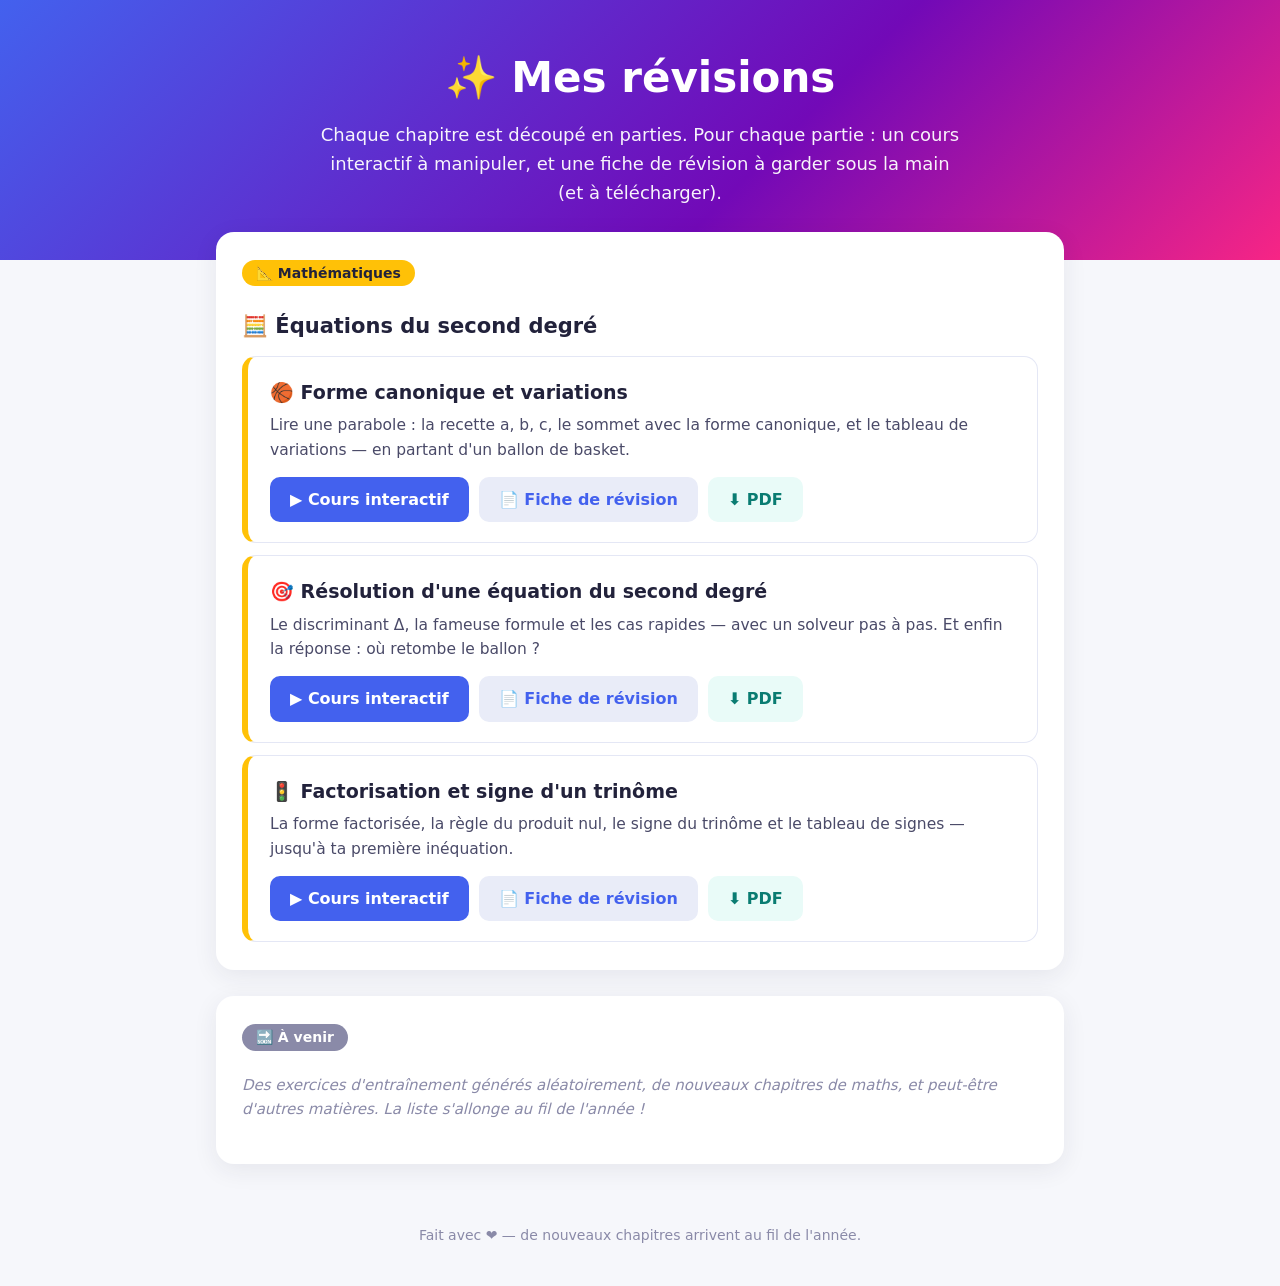
<file: index.html>
<!DOCTYPE html>
<html lang="fr">
<head>
<meta charset="UTF-8">
<meta name="viewport" content="width=device-width, initial-scale=1.0">
<title>Mes révisions</title>
<link rel="stylesheet" href="assets/site.css">
</head>
<body>

<header>
  <h1>✨ Mes révisions</h1>
  <p>Chaque chapitre est découpé en parties. Pour chaque partie : un cours interactif à manipuler, et une fiche de révision à garder sous la main (et à télécharger).</p>
</header>

<main id="contenu">
  <noscript><section><p>Active JavaScript pour voir la liste des chapitres.</p></section></noscript>
</main>

<footer>Fait avec ❤️ — de nouveaux chapitres arrivent au fil de l'année.</footer>

<script src="chapitres.js"></script>
<script>
"use strict";
const contenu = document.getElementById("contenu");
MATIERES.forEach(matiere => {
  const section = document.createElement("section");
  const chips = `<span class="chip" style="background:${matiere.couleur};color:${matiere.texte || "#fff"}">${matiere.emoji} ${matiere.nom}</span>`;
  const blocs = matiere.chapitres.map(chap => {
    const cartes = chap.parties.map(pt => `
    <div class="partie" style="border-left:6px solid ${matiere.couleur}">
      <h4>${pt.emoji} ${pt.titre}</h4>
      <p>${pt.description}</p>
      <div class="boutons">
        <a class="btn btn-cours" href="${pt.dossier}/cours.html">▶️ Cours interactif</a>
        <a class="btn btn-fiche" href="${pt.dossier}/fiche.html">📄 Fiche de révision</a>
        <a class="btn btn-pdf" href="${pt.dossier}/${pt.pdf}" download>⬇️ PDF</a>
      </div>
    </div>`).join("");
    return `<h3 class="chapitre-titre">${chap.emoji} ${chap.titre}</h3>` + cartes;
  }).join("");
  section.innerHTML = chips + blocs;
  contenu.appendChild(section);
});
const aVenir = document.createElement("section");
aVenir.innerHTML = `<span class="chip" style="background:#8a8aa8">🔜 À venir</span>
  <p class="a-venir">Des exercices d'entraînement générés aléatoirement, de nouveaux chapitres de maths, et peut-être d'autres matières. La liste s'allonge au fil de l'année !</p>`;
contenu.appendChild(aVenir);
</script>
</body>
</html>
</file>
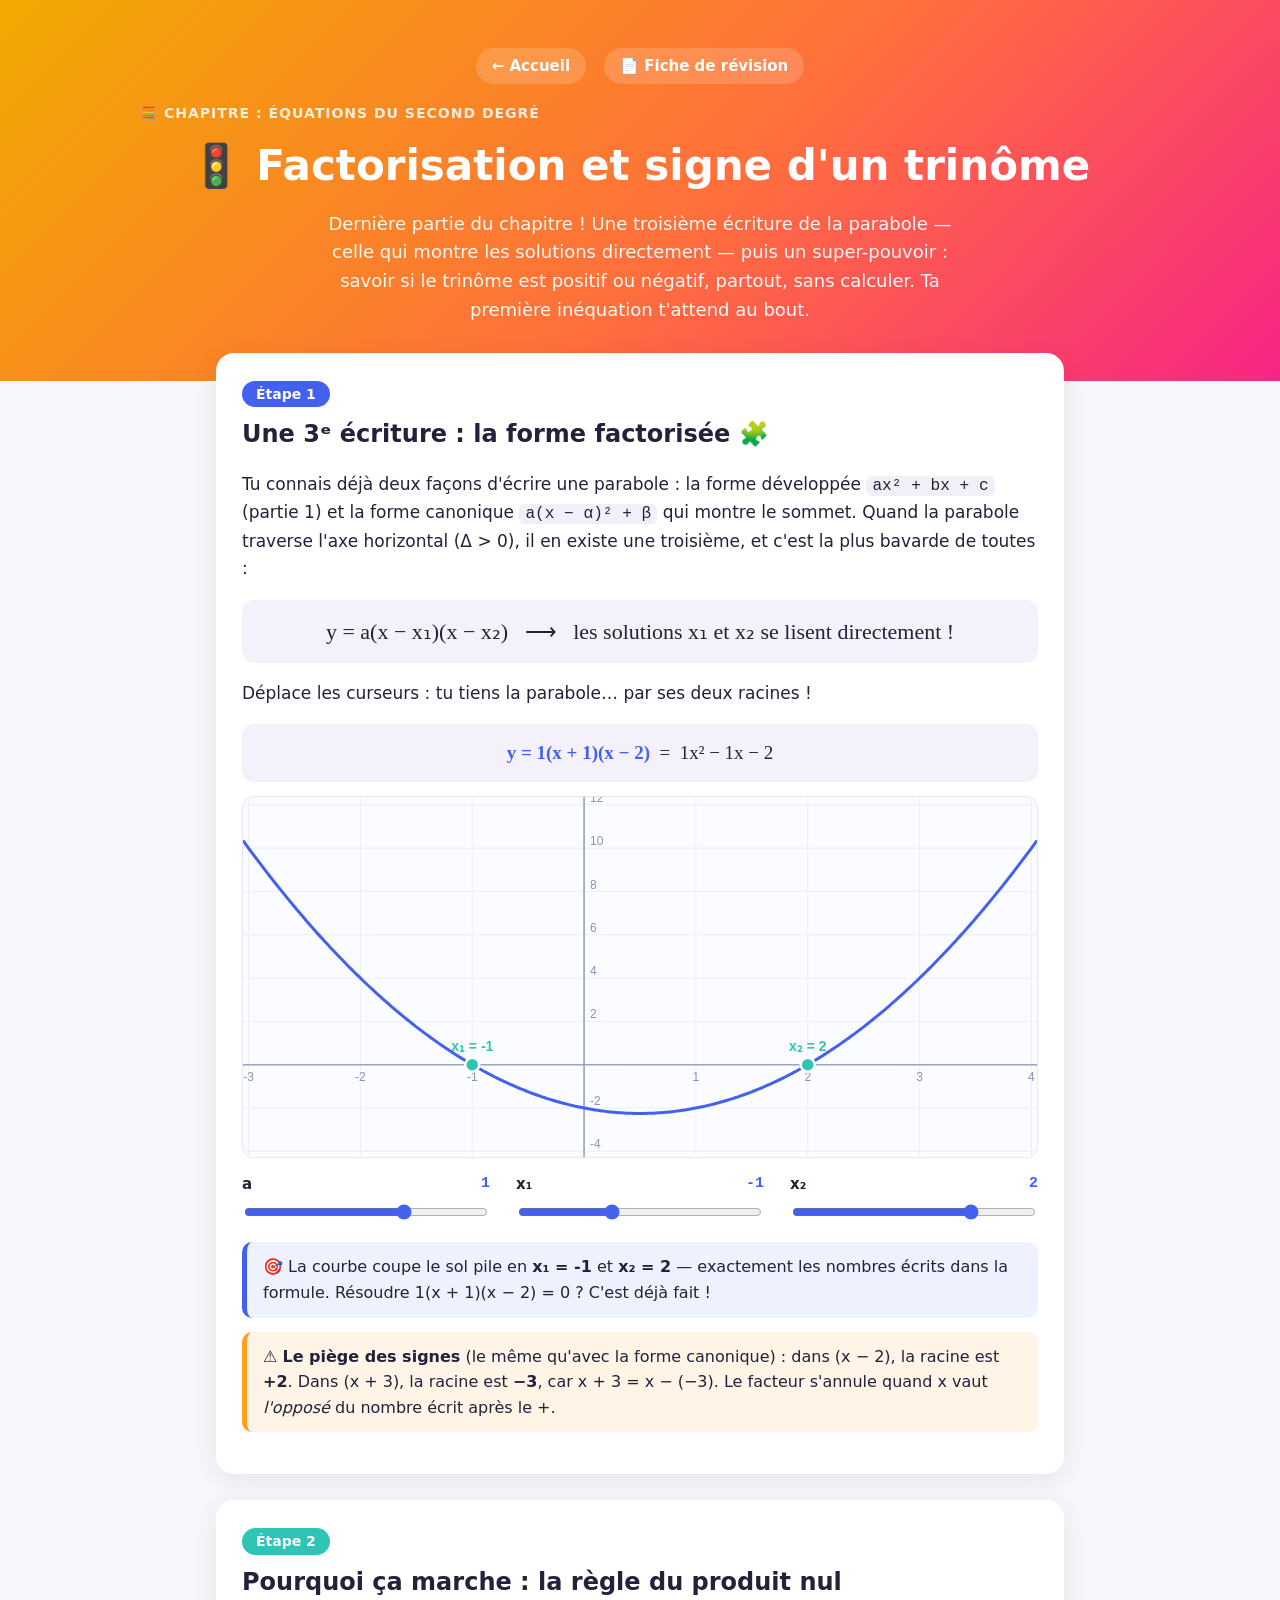
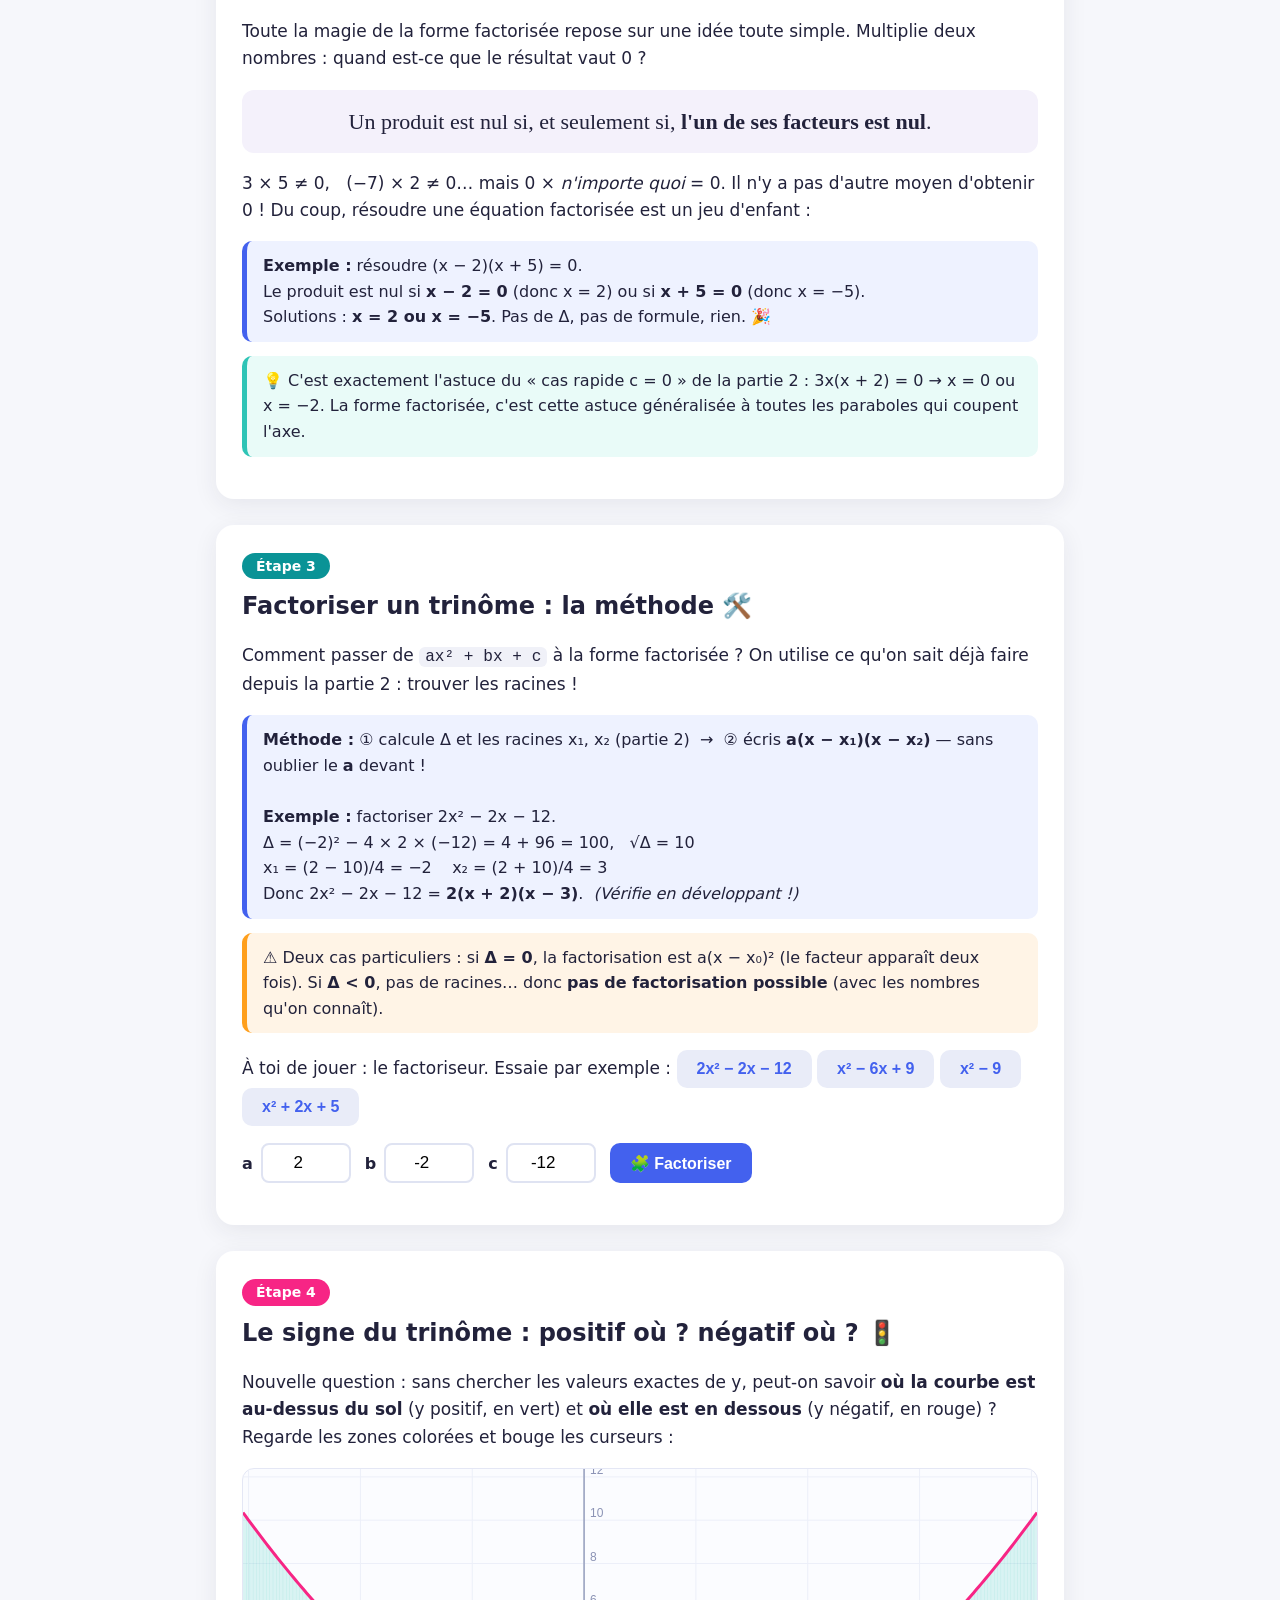
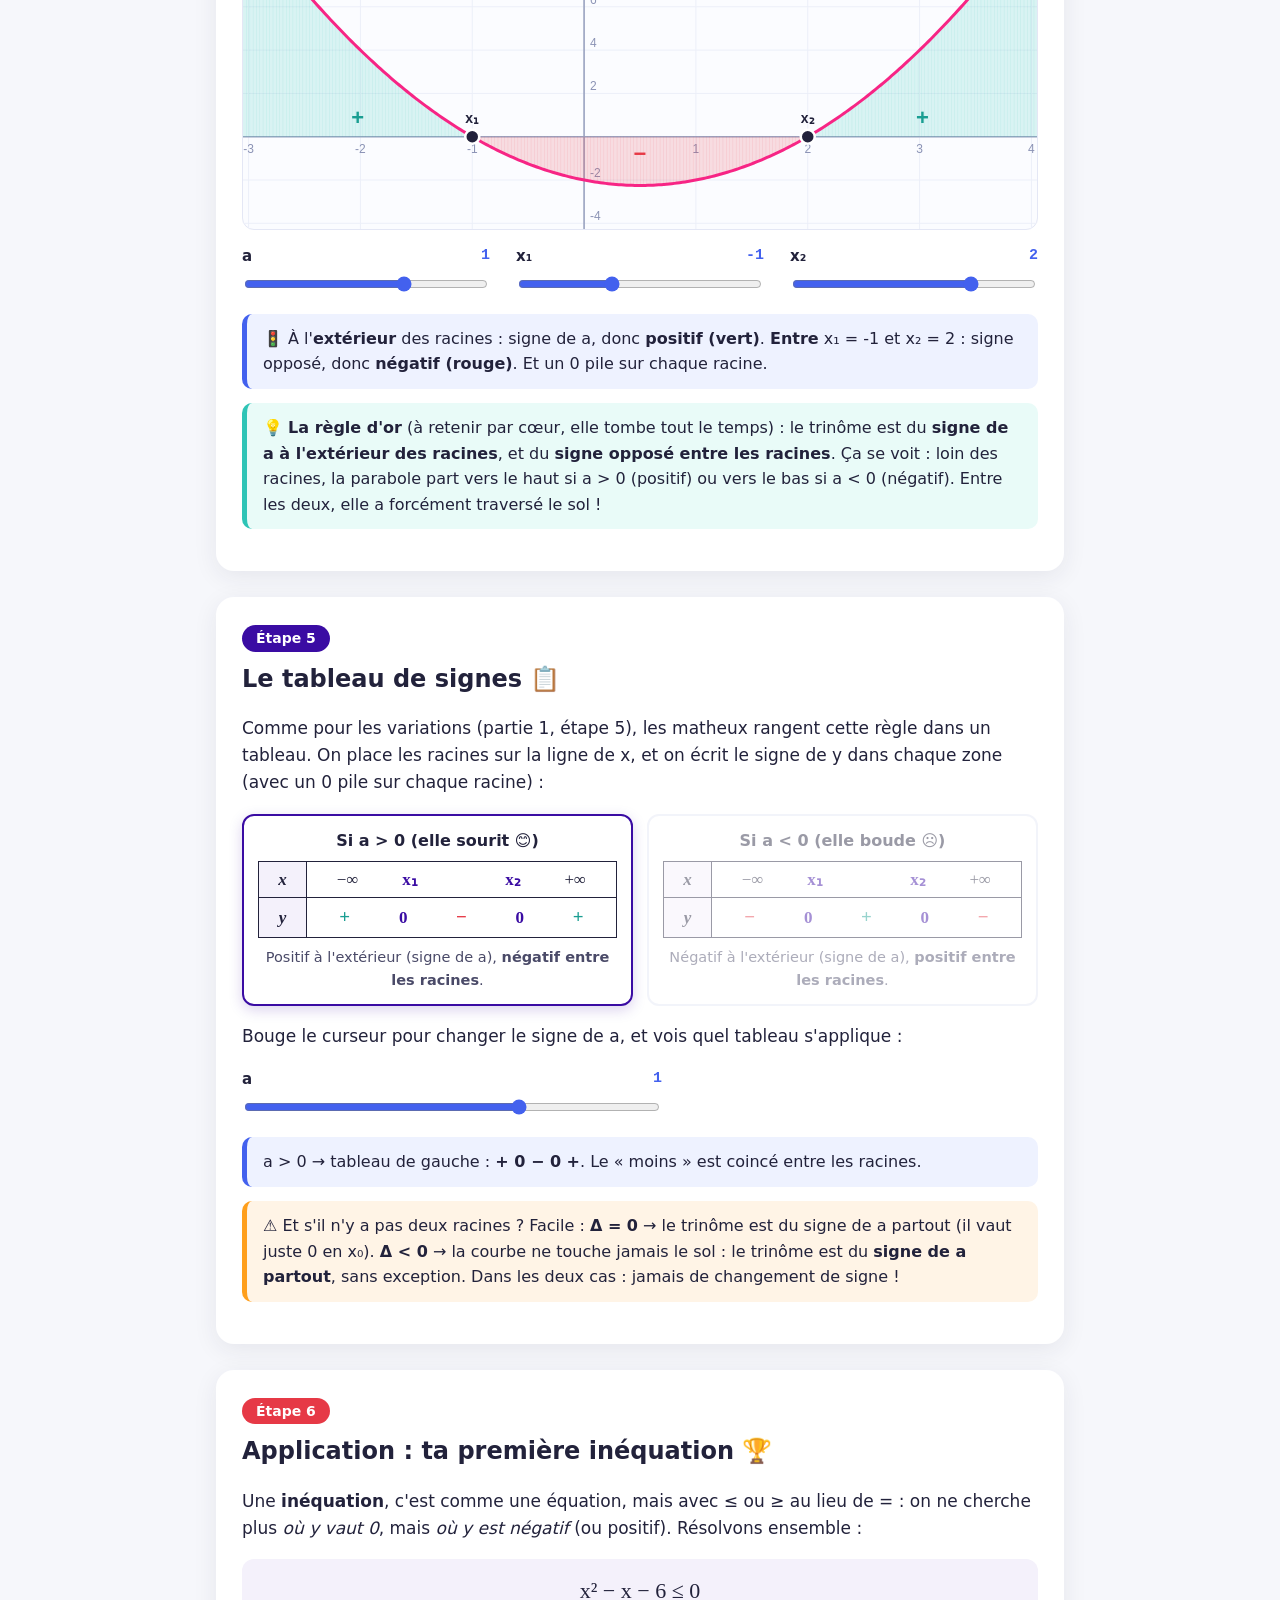
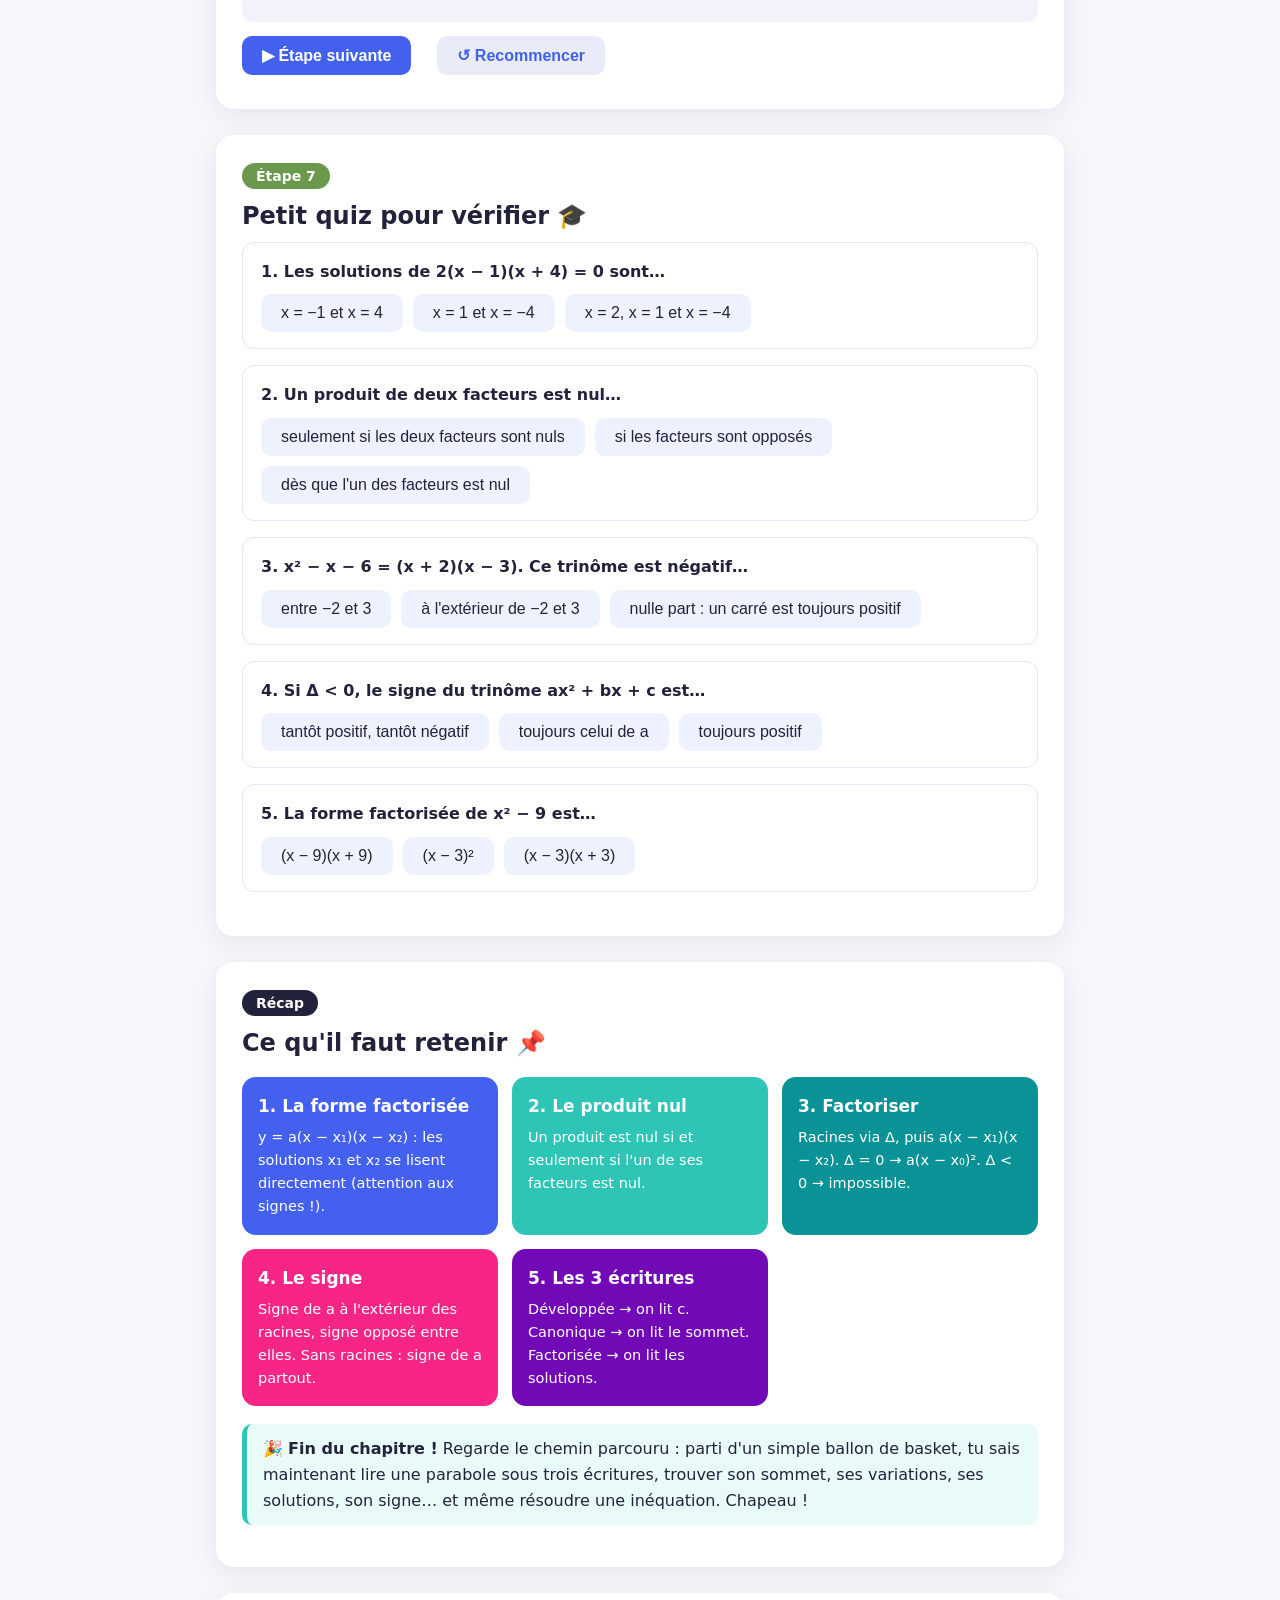
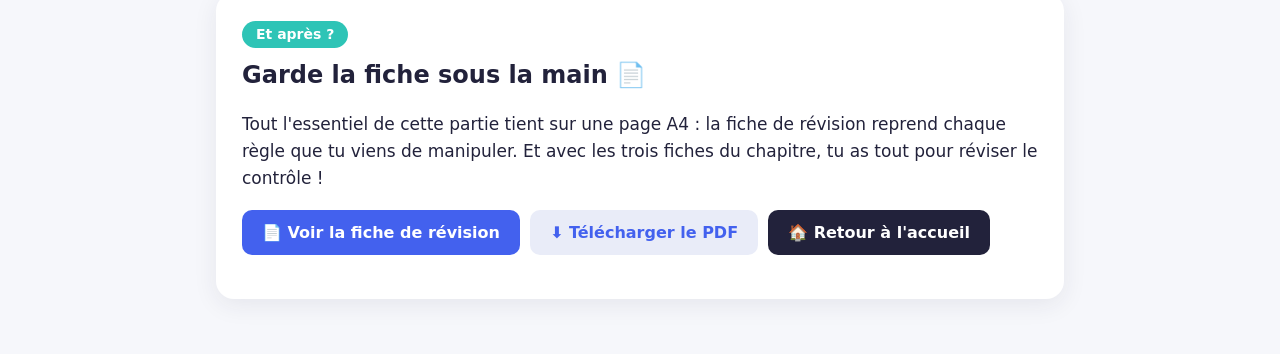
<file: maths/second-degre-factorisation/cours.html>
<!DOCTYPE html>
<html lang="fr">
<head>
<meta charset="UTF-8">
<meta name="viewport" content="width=device-width, initial-scale=1.0">
<title>Factorisation et signe — Équations du second degré</title>
<style>
  :root{
    --bleu:#4361ee; --violet:#7209b7; --rose:#f72585; --vert:#2ec4b6;
    --orange:#ff9f1c; --rouge:#e63946; --magenta:#b5179e; --fond:#f6f7fb; --encre:#22223b;
  }
  *{box-sizing:border-box;}
  body{margin:0;font-family:"Segoe UI",system-ui,-apple-system,sans-serif;background:var(--fond);color:var(--encre);line-height:1.6;}
  header{background:linear-gradient(135deg,#F2A900,#FF6F3C 55%,#f72585);color:#fff;padding:48px 20px 56px;text-align:center;}
  header h1{margin:0 0 10px;font-size:clamp(26px,4.5vw,42px);}
  header p{margin:0 auto;max-width:640px;font-size:18px;opacity:.95;}
  .nav-site{display:flex;gap:18px;justify-content:center;flex-wrap:wrap;margin-bottom:18px;font-size:15px;}
  .nav-site a{color:#fff;text-decoration:none;background:rgba(255,255,255,.16);border-radius:999px;padding:6px 16px;font-weight:600;}
  .nav-site a:hover{background:rgba(255,255,255,.3);}
  header .fil-chapitre{margin:0 0 8px;font-size:14px;font-weight:700;letter-spacing:1px;text-transform:uppercase;opacity:.85;}
  .btn-lien{display:inline-block;text-decoration:none;background:var(--bleu);color:#fff;border-radius:10px;padding:10px 20px;font-size:16px;font-weight:600;}
  .btn-lien.secondaire{background:#e9ecf8;color:var(--bleu);}
  main{max-width:880px;margin:-28px auto 60px;padding:0 16px;}
  section{background:#fff;border-radius:18px;padding:28px 26px;margin-bottom:26px;box-shadow:0 6px 24px rgba(34,34,59,.08);}
  h2{margin:0 0 6px;font-size:24px;}
  .chip{display:inline-block;background:var(--bleu);color:#fff;border-radius:999px;padding:2px 14px;font-size:14px;font-weight:600;margin-bottom:8px;}
  .s2 .chip{background:var(--vert);} .s3 .chip{background:#0a9396;} .s4 .chip{background:var(--rose);}
  .s5 .chip{background:#3a0ca3;} .s6 .chip{background:var(--rouge);} .s7 .chip{background:#6a994e;}
  canvas{width:100%;height:auto;background:#fbfcff;border:1px solid #e4e7f5;border-radius:12px;display:block;touch-action:none;}
  .controls{display:flex;flex-wrap:wrap;gap:14px 26px;margin:14px 0 6px;align-items:center;}
  .ctrl{display:flex;flex-direction:column;min-width:170px;flex:1;}
  .ctrl label{font-weight:600;font-size:15px;display:flex;justify-content:space-between;}
  .ctrl label span{font-family:ui-monospace,Consolas,monospace;color:var(--bleu);}
  input[type=range]{accent-color:var(--bleu);height:28px;}
  button{background:var(--bleu);color:#fff;border:none;border-radius:10px;padding:10px 20px;font-size:16px;font-weight:600;cursor:pointer;transition:transform .1s, box-shadow .2s;}
  button:hover{transform:translateY(-1px);box-shadow:0 4px 12px rgba(67,97,238,.4);}
  button.secondaire{background:#e9ecf8;color:var(--bleu);}
  .info{background:#eef2ff;border-left:5px solid var(--bleu);border-radius:10px;padding:12px 16px;margin:14px 0;}
  .astuce{background:#e9fbf8;border-left:5px solid var(--vert);border-radius:10px;padding:12px 16px;margin:14px 0;}
  .attention{background:#fff4e6;border-left:5px solid var(--orange);border-radius:10px;padding:12px 16px;margin:14px 0;}
  .formule{font-family:Georgia,"Times New Roman",serif;font-size:22px;text-align:center;background:#f4f1fb;border-radius:12px;padding:14px;margin:14px 0;}
  .etapes{list-style:none;padding:0;margin:10px 0;}
  .etapes li{background:#f8f9fe;border:1px solid #e4e7f5;border-radius:10px;padding:12px 16px;margin-bottom:10px;display:none;}
  .etapes li.visible{display:block;animation:pop .35s ease;}
  @keyframes pop{from{opacity:0;transform:translateY(8px);}to{opacity:1;transform:none;}}
  .grille-inputs{display:flex;gap:14px;flex-wrap:wrap;margin:12px 0;}
  .grille-inputs label{font-weight:700;display:flex;align-items:center;gap:8px;}
  .grille-inputs input{width:90px;padding:8px;font-size:17px;border:2px solid #dfe3f2;border-radius:8px;text-align:center;}
  .resultat-solveur{margin-top:14px;}
  .quiz-q{border:1px solid #e4e7f5;border-radius:12px;padding:16px 18px;margin-bottom:16px;}
  .quiz-q p{margin:0 0 10px;font-weight:600;}
  .quiz-opts{display:flex;flex-wrap:wrap;gap:10px;}
  .quiz-opts button{background:#eef2ff;color:var(--encre);font-weight:500;}
  .quiz-opts button.bon{background:#d8f3dc;color:#1b4332;font-weight:700;}
  .quiz-opts button.mauvais{background:#ffe0e3;color:#9d0208;}
  .quiz-expl{display:none;margin-top:10px;font-size:15px;background:#f8f9fe;border-radius:8px;padding:10px 14px;}
  .cartes{display:grid;grid-template-columns:repeat(auto-fit,minmax(230px,1fr));gap:14px;margin-top:14px;}
  .carte{border-radius:14px;padding:16px;color:#fff;}
  .carte h3{margin:0 0 6px;font-size:17px;}
  .carte p{margin:0;font-size:14.5px;}
  .lecture{font-size:17px;}
  code{background:#f0f1f8;border-radius:6px;padding:1px 6px;font-size:.95em;}
  /* Tableaux de signes (étape 5) — même style que les tableaux de variations de la partie 1 */
  .tabvars{display:grid;grid-template-columns:repeat(auto-fit,minmax(250px,1fr));gap:14px;margin:14px 0;}
  .tabvar{border:2px solid #e4e7f5;border-radius:12px;padding:12px 14px;transition:border-color .2s, box-shadow .2s, opacity .2s;}
  .tabvar h3{margin:0 0 8px;font-size:16px;text-align:center;}
  .tabvar.actif{border-color:#3a0ca3;box-shadow:0 4px 14px rgba(58,12,163,.18);}
  .tabvar.efface{opacity:.45;}
  .tabvar table{width:100%;border-collapse:collapse;font-family:Georgia,"Times New Roman",serif;font-size:17px;}
  .tabvar th,.tabvar td{border:1.5px solid var(--encre);padding:4px 8px;text-align:center;}
  .tabvar th{font-style:italic;width:48px;background:#f4f1fb;}
  .tabvar .tv-flex{display:flex;justify-content:space-around;align-items:center;}
  .tabvar .tv-flex .plus{color:#1a9e92;font-weight:800;font-size:19px;}
  .tabvar .tv-flex .moins{color:#e63946;font-weight:800;font-size:19px;}
  .tabvar .tv-flex .val{font-size:17px;font-weight:700;color:#3a0ca3;}
  .tabvar .tv-legende{margin:8px 0 0;font-size:14.5px;color:#4a4a68;text-align:center;}
</style>
</head>
<body>

<header>
  <nav class="nav-site">
    <a href="../../index.html">← Accueil</a>
    <a href="fiche.html">📄 Fiche de révision</a>
  </nav>
  <p class="fil-chapitre">🧮 Chapitre : Équations du second degré</p>
  <h1>🚦 Factorisation et signe d'un trinôme</h1>
  <p>Dernière partie du chapitre ! Une troisième écriture de la parabole — celle qui montre les solutions directement — puis un super-pouvoir : savoir si le trinôme est positif ou négatif, partout, sans calculer. Ta première inéquation t'attend au bout.</p>
</header>

<main>

<!-- ================= SECTION 1 : LA FORME FACTORISEE ================= -->
<section class="s1">
  <span class="chip">Étape 1</span>
  <h2>Une 3ᵉ écriture : la forme factorisée 🧩</h2>
  <p class="lecture">Tu connais déjà deux façons d'écrire une parabole : la forme développée <code>ax² + bx + c</code> (partie 1) et la forme canonique <code>a(x − α)² + β</code> qui montre le sommet. Quand la parabole traverse l'axe horizontal (Δ &gt; 0), il en existe une troisième, et c'est la plus bavarde de toutes :</p>
  <div class="formule">y = a(x − x₁)(x − x₂) &nbsp;&nbsp;⟶&nbsp;&nbsp; les solutions x₁ et x₂ se lisent directement !</div>
  <p class="lecture">Déplace les curseurs : tu tiens la parabole… par ses deux racines !</p>
  <div class="formule" id="eqFact" style="font-size:19px"></div>
  <canvas id="cvFact" height="360"></canvas>
  <div class="controls">
    <div class="ctrl"><label>a <span id="valFa">1</span></label><input type="range" id="sFa" min="-3" max="3" step="0.1" value="1"></div>
    <div class="ctrl"><label>x₁ <span id="valFx1">-1</span></label><input type="range" id="sFx1" min="-4" max="4" step="0.5" value="-1"></div>
    <div class="ctrl"><label>x₂ <span id="valFx2">2</span></label><input type="range" id="sFx2" min="-4" max="4" step="0.5" value="2"></div>
  </div>
  <div id="commentFact" class="info"></div>
  <div class="attention">⚠️ <b>Le piège des signes</b> (le même qu'avec la forme canonique) : dans (x − 2), la racine est <b>+2</b>. Dans (x + 3), la racine est <b>−3</b>, car x + 3 = x − (−3). Le facteur s'annule quand x vaut <i>l'opposé</i> du nombre écrit après le +.</div>
</section>

<!-- ================= SECTION 2 : PRODUIT NUL ================= -->
<section class="s2">
  <span class="chip">Étape 2</span>
  <h2>Pourquoi ça marche : la règle du produit nul</h2>
  <p class="lecture">Toute la magie de la forme factorisée repose sur une idée toute simple. Multiplie deux nombres : quand est-ce que le résultat vaut 0 ?</p>
  <div class="formule">Un produit est nul si, et seulement si, <b>l'un de ses facteurs est nul</b>.</div>
  <p class="lecture">3 × 5 ≠ 0, &nbsp; (−7) × 2 ≠ 0… mais 0 × <i>n'importe quoi</i> = 0. Il n'y a pas d'autre moyen d'obtenir 0 ! Du coup, résoudre une équation factorisée est un jeu d'enfant :</p>
  <div class="info">
    <b>Exemple :</b> résoudre (x − 2)(x + 5) = 0.<br>
    Le produit est nul si <b>x − 2 = 0</b> (donc x = 2) ou si <b>x + 5 = 0</b> (donc x = −5).<br>
    Solutions : <b>x = 2 ou x = −5</b>. Pas de Δ, pas de formule, rien. 🎉
  </div>
  <div class="astuce">💡 C'est exactement l'astuce du « cas rapide c = 0 » de la partie 2 : 3x(x + 2) = 0 → x = 0 ou x = −2. La forme factorisée, c'est cette astuce généralisée à toutes les paraboles qui coupent l'axe.</div>
</section>

<!-- ================= SECTION 3 : FACTORISER ================= -->
<section class="s3">
  <span class="chip">Étape 3</span>
  <h2>Factoriser un trinôme : la méthode 🛠️</h2>
  <p class="lecture">Comment passer de <code>ax² + bx + c</code> à la forme factorisée ? On utilise ce qu'on sait déjà faire depuis la partie 2 : trouver les racines !</p>
  <div class="info">
    <b>Méthode :</b> ① calcule Δ et les racines x₁, x₂ (partie 2) &nbsp;→&nbsp; ② écris <b>a(x − x₁)(x − x₂)</b> — sans oublier le <b>a</b> devant !<br><br>
    <b>Exemple :</b> factoriser 2x² − 2x − 12.<br>
    Δ = (−2)² − 4 × 2 × (−12) = 4 + 96 = 100, &nbsp; √Δ = 10<br>
    x₁ = (2 − 10)/4 = −2 &nbsp;&nbsp; x₂ = (2 + 10)/4 = 3<br>
    Donc 2x² − 2x − 12 = <b>2(x + 2)(x − 3)</b>. &nbsp;<i>(Vérifie en développant !)</i>
  </div>
  <div class="attention">⚠️ Deux cas particuliers : si <b>Δ = 0</b>, la factorisation est a(x − x₀)² (le facteur apparaît deux fois). Si <b>Δ &lt; 0</b>, pas de racines… donc <b>pas de factorisation possible</b> (avec les nombres qu'on connaît).</div>
  <p class="lecture">À toi de jouer : le factoriseur. Essaie par exemple : <button class="secondaire exemple-btn" data-abc="2,-2,-12">2x² − 2x − 12</button> <button class="secondaire exemple-btn" data-abc="1,-6,9">x² − 6x + 9</button> <button class="secondaire exemple-btn" data-abc="1,0,-9">x² − 9</button> <button class="secondaire exemple-btn" data-abc="1,2,5">x² + 2x + 5</button></p>
  <div class="grille-inputs">
    <label>a <input type="number" id="inFa" value="2" step="any"></label>
    <label>b <input type="number" id="inFb" value="-2" step="any"></label>
    <label>c <input type="number" id="inFc" value="-12" step="any"></label>
    <button id="btnFactoriser">🧩 Factoriser</button>
  </div>
  <div id="resFactor" class="resultat-solveur"></div>
  <canvas id="cvFactoriseur" height="340" style="display:none;margin-top:12px"></canvas>
</section>

<!-- ================= SECTION 4 : LE SIGNE ================= -->
<section class="s4">
  <span class="chip">Étape 4</span>
  <h2>Le signe du trinôme : positif où ? négatif où ? 🚦</h2>
  <p class="lecture">Nouvelle question : sans chercher les valeurs exactes de y, peut-on savoir <b>où la courbe est au-dessus du sol</b> (y positif, en vert) et <b>où elle est en dessous</b> (y négatif, en rouge) ? Regarde les zones colorées et bouge les curseurs :</p>
  <canvas id="cvSigne" height="360"></canvas>
  <div class="controls">
    <div class="ctrl"><label>a <span id="valSa">1</span></label><input type="range" id="sSa" min="-3" max="3" step="0.1" value="1"></div>
    <div class="ctrl"><label>x₁ <span id="valSx1">-1</span></label><input type="range" id="sSx1" min="-4" max="4" step="0.5" value="-1"></div>
    <div class="ctrl"><label>x₂ <span id="valSx2">2</span></label><input type="range" id="sSx2" min="-4" max="4" step="0.5" value="2"></div>
  </div>
  <div id="commentSigne" class="info"></div>
  <div class="astuce">💡 <b>La règle d'or</b> (à retenir par cœur, elle tombe tout le temps) : le trinôme est du <b>signe de a à l'extérieur des racines</b>, et du <b>signe opposé entre les racines</b>. Ça se voit : loin des racines, la parabole part vers le haut si a &gt; 0 (positif) ou vers le bas si a &lt; 0 (négatif). Entre les deux, elle a forcément traversé le sol !</div>
</section>

<!-- ================= SECTION 5 : LE TABLEAU DE SIGNES ================= -->
<section class="s5">
  <span class="chip">Étape 5</span>
  <h2>Le tableau de signes 📋</h2>
  <p class="lecture">Comme pour les variations (partie 1, étape 5), les matheux rangent cette règle dans un tableau. On place les racines sur la ligne de x, et on écrit le signe de y dans chaque zone (avec un 0 pile sur chaque racine) :</p>
  <div class="tabvars">
    <div class="tabvar" id="tabsignePos">
      <h3>Si a &gt; 0 (elle sourit 😊)</h3>
      <table>
        <tr><th>x</th><td><div class="tv-flex"><span>−∞</span><span class="val">x₁</span><span></span><span class="val">x₂</span><span>+∞</span></div></td></tr>
        <tr><th>y</th><td><div class="tv-flex"><span class="plus">+</span><span class="val">0</span><span class="moins">−</span><span class="val">0</span><span class="plus">+</span></div></td></tr>
      </table>
      <p class="tv-legende">Positif à l'extérieur (signe de a), <b>négatif entre les racines</b>.</p>
    </div>
    <div class="tabvar" id="tabsigneNeg">
      <h3>Si a &lt; 0 (elle boude ☹️)</h3>
      <table>
        <tr><th>x</th><td><div class="tv-flex"><span>−∞</span><span class="val">x₁</span><span></span><span class="val">x₂</span><span>+∞</span></div></td></tr>
        <tr><th>y</th><td><div class="tv-flex"><span class="moins">−</span><span class="val">0</span><span class="plus">+</span><span class="val">0</span><span class="moins">−</span></div></td></tr>
      </table>
      <p class="tv-legende">Négatif à l'extérieur (signe de a), <b>positif entre les racines</b>.</p>
    </div>
  </div>
  <p class="lecture">Bouge le curseur pour changer le signe de a, et vois quel tableau s'applique :</p>
  <div class="controls">
    <div class="ctrl" style="max-width:420px">
      <label>a <span id="valATab">1</span></label>
      <input type="range" id="sTab" min="-3" max="3" step="0.1" value="1">
    </div>
  </div>
  <div id="commentTab" class="info"></div>
  <div class="attention">⚠️ Et s'il n'y a pas deux racines ? Facile : <b>Δ = 0</b> → le trinôme est du signe de a partout (il vaut juste 0 en x₀). <b>Δ &lt; 0</b> → la courbe ne touche jamais le sol : le trinôme est du <b>signe de a partout</b>, sans exception. Dans les deux cas : jamais de changement de signe !</div>
</section>

<!-- ================= SECTION 6 : L'INEQUATION ================= -->
<section class="s6">
  <span class="chip">Étape 6</span>
  <h2>Application : ta première inéquation 🏆</h2>
  <p class="lecture">Une <b>inéquation</b>, c'est comme une équation, mais avec ≤ ou ≥ au lieu de = : on ne cherche plus <i>où y vaut 0</i>, mais <i>où y est négatif</i> (ou positif). Résolvons ensemble :</p>
  <div class="formule">x² − x − 6 ≤ 0</div>
  <ol class="etapes" id="etapesIneq">
    <li><b>Étape 1 — On traduit.</b><br>On cherche tous les x pour lesquels y = x² − x − 6 est <b>négatif ou nul</b> : les endroits où la parabole est <b>au niveau du sol ou en dessous</b>.</li>
    <li><b>Étape 2 — On trouve les racines.</b><br>Bonne nouvelle : on les connaît déjà (c'est l'exemple de la partie 2) ! Δ = 25, x₁ = −2 et x₂ = 3. Donc x² − x − 6 = (x + 2)(x − 3).</li>
    <li><b>Étape 3 — On applique la règle du signe.</b><br>Ici a = 1 &gt; 0 : le trinôme est <b>positif à l'extérieur</b> des racines, <b>négatif entre</b> elles. C'est donc <i>entre</i> −2 et 3 que y ≤ 0.</li>
    <li><b>Étape 4 — On conclut (et on regarde ! 👇)</b><br>Les solutions sont tous les x de −2 à 3, bornes comprises (car en −2 et 3, y = 0, et « ≤ 0 » accepte le 0). On écrit : <b>S = [−2 ; 3]</b>.</li>
  </ol>
  <div class="controls">
    <button id="btnEtapeIneq">▶ Étape suivante</button>
    <button id="btnResetIneq" class="secondaire">↺ Recommencer</button>
  </div>
  <canvas id="cvIneq" height="340" style="display:none;margin-top:10px"></canvas>
  <div class="astuce" id="astuceIneq" style="display:none">💡 Remarque la nouveauté : la solution d'une équation, c'est <b>quelques nombres</b> (x = −2 ou x = 3). La solution d'une inéquation, c'est <b>tout un intervalle</b> — une infinité de nombres d'un coup ! Si l'inéquation avait été « ≥ 0 », on aurait pris l'extérieur : S = ]−∞ ; −2] ∪ [3 ; +∞[.</div>
</section>

<!-- ================= SECTION 7 : QUIZ ================= -->
<section class="s7">
  <span class="chip">Étape 7</span>
  <h2>Petit quiz pour vérifier 🎓</h2>

  <div class="quiz-q" data-bonne="1">
    <p>1. Les solutions de 2(x − 1)(x + 4) = 0 sont…</p>
    <div class="quiz-opts">
      <button>x = −1 et x = 4</button>
      <button>x = 1 et x = −4</button>
      <button>x = 2, x = 1 et x = −4</button>
    </div>
    <div class="quiz-expl">✅ (x − 1) s'annule pour x = 1, (x + 4) s'annule pour x = −4. Le piège : inverser les signes ! (Et le 2 devant n'est jamais nul, il ne donne pas de solution.)</div>
  </div>

  <div class="quiz-q" data-bonne="2">
    <p>2. Un produit de deux facteurs est nul…</p>
    <div class="quiz-opts">
      <button>seulement si les deux facteurs sont nuls</button>
      <button>si les facteurs sont opposés</button>
      <button>dès que l'un des facteurs est nul</button>
    </div>
    <div class="quiz-expl">✅ 0 × n'importe quoi = 0 : un seul facteur nul suffit. Et c'est le seul moyen d'obtenir 0 avec une multiplication.</div>
  </div>

  <div class="quiz-q" data-bonne="0">
    <p>3. x² − x − 6 = (x + 2)(x − 3). Ce trinôme est négatif…</p>
    <div class="quiz-opts">
      <button>entre −2 et 3</button>
      <button>à l'extérieur de −2 et 3</button>
      <button>nulle part : un carré est toujours positif</button>
    </div>
    <div class="quiz-expl">✅ a = 1 &gt; 0, donc signe de a (positif) à l'extérieur des racines, négatif <b>entre</b> −2 et 3. (Attention : c'est le trinôme entier qui compte, pas juste le x² !)</div>
  </div>

  <div class="quiz-q" data-bonne="1">
    <p>4. Si Δ &lt; 0, le signe du trinôme ax² + bx + c est…</p>
    <div class="quiz-opts">
      <button>tantôt positif, tantôt négatif</button>
      <button>toujours celui de a</button>
      <button>toujours positif</button>
    </div>
    <div class="quiz-expl">✅ Δ &lt; 0 : la parabole ne traverse jamais le sol, donc elle reste entièrement du même côté — celui indiqué par a (en haut si a &gt; 0, en bas si a &lt; 0).</div>
  </div>

  <div class="quiz-q" data-bonne="2">
    <p>5. La forme factorisée de x² − 9 est…</p>
    <div class="quiz-opts">
      <button>(x − 9)(x + 9)</button>
      <button>(x − 3)²</button>
      <button>(x − 3)(x + 3)</button>
    </div>
    <div class="quiz-expl">✅ Les racines de x² − 9 = 0 sont x = 3 et x = −3 (cas rapide b = 0 !), donc x² − 9 = (x − 3)(x + 3). Tu la reconnais peut-être : c'est l'identité remarquable a² − b².</div>
  </div>
</section>

<!-- ================= RECAP ================= -->
<section>
  <span class="chip" style="background:var(--encre)">Récap</span>
  <h2>Ce qu'il faut retenir 📌</h2>
  <div class="cartes">
    <div class="carte" style="background:var(--bleu)"><h3>1. La forme factorisée</h3><p>y = a(x − x₁)(x − x₂) : les solutions x₁ et x₂ se lisent directement (attention aux signes !).</p></div>
    <div class="carte" style="background:var(--vert)"><h3>2. Le produit nul</h3><p>Un produit est nul si et seulement si l'un de ses facteurs est nul.</p></div>
    <div class="carte" style="background:#0a9396"><h3>3. Factoriser</h3><p>Racines via Δ, puis a(x − x₁)(x − x₂). Δ = 0 → a(x − x₀)². Δ &lt; 0 → impossible.</p></div>
    <div class="carte" style="background:var(--rose)"><h3>4. Le signe</h3><p>Signe de a à l'extérieur des racines, signe opposé entre elles. Sans racines : signe de a partout.</p></div>
    <div class="carte" style="background:var(--violet)"><h3>5. Les 3 écritures</h3><p>Développée → on lit c. Canonique → on lit le sommet. Factorisée → on lit les solutions.</p></div>
  </div>
  <div class="astuce" style="margin-top:18px">🎉 <b>Fin du chapitre !</b> Regarde le chemin parcouru : parti d'un simple ballon de basket, tu sais maintenant lire une parabole sous trois écritures, trouver son sommet, ses variations, ses solutions, son signe… et même résoudre une inéquation. Chapeau !</div>
</section>

<!-- ================= FICHE ================= -->
<section>
  <span class="chip" style="background:var(--vert)">Et après ?</span>
  <h2>Garde la fiche sous la main 📄</h2>
  <p class="lecture">Tout l'essentiel de cette partie tient sur une page A4 : la fiche de révision reprend chaque règle que tu viens de manipuler. Et avec les trois fiches du chapitre, tu as tout pour réviser le contrôle !</p>
  <p style="display:flex;flex-wrap:wrap;gap:10px;margin-top:14px">
    <a class="btn-lien" href="fiche.html">📄 Voir la fiche de révision</a>
    <a class="btn-lien secondaire" href="maths-second-degre-factorisation-fiche.pdf" download>⬇️ Télécharger le PDF</a>
    <a class="btn-lien" style="background:var(--encre)" href="../../index.html">🏠 Retour à l'accueil</a>
  </p>
</section>

</main>

<script>
"use strict";
/* ---------- Petit moteur de tracé ---------- */
function creerPlot(canvas, xmin, xmax, ymin, ymax){
  const dpr = window.devicePixelRatio || 1;
  // Hauteur CSS mémorisée UNE SEULE FOIS : affecter canvas.height réécrit
  // l'attribut "height", il ne faut donc jamais le relire ensuite.
  const cssH = parseInt(canvas.getAttribute("height"),10) || 340;
  function dims(){
    const w = canvas.clientWidth || 800;
    if(canvas.width !== Math.round(w*dpr) || canvas.height !== Math.round(cssH*dpr)){
      canvas.width = Math.round(w*dpr); canvas.height = Math.round(cssH*dpr);
    }
    return {w, h: cssH};
  }
  const p = {xmin, xmax, ymin, ymax};
  p.ctx = canvas.getContext("2d");
  p.X = x => { const {w} = dims(); return (x - p.xmin) / (p.xmax - p.xmin) * w; };
  p.Y = y => cssH - (y - p.ymin) / (p.ymax - p.ymin) * cssH;
  p.debut = function(){
    const {w,h} = dims();
    const c = p.ctx;
    c.setTransform(dpr,0,0,dpr,0,0);
    c.clearRect(0,0,w,h);
    // grille (pas adaptatif : 1, 2, 5, 10…)
    const pasX = pasGrille(p.xmax - p.xmin), pasY = pasGrille(p.ymax - p.ymin);
    c.strokeStyle = "#eceff9"; c.lineWidth = 1;
    for(let x = Math.ceil(p.xmin/pasX)*pasX; x <= p.xmax; x += pasX){ c.beginPath(); c.moveTo(p.X(x),0); c.lineTo(p.X(x),h); c.stroke(); }
    for(let y = Math.ceil(p.ymin/pasY)*pasY; y <= p.ymax; y += pasY){ c.beginPath(); c.moveTo(0,p.Y(y)); c.lineTo(w,p.Y(y)); c.stroke(); }
    // axes
    c.strokeStyle = "#9aa3c0"; c.lineWidth = 1.6;
    c.beginPath(); c.moveTo(0,p.Y(0)); c.lineTo(w,p.Y(0)); c.stroke();
    c.beginPath(); c.moveTo(p.X(0),0); c.lineTo(p.X(0),h); c.stroke();
    // graduations
    c.fillStyle = "#8b93b5"; c.font = "12px sans-serif"; c.textAlign="center";
    const yLab = Math.min(h-4, Math.max(12, p.Y(0)+16));
    for(let x = Math.ceil(p.xmin/pasX)*pasX; x <= p.xmax; x += pasX){
      if(Math.abs(x) > pasX/2) c.fillText(fmt(x), p.X(x), yLab);
    }
    c.textAlign = "left";
    for(let y = Math.ceil(p.ymin/pasY)*pasY; y <= p.ymax; y += pasY){
      if(Math.abs(y) > pasY/2 && p.X(0) > -20 && p.X(0) < w - 30) c.fillText(fmt(y), Math.max(4, p.X(0)+6), p.Y(y)-3);
    }
    return c;
  };
  p.courbe = function(f, couleur, epaisseur){
    const c = p.ctx; c.strokeStyle = couleur; c.lineWidth = epaisseur || 3;
    c.beginPath(); let premier = true;
    const n = 300;
    for(let i=0;i<=n;i++){
      const x = p.xmin + (p.xmax-p.xmin)*i/n;
      const y = f(x);
      if(!isFinite(y)) { premier = true; continue; }
      const px = p.X(x), py = p.Y(y);
      if(premier){ c.moveTo(px,py); premier=false; } else c.lineTo(px,py);
    }
    c.stroke();
  };
  p.point = function(x,y,couleur,label,dy){
    const c = p.ctx;
    c.fillStyle = couleur;
    c.beginPath(); c.arc(p.X(x),p.Y(y),7,0,Math.PI*2); c.fill();
    c.strokeStyle="#fff"; c.lineWidth=2.5; c.stroke();
    if(label){
      c.fillStyle = couleur; c.font="bold 14px sans-serif"; c.textAlign="center";
      c.fillText(label, p.X(x), p.Y(y) + (dy || -14));
    }
  };
  p.pointilles = function(x,y,couleur){
    const c = p.ctx;
    c.strokeStyle = couleur; c.lineWidth = 1.5; c.setLineDash([5,5]);
    c.beginPath(); c.moveTo(p.X(x),p.Y(0)); c.lineTo(p.X(x),p.Y(y)); c.lineTo(p.X(0),p.Y(y)); c.stroke();
    c.setLineDash([]);
  };
  /* Zones colorées entre la courbe et l'axe horizontal :
     vert là où f(x) > 0, rouge là où f(x) < 0 (bandes verticales fines). */
  p.ombrerSigne = function(f){
    const c = p.ctx;
    const n = 240;
    const y0 = p.Y(0);
    for(let i=0;i<n;i++){
      const xg = p.xmin + (p.xmax-p.xmin)*i/n;
      const xd = p.xmin + (p.xmax-p.xmin)*(i+1)/n;
      const y = f((xg+xd)/2);
      if(Math.abs(y) < 1e-9) continue;
      const py = p.Y(y);
      c.fillStyle = y > 0 ? "rgba(46,196,182,.16)" : "rgba(230,57,70,.16)";
      c.fillRect(p.X(xg), Math.min(y0,py), p.X(xd)-p.X(xg)+0.5, Math.abs(py-y0));
    }
  };
  return p;
}
const fmt = n => (Math.round(n*100)/100).toString().replace(".", ",");

/* Pas de grille "propre" : 0,5 / 1 / 2 / 5 / 10 / 20… selon l'étendue */
function pasGrille(etendue){
  const brut = etendue / 9;
  const puiss = Math.pow(10, Math.floor(Math.log10(brut)));
  for(const m of [1, 2, 5, 10]) if(brut <= m*puiss) return m*puiss;
  return 10*puiss;
}

/* Cadre automatique : garantit que sommet, racines, axe horizontal
   (et le point (0,c) si inclureZero) sont toujours visibles */
function cadreParabole(a, b, c, inclureZero){
  const f = x => a*x*x + b*x + c;
  if(Math.abs(a) < 0.05){ // quasi-droite
    const xmin = -6, xmax = 6;
    const ys = [f(xmin), f(xmax), 0];
    return {xmin, xmax, ymin: Math.min(...ys)-1.5, ymax: Math.max(...ys)+1.5};
  }
  const xs = -b/(2*a), ysom = f(xs);
  const delta = b*b - 4*a*c;
  let xmin, xmax;
  if(delta > 0){
    const r = Math.sqrt(delta);
    const lo = Math.min((-b-r)/(2*a), (-b+r)/(2*a));
    const hi = Math.max((-b-r)/(2*a), (-b+r)/(2*a));
    const marge = (hi-lo)*0.35 + 1;
    xmin = lo - marge; xmax = hi + marge;
  } else {
    const demi = Math.max(2.5, Math.sqrt(Math.abs(6/a)));
    xmin = xs - demi; xmax = xs + demi;
  }
  if(inclureZero){ xmin = Math.min(xmin, -0.8); xmax = Math.max(xmax, 0.8); }
  const yBord = a > 0 ? Math.max(f(xmin), f(xmax)) : Math.min(f(xmin), f(xmax));
  let ymin, ymax;
  if(a > 0){ ymin = Math.min(0, ysom); ymax = Math.max(0.5, yBord); }
  else { ymax = Math.max(0, ysom); ymin = Math.min(-0.5, yBord); }
  if(inclureZero){ ymin = Math.min(ymin, c); ymax = Math.max(ymax, c); }
  const pad = (ymax - ymin)*0.12 + 0.5;
  return {xmin, xmax, ymin: ymin - pad, ymax: ymax + pad};
}

/* Écrit "a(x − x₁)(x − x₂)" avec les bons signes ; facteur(x₁=2) → "(x − 2)" */
function facteurTexte(r){
  if(Math.abs(r) < 0.001) return "x";
  return "(x " + (r < 0 ? "+ " : "− ") + fmt(Math.abs(r)) + ")";
}

/* ================= 1. FORME FACTORISEE ================= */
(function(){
  const cv = document.getElementById("cvFact");
  const plot = creerPlot(cv, -6, 6, -8, 8);
  const sa = document.getElementById("sFa"), s1 = document.getElementById("sFx1"), s2 = document.getElementById("sFx2");
  function dessiner(){
    let a = parseFloat(sa.value);
    if(Math.abs(a) < 0.1) a = a < 0 ? -0.1 : 0.1; // a ≠ 0 obligatoire
    const x1 = parseFloat(s1.value), x2 = parseFloat(s2.value);
    document.getElementById("valFa").textContent = fmt(a);
    document.getElementById("valFx1").textContent = fmt(x1);
    document.getElementById("valFx2").textContent = fmt(x2);
    // développement : a(x−x1)(x−x2) = ax² − a(x1+x2)x + a·x1·x2
    const b = -a*(x1+x2), c = a*x1*x2;
    const dev = fmt(a) + "x²" + (b < 0 ? " − " : " + ") + fmt(Math.abs(b)) + "x" + (c < 0 ? " − " : " + ") + fmt(Math.abs(c));
    document.getElementById("eqFact").innerHTML =
      "<b style='color:var(--bleu)'>y = " + fmt(a) + facteurTexte(x1) + facteurTexte(x2) + "</b> &nbsp;=&nbsp; " + dev;
    Object.assign(plot, cadreParabole(a, b, c, false));
    plot.debut();
    plot.courbe(x => a*(x - x1)*(x - x2), "#4361ee");
    if(Math.abs(x1 - x2) < 0.001){
      plot.point(x1, 0, "#ff9f1c", "racine double x₀ = " + fmt(x1), -14);
      document.getElementById("commentFact").innerHTML = "☝️ x₁ = x₂ : les deux facteurs sont identiques, la parabole <b>touche</b> le sol en un seul point. C'est le cas Δ = 0 de la partie 2 !";
    } else {
      plot.point(x1, 0, "#2ec4b6", "x₁ = " + fmt(x1), -14);
      plot.point(x2, 0, "#2ec4b6", "x₂ = " + fmt(x2), -14);
      document.getElementById("commentFact").innerHTML = "🎯 La courbe coupe le sol pile en <b>x₁ = " + fmt(x1) + "</b> et <b>x₂ = " + fmt(x2) + "</b> — exactement les nombres écrits dans la formule. Résoudre " + fmt(a) + facteurTexte(x1) + facteurTexte(x2) + " = 0 ? C'est déjà fait !";
    }
  }
  [sa,s1,s2].forEach(s => s.addEventListener("input", dessiner));
  dessiner();
  window.addEventListener("resize", dessiner);
})();

/* ================= 3. FACTORISEUR ================= */
(function(){
  const cv = document.getElementById("cvFactoriseur");
  const res = document.getElementById("resFactor");
  function factoriser(){
    const a = parseFloat(document.getElementById("inFa").value);
    const b = parseFloat(document.getElementById("inFb").value);
    const c = parseFloat(document.getElementById("inFc").value);
    if([a,b,c].some(v => isNaN(v))){ res.innerHTML = "<div class='attention'>Remplis les trois cases avec des nombres 🙂</div>"; cv.style.display="none"; return; }
    if(a === 0){ res.innerHTML = "<div class='attention'>⚠️ Avec a = 0, ce n'est plus un trinôme du second degré. Mets un a différent de 0 !</div>"; cv.style.display="none"; return; }
    const delta = b*b - 4*a*c;
    const trinome = fmt(a) + "x² " + (b<0?"− ":"+ ") + fmt(Math.abs(b)) + "x " + (c<0?"− ":"+ ") + fmt(Math.abs(c));
    let html = "<div class='info'><b>Trinôme :</b> " + trinome + "<br>" +
      "<b>Étape 1 :</b> Δ = b² − 4ac = (" + fmt(b) + ")² − 4 × " + fmt(a) + " × (" + fmt(c) + ") = <b>" + fmt(delta) + "</b><br>";
    let racines = [];
    if(delta > 0){
      const r = Math.sqrt(delta);
      const x1 = (-b - r)/(2*a), x2 = (-b + r)/(2*a);
      racines = [x1, x2];
      html += "<b>Étape 2 :</b> Δ &gt; 0 → deux racines : x₁ ≈ " + fmt(x1) + " et x₂ ≈ " + fmt(x2) + "<br>" +
        "<b>Étape 3 :</b> forme factorisée : <b style='color:#0a9396'>" + fmt(a) + facteurTexte(x1) + facteurTexte(x2) + "</b></div>";
    } else if(delta === 0){
      const x0 = -b/(2*a);
      racines = [x0];
      html += "<b>Étape 2 :</b> Δ = 0 → une racine double : x₀ = " + fmt(x0) + "<br>" +
        "<b>Étape 3 :</b> forme factorisée : <b style='color:#ff9f1c'>" + fmt(a) + facteurTexte(x0) + "²</b> (le facteur apparaît deux fois)</div>";
    } else {
      html += "<b>Étape 2 :</b> Δ &lt; 0 → <b style='color:#e63946'>pas de racines, donc pas de factorisation possible</b> 🙅. La parabole ne coupe pas l'axe, regarde !</div>";
    }
    res.innerHTML = html;
    cv.style.display = "block";
    const cad = cadreParabole(a, b, c, false);
    const plot = creerPlot(cv, cad.xmin, cad.xmax, cad.ymin, cad.ymax);
    plot.debut();
    plot.courbe(x => a*x*x + b*x + c, "#0a9396");
    racines.forEach((r,idx) => plot.point(r, 0, "#f72585", (racines.length===2 ? "x"+(idx+1)+" ≈ " : "x₀ = ") + fmt(r), idx%2 ? 24 : -14));
  }
  document.getElementById("btnFactoriser").addEventListener("click", factoriser);
  document.querySelectorAll(".exemple-btn").forEach(btn => {
    btn.addEventListener("click", () => {
      const [a,b,c] = btn.dataset.abc.split(",");
      document.getElementById("inFa").value = a;
      document.getElementById("inFb").value = b;
      document.getElementById("inFc").value = c;
      factoriser();
    });
  });
})();

/* ================= 4. LE SIGNE ================= */
(function(){
  const cv = document.getElementById("cvSigne");
  const plot = creerPlot(cv, -6, 6, -8, 8);
  const sa = document.getElementById("sSa"), s1 = document.getElementById("sSx1"), s2 = document.getElementById("sSx2");
  function dessiner(){
    let a = parseFloat(sa.value);
    if(Math.abs(a) < 0.1) a = a < 0 ? -0.1 : 0.1;
    const v1 = parseFloat(s1.value), v2 = parseFloat(s2.value);
    const x1 = Math.min(v1, v2), x2 = Math.max(v1, v2);
    document.getElementById("valSa").textContent = fmt(a);
    document.getElementById("valSx1").textContent = fmt(v1);
    document.getElementById("valSx2").textContent = fmt(v2);
    const f = x => a*(x - x1)*(x - x2);
    const b = -a*(x1+x2), c = a*x1*x2;
    Object.assign(plot, cadreParabole(a, b, c, false));
    const ctx = plot.debut();
    plot.ombrerSigne(f);
    plot.courbe(f, "#f72585");
    // signes + / − écrits le long de l'axe, au milieu de chaque zone
    const signeDeA = a > 0 ? "+" : "−";
    const oppose = a > 0 ? "−" : "+";
    const coulPlus = "#1a9e92", coulMoins = "#e63946";
    ctx.font = "bold 22px sans-serif"; ctx.textAlign = "center";
    const yTexte = plot.Y(0) + (a > 0 ? -12 : 22);
    const yTexteMilieu = plot.Y(0) + (a > 0 ? 24 : -14);
    ctx.fillStyle = signeDeA === "+" ? coulPlus : coulMoins;
    ctx.fillText(signeDeA, plot.X((plot.xmin + x1)/2), yTexte);
    ctx.fillText(signeDeA, plot.X((x2 + plot.xmax)/2), yTexte);
    if(Math.abs(x1 - x2) > 0.001){
      ctx.fillStyle = oppose === "+" ? coulPlus : coulMoins;
      ctx.fillText(oppose, plot.X((x1 + x2)/2), yTexteMilieu);
    }
    if(Math.abs(x1 - x2) < 0.001){
      plot.point(x1, 0, "#ff9f1c", "x₀", -14);
      document.getElementById("commentSigne").innerHTML = "☝️ Racine double : le trinôme est du <b>signe de a</b> (" + signeDeA + ") partout — il vaut juste 0 en x₀ = " + fmt(x1) + ", sans jamais changer de signe.";
    } else {
      plot.point(x1, 0, "#22223b", "x₁", -14);
      plot.point(x2, 0, "#22223b", "x₂", -14);
      document.getElementById("commentSigne").innerHTML =
        "🚦 À l'<b>extérieur</b> des racines : signe de a, donc <b>" + (a > 0 ? "positif (vert)" : "négatif (rouge)") + "</b>. " +
        "<b>Entre</b> x₁ = " + fmt(x1) + " et x₂ = " + fmt(x2) + " : signe opposé, donc <b>" + (a > 0 ? "négatif (rouge)" : "positif (vert)") + "</b>. Et un 0 pile sur chaque racine.";
    }
  }
  [sa,s1,s2].forEach(s => s.addEventListener("input", dessiner));
  dessiner();
  window.addEventListener("resize", dessiner);
})();

/* ================= 5. TABLEAU DE SIGNES ================= */
(function(){
  const sTab = document.getElementById("sTab");
  const valATab = document.getElementById("valATab");
  const commentTab = document.getElementById("commentTab");
  const tabPos = document.getElementById("tabsignePos");
  const tabNeg = document.getElementById("tabsigneNeg");
  function maj(){
    const a = parseFloat(sTab.value);
    valATab.textContent = fmt(a);
    tabPos.classList.remove("actif","efface");
    tabNeg.classList.remove("actif","efface");
    if(a > 0){
      tabPos.classList.add("actif"); tabNeg.classList.add("efface");
      commentTab.innerHTML = "a &gt; 0 → tableau de gauche : <b>+ 0 − 0 +</b>. Le « moins » est coincé entre les racines.";
    } else if(a < 0){
      tabNeg.classList.add("actif"); tabPos.classList.add("efface");
      commentTab.innerHTML = "a &lt; 0 → tableau de droite : <b>− 0 + 0 −</b>. Le « plus » est coincé entre les racines.";
    } else {
      commentTab.innerHTML = "⚠️ a = 0 : plus de trinôme, plus de tableau ! Remets un a différent de 0.";
    }
  }
  sTab.addEventListener("input", maj);
  maj();
})();

/* ================= 6. L'INEQUATION ================= */
(function(){
  const etapes = document.querySelectorAll("#etapesIneq li");
  const cv = document.getElementById("cvIneq");
  let i = 0;
  function dessinerIneq(){
    cv.style.display = "block";
    document.getElementById("astuceIneq").style.display = "block";
    const f = x => x*x - x - 6;
    const plot = creerPlot(cv, -5, 6, -8.5, 8);
    const ctx = plot.debut();
    plot.ombrerSigne(f);
    plot.courbe(f, "#e63946");
    // l'intervalle solution [−2 ; 3], souligné en vert sur l'axe
    ctx.strokeStyle = "#1a9e92"; ctx.lineWidth = 6; ctx.lineCap = "round";
    ctx.beginPath(); ctx.moveTo(plot.X(-2), plot.Y(0)); ctx.lineTo(plot.X(3), plot.Y(0)); ctx.stroke();
    plot.point(-2, 0, "#1a9e92", "−2", -14);
    plot.point(3, 0, "#1a9e92", "3", -14);
    ctx.fillStyle = "#1a9e92"; ctx.font = "bold 15px sans-serif"; ctx.textAlign = "center";
    ctx.fillText("S = [−2 ; 3] : ici, y ≤ 0", plot.X(0.5), plot.Y(0) + 30);
  }
  document.getElementById("btnEtapeIneq").addEventListener("click", () => {
    if(i < etapes.length){
      etapes[i].classList.add("visible");
      i++;
      if(i === etapes.length) dessinerIneq();
    }
  });
  document.getElementById("btnResetIneq").addEventListener("click", () => {
    etapes.forEach(e => e.classList.remove("visible"));
    cv.style.display = "none";
    document.getElementById("astuceIneq").style.display = "none";
    i = 0;
  });
})();

/* ================= 7. QUIZ ================= */
document.querySelectorAll(".quiz-q").forEach(q => {
  const bonne = parseInt(q.dataset.bonne, 10);
  const boutons = q.querySelectorAll(".quiz-opts button");
  boutons.forEach((btn, idx) => {
    btn.addEventListener("click", () => {
      boutons.forEach(b2 => b2.classList.remove("bon","mauvais"));
      if(idx === bonne){
        btn.classList.add("bon");
        q.querySelector(".quiz-expl").style.display = "block";
      } else {
        btn.classList.add("mauvais");
      }
    });
  });
});
</script>
</body>
</html>
</file>
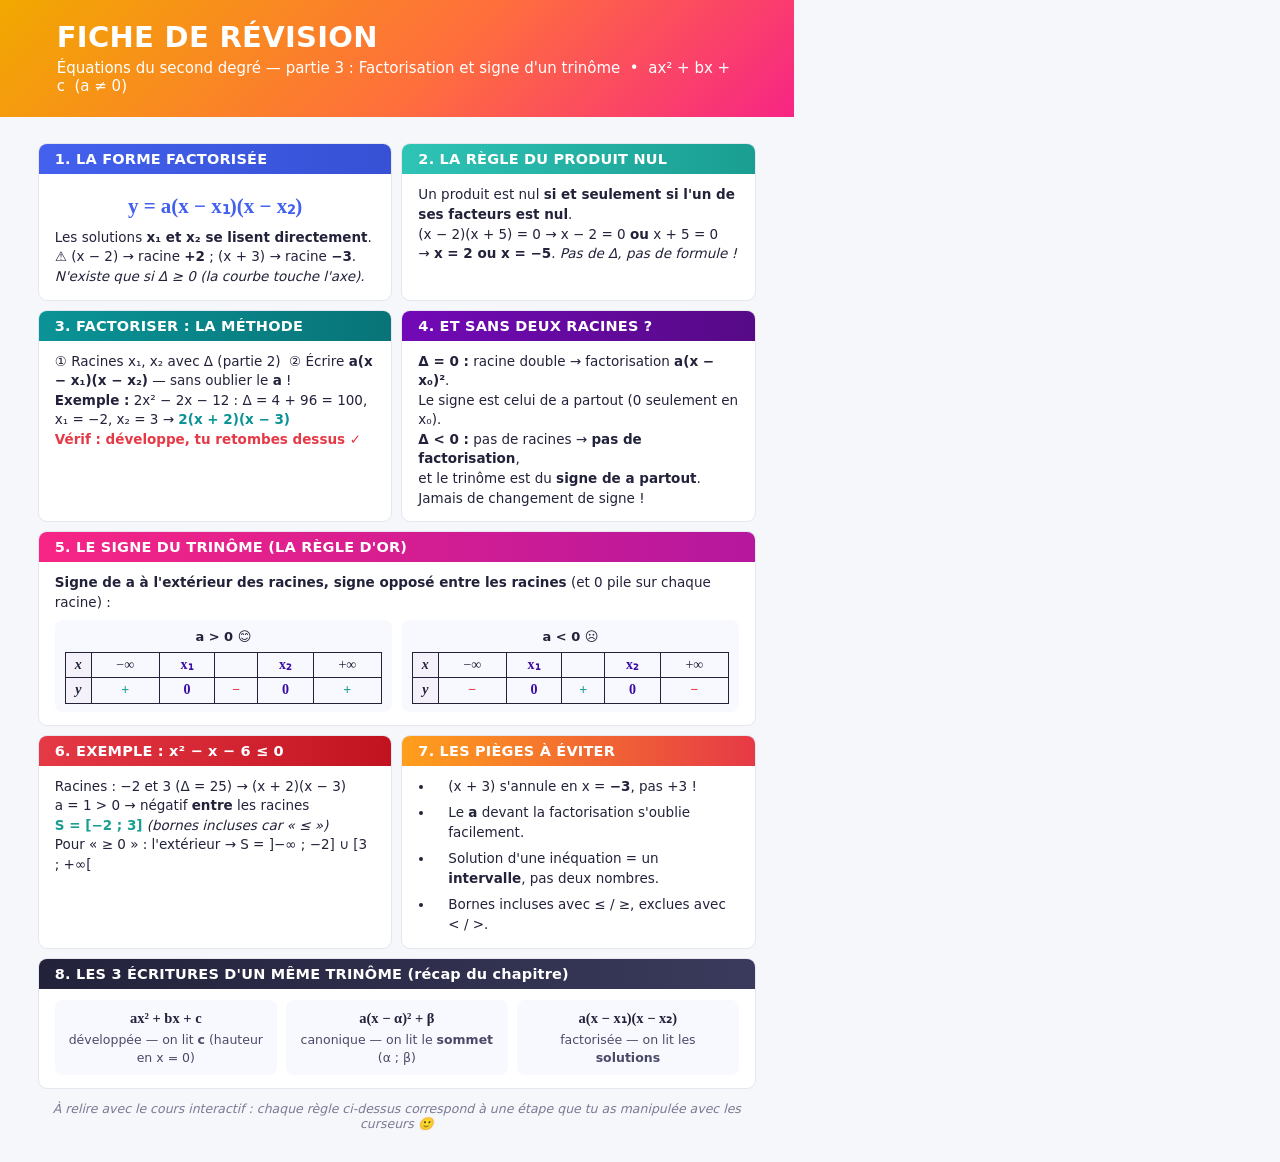
<file: maths/second-degre-factorisation/fiche-source.html>
<!DOCTYPE html>
<html lang="fr">
<head>
<meta charset="UTF-8">
<title>Fiche de révision — Factorisation et signe d'un trinôme</title>
<style>
  @page{ size:A4; margin:0; }
  :root{
    --bleu:#4361ee; --violet:#7209b7; --rose:#f72585; --vert:#2ec4b6;
    --orange:#ff9f1c; --rouge:#e63946; --magenta:#b5179e; --fond:#f6f7fb; --encre:#22223b;
  }
  *{box-sizing:border-box;}
  html,body{margin:0;padding:0;}
  body{font-family:"Segoe UI",system-ui,-apple-system,Helvetica,Arial,sans-serif;color:var(--encre);background:var(--fond);width:210mm;min-height:297mm;}
  .page{width:210mm;min-height:297mm;background:var(--fond);}
  .entete{background:linear-gradient(135deg,#F2A900,#FF6F3C 55%,#f72585);color:#fff;padding:20px 34px 22px 15mm;}
  .entete h1{margin:0 0 5px;font-size:29px;letter-spacing:.3px;}
  .entete p{margin:0;font-size:15px;}
  .contenu{padding:7mm 10mm 5mm;}
  .grille{display:grid;grid-template-columns:1fr 1fr;gap:9px;}
  .grille.pleine{grid-template-columns:1fr;}
  .boite{background:#fff;border-radius:9px;overflow:hidden;border:1px solid #e6e6f0;margin-bottom:9px;}
  .titre-boite{color:#fff;font-weight:700;font-size:14.5px;padding:7px 16px;letter-spacing:.2px;}
  .corps-boite{padding:11px 16px 13px;font-size:13.5px;line-height:1.45;}
  .t-bleu{background:linear-gradient(90deg,#4361ee,#3651d4);}
  .t-vert{background:linear-gradient(90deg,#2ec4b6,#1a9e92);}
  .t-teal{background:linear-gradient(90deg,#0a9396,#087478);}
  .t-rose{background:linear-gradient(90deg,#f72585,#b5179e);}
  .t-violet{background:linear-gradient(90deg,#7209b7,#560a86);}
  .t-rouge{background:linear-gradient(90deg,#e63946,#c1121f);}
  .t-orouge{background:linear-gradient(90deg,#ff9f1c,#e63946);}
  .t-encre{background:linear-gradient(90deg,#22223b,#3a3a5c);}
  .formule-grande{font-family:Georgia,"Times New Roman",serif;font-size:21px;font-weight:700;text-align:center;margin:6px 0;}
  .verif{color:var(--rouge);font-weight:700;}
  .puce{margin:0 0 7px;padding-left:14px;}
  .pied{text-align:center;font-size:12.5px;font-style:italic;color:#7a7a94;margin-top:3px;}
  em{font-style:italic;}
  /* mini tableaux de signes */
  .duo-tab{display:grid;grid-template-columns:1fr 1fr;gap:10px;margin-top:8px;}
  .mini-cadre{background:#f8f9fe;border-radius:8px;padding:8px 10px;text-align:center;}
  .mini-cadre .titre{font-weight:700;font-size:13px;margin-bottom:5px;}
  table.mini-tab{width:100%;border-collapse:collapse;font-family:Georgia,"Times New Roman",serif;font-size:14px;}
  table.mini-tab th, table.mini-tab td{border:1.3px solid var(--encre);padding:2px 4px;text-align:center;}
  table.mini-tab th{font-style:italic;width:26px;background:#f4f1fb;}
  table.mini-tab .p{color:#1a9e92;font-weight:800;}
  table.mini-tab .m{color:#e63946;font-weight:800;}
  table.mini-tab .z{color:#3a0ca3;font-weight:700;}
  /* strip "les 3 écritures" */
  .trois-ecritures{display:grid;grid-template-columns:1fr 1fr 1fr;gap:9px;}
  .ecriture{background:#f8f9fe;border-radius:8px;padding:8px 10px;text-align:center;}
  .ecriture .f{font-family:Georgia,serif;font-weight:700;font-size:14.5px;}
  .ecriture .quoi{font-size:12.5px;color:#4a4a68;margin-top:2px;}
</style>
</head>
<body>
<div class="page">

  <div class="entete">
    <h1>FICHE DE RÉVISION</h1>
    <p>Équations du second degré — partie 3 : Factorisation et signe d'un trinôme&nbsp;&nbsp;•&nbsp;&nbsp;ax² + bx + c&nbsp;&nbsp;(a ≠ 0)</p>
  </div>

  <div class="contenu">

  <div class="grille">
    <div class="boite">
      <div class="titre-boite t-bleu">1. LA FORME FACTORISÉE</div>
      <div class="corps-boite">
        <div class="formule-grande" style="color:var(--bleu)">y = a(x − x₁)(x − x₂)</div>
        Les solutions <b>x₁ et x₂ se lisent directement</b>.<br>
        ⚠️ (x − 2) → racine <b>+2</b> ; (x + 3) → racine <b>−3</b>.<br>
        <em>N'existe que si Δ ≥ 0 (la courbe touche l'axe).</em>
      </div>
    </div>

    <div class="boite">
      <div class="titre-boite t-vert">2. LA RÈGLE DU PRODUIT NUL</div>
      <div class="corps-boite">
        Un produit est nul <b>si et seulement si l'un de ses facteurs est nul</b>.<br>
        (x − 2)(x + 5) = 0 → x − 2 = 0 <b>ou</b> x + 5 = 0<br>
        → <b>x = 2 ou x = −5</b>. <em>Pas de Δ, pas de formule !</em>
      </div>
    </div>
  </div>

  <div class="grille">
    <div class="boite">
      <div class="titre-boite t-teal">3. FACTORISER : LA MÉTHODE</div>
      <div class="corps-boite">
        ① Racines x₁, x₂ avec Δ (partie 2)&nbsp;&nbsp;② Écrire <b>a(x − x₁)(x − x₂)</b> — sans oublier le <b>a</b> !<br>
        <b>Exemple :</b> 2x² − 2x − 12 : Δ = 4 + 96 = 100,<br>
        x₁ = −2, x₂ = 3 → <b style="color:#0a9396">2(x + 2)(x − 3)</b><br>
        <span class="verif">Vérif : développe, tu retombes dessus ✓</span>
      </div>
    </div>

    <div class="boite">
      <div class="titre-boite t-violet">4. ET SANS DEUX RACINES ?</div>
      <div class="corps-boite">
        <b>Δ = 0 :</b> racine double → factorisation <b>a(x − x₀)²</b>.<br>
        Le signe est celui de a partout (0 seulement en x₀).<br>
        <b>Δ &lt; 0 :</b> pas de racines → <b>pas de factorisation</b>,<br>
        et le trinôme est du <b>signe de a partout</b>. Jamais de changement de signe !
      </div>
    </div>
  </div>

  <div class="grille pleine">
    <div class="boite">
      <div class="titre-boite t-rose">5. LE SIGNE DU TRINÔME (LA RÈGLE D'OR)</div>
      <div class="corps-boite">
        <b>Signe de a à l'extérieur des racines, signe opposé entre les racines</b> (et 0 pile sur chaque racine) :
        <div class="duo-tab">
          <div class="mini-cadre">
            <div class="titre">a &gt; 0 😊</div>
            <table class="mini-tab">
              <tr><th>x</th><td>−∞</td><td class="z">x₁</td><td></td><td class="z">x₂</td><td>+∞</td></tr>
              <tr><th>y</th><td class="p">+</td><td class="z">0</td><td class="m">−</td><td class="z">0</td><td class="p">+</td></tr>
            </table>
          </div>
          <div class="mini-cadre">
            <div class="titre">a &lt; 0 ☹️</div>
            <table class="mini-tab">
              <tr><th>x</th><td>−∞</td><td class="z">x₁</td><td></td><td class="z">x₂</td><td>+∞</td></tr>
              <tr><th>y</th><td class="m">−</td><td class="z">0</td><td class="p">+</td><td class="z">0</td><td class="m">−</td></tr>
            </table>
          </div>
        </div>
      </div>
    </div>
  </div>

  <div class="grille">
    <div class="boite">
      <div class="titre-boite t-rouge">6. EXEMPLE : x² − x − 6 ≤ 0</div>
      <div class="corps-boite">
        Racines : −2 et 3 (Δ = 25) → (x + 2)(x − 3)<br>
        a = 1 &gt; 0 → négatif <b>entre</b> les racines<br>
        <b style="color:#1a9e92">S = [−2 ; 3]</b> <em>(bornes incluses car « ≤ »)</em><br>
        Pour « ≥ 0 » : l'extérieur → S = ]−∞ ; −2] ∪ [3 ; +∞[
      </div>
    </div>

    <div class="boite">
      <div class="titre-boite t-orouge">7. LES PIÈGES À ÉVITER</div>
      <div class="corps-boite">
        <ul style="margin:0;padding-left:16px;">
          <li class="puce">(x + 3) s'annule en x = <b>−3</b>, pas +3 !</li>
          <li class="puce">Le <b>a</b> devant la factorisation s'oublie facilement.</li>
          <li class="puce">Solution d'une inéquation = un <b>intervalle</b>, pas deux nombres.</li>
          <li class="puce" style="margin-bottom:0">Bornes incluses avec ≤ / ≥, exclues avec &lt; / &gt;.</li>
        </ul>
      </div>
    </div>
  </div>

  <div class="grille pleine">
    <div class="boite">
      <div class="titre-boite t-encre">8. LES 3 ÉCRITURES D'UN MÊME TRINÔME (récap du chapitre)</div>
      <div class="corps-boite">
        <div class="trois-ecritures">
          <div class="ecriture"><div class="f">ax² + bx + c</div><div class="quoi">développée — on lit <b>c</b> (hauteur en x = 0)</div></div>
          <div class="ecriture"><div class="f">a(x − α)² + β</div><div class="quoi">canonique — on lit le <b>sommet</b> (α ; β)</div></div>
          <div class="ecriture"><div class="f">a(x − x₁)(x − x₂)</div><div class="quoi">factorisée — on lit les <b>solutions</b></div></div>
        </div>
      </div>
    </div>
  </div>

  <p class="pied">À relire avec le cours interactif : chaque règle ci-dessus correspond à une étape que tu as manipulée avec les curseurs 🙂</p>

  </div>
</div>
</body>
</html>
</file>
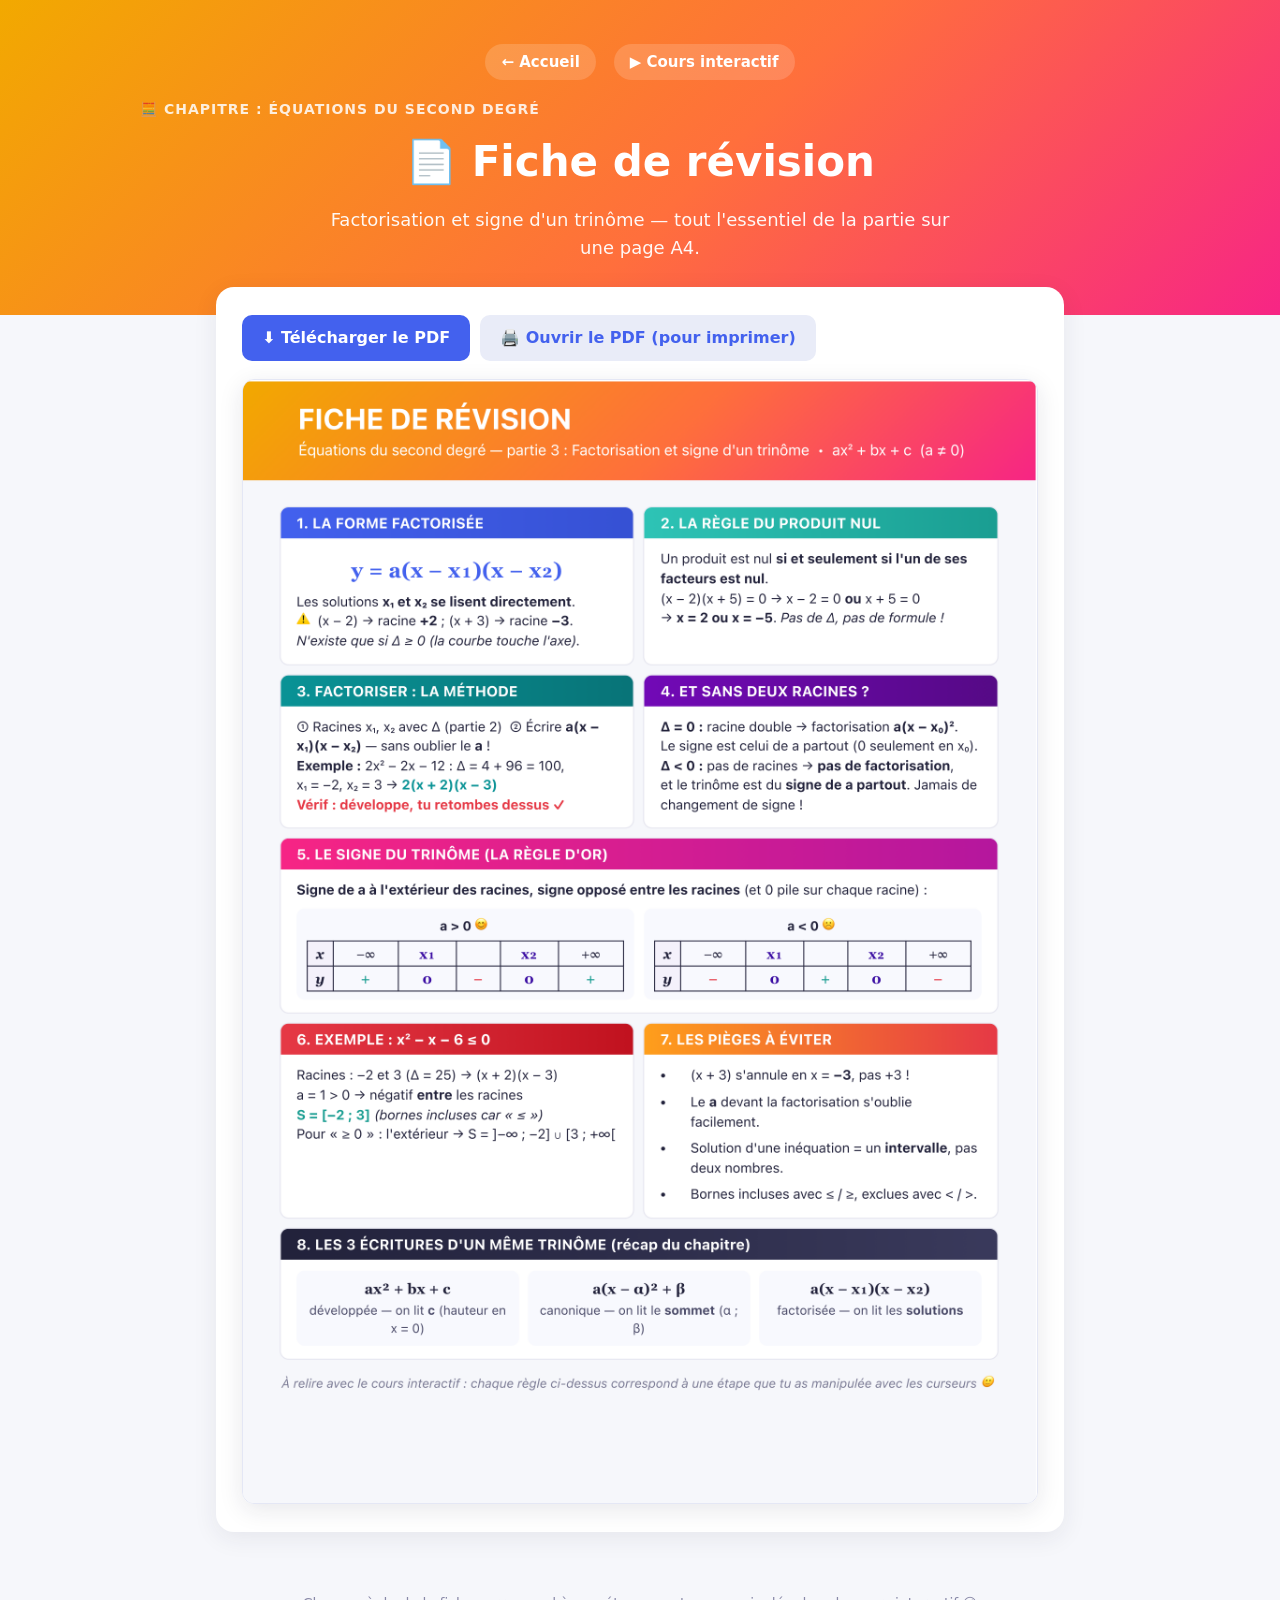
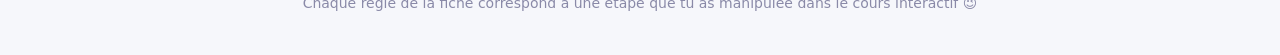
<file: maths/second-degre-factorisation/fiche.html>
<!DOCTYPE html>
<html lang="fr">
<head>
<meta charset="UTF-8">
<meta name="viewport" content="width=device-width, initial-scale=1.0">
<title>Fiche de révision — Factorisation et signe d'un trinôme</title>
<link rel="stylesheet" href="../../assets/site.css">
<style>
  /* Cette page appartient au chapitre "maths" : bannière dans la couleur de la matière (jaune), au lieu du dégradé générique du site. */
  header{background:linear-gradient(135deg,#F2A900,#FF6F3C 55%,#f72585);}
</style>
</head>
<body>

<header>
  <nav class="nav-site">
    <a href="../../index.html">← Accueil</a>
    <a href="cours.html">▶️ Cours interactif</a>
  </nav>
  <p class="fil-chapitre">🧮 Chapitre : Équations du second degré</p>
  <h1>📄 Fiche de révision</h1>
  <p>Factorisation et signe d'un trinôme — tout l'essentiel de la partie sur une page A4.</p>
</header>

<main>
  <section>
    <div class="boutons" style="margin-bottom:18px">
      <a class="btn btn-cours" href="maths-second-degre-factorisation-fiche.pdf" download>⬇️ Télécharger le PDF</a>
      <a class="btn btn-fiche" href="maths-second-degre-factorisation-fiche.pdf" target="_blank" rel="noopener">🖨️ Ouvrir le PDF (pour imprimer)</a>
    </div>
    <img class="fiche-img" src="fiche.png" alt="Fiche de révision : factorisation et signe d'un trinôme (chapitre Équations du second degré). 1. La forme factorisée y = a(x − x₁)(x − x₂). 2. La règle du produit nul. 3. Factoriser : la méthode. 4. Et sans deux racines ? (Δ = 0, Δ < 0). 5. Le signe du trinôme : la règle d'or avec deux tableaux de signes. 6. Exemple d'inéquation x² − x − 6 ≤ 0. 7. Les pièges à éviter. 8. Les 3 écritures d'un même trinôme.">
  </section>
</main>

<footer>Chaque règle de la fiche correspond à une étape que tu as manipulée dans le cours interactif 😉</footer>

</body>
</html>
</file>
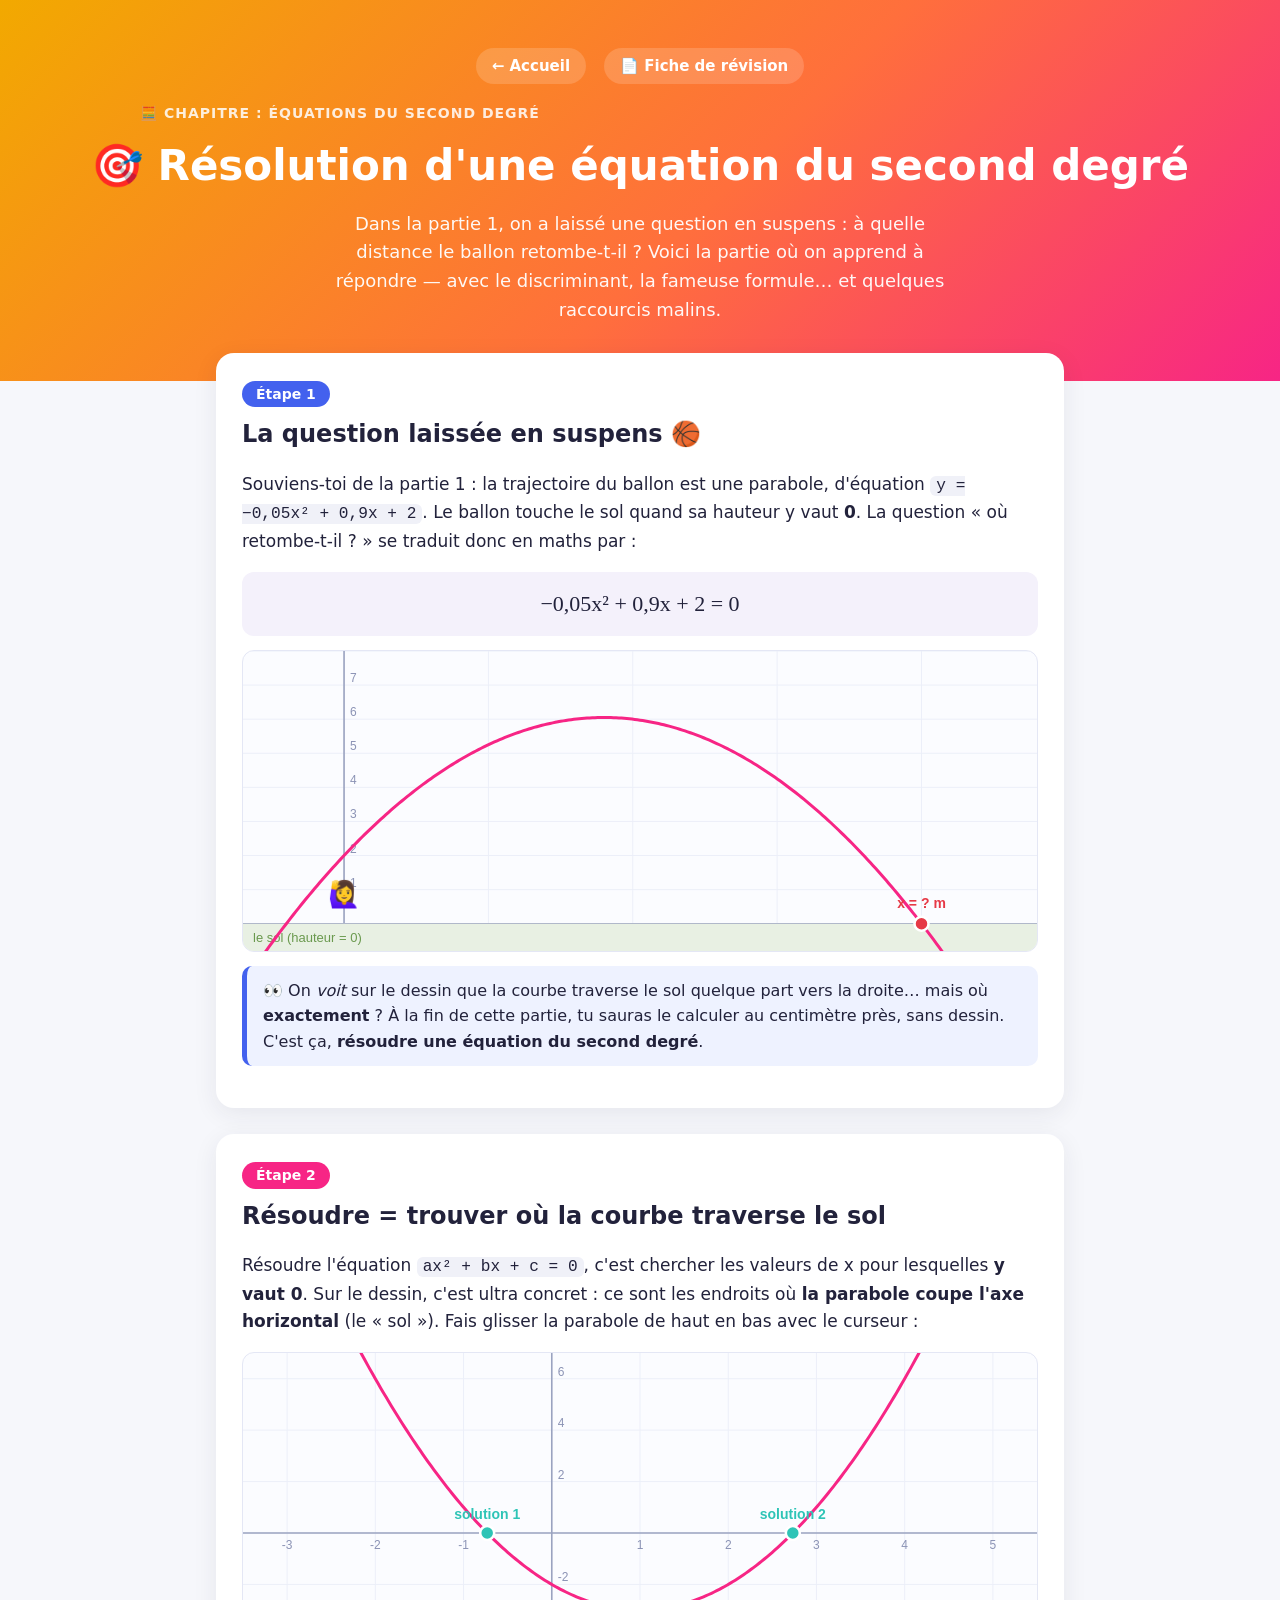
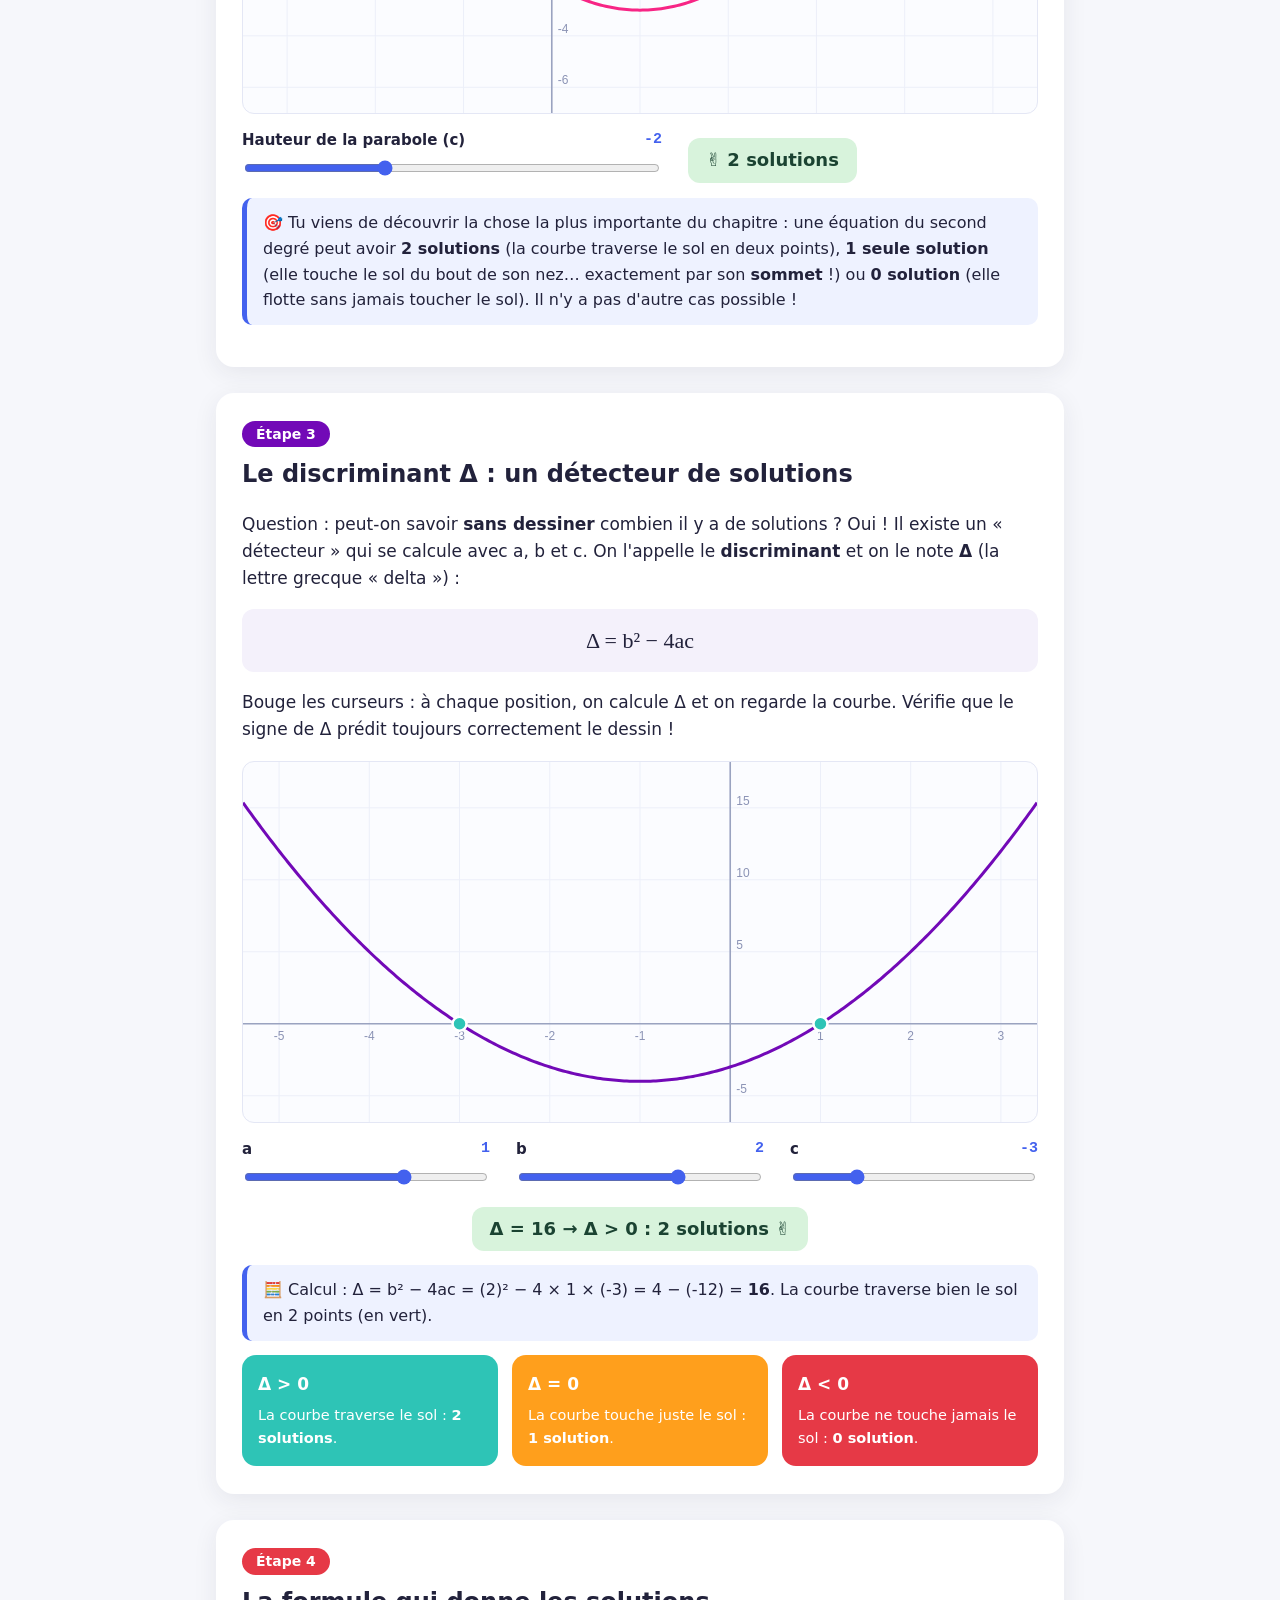
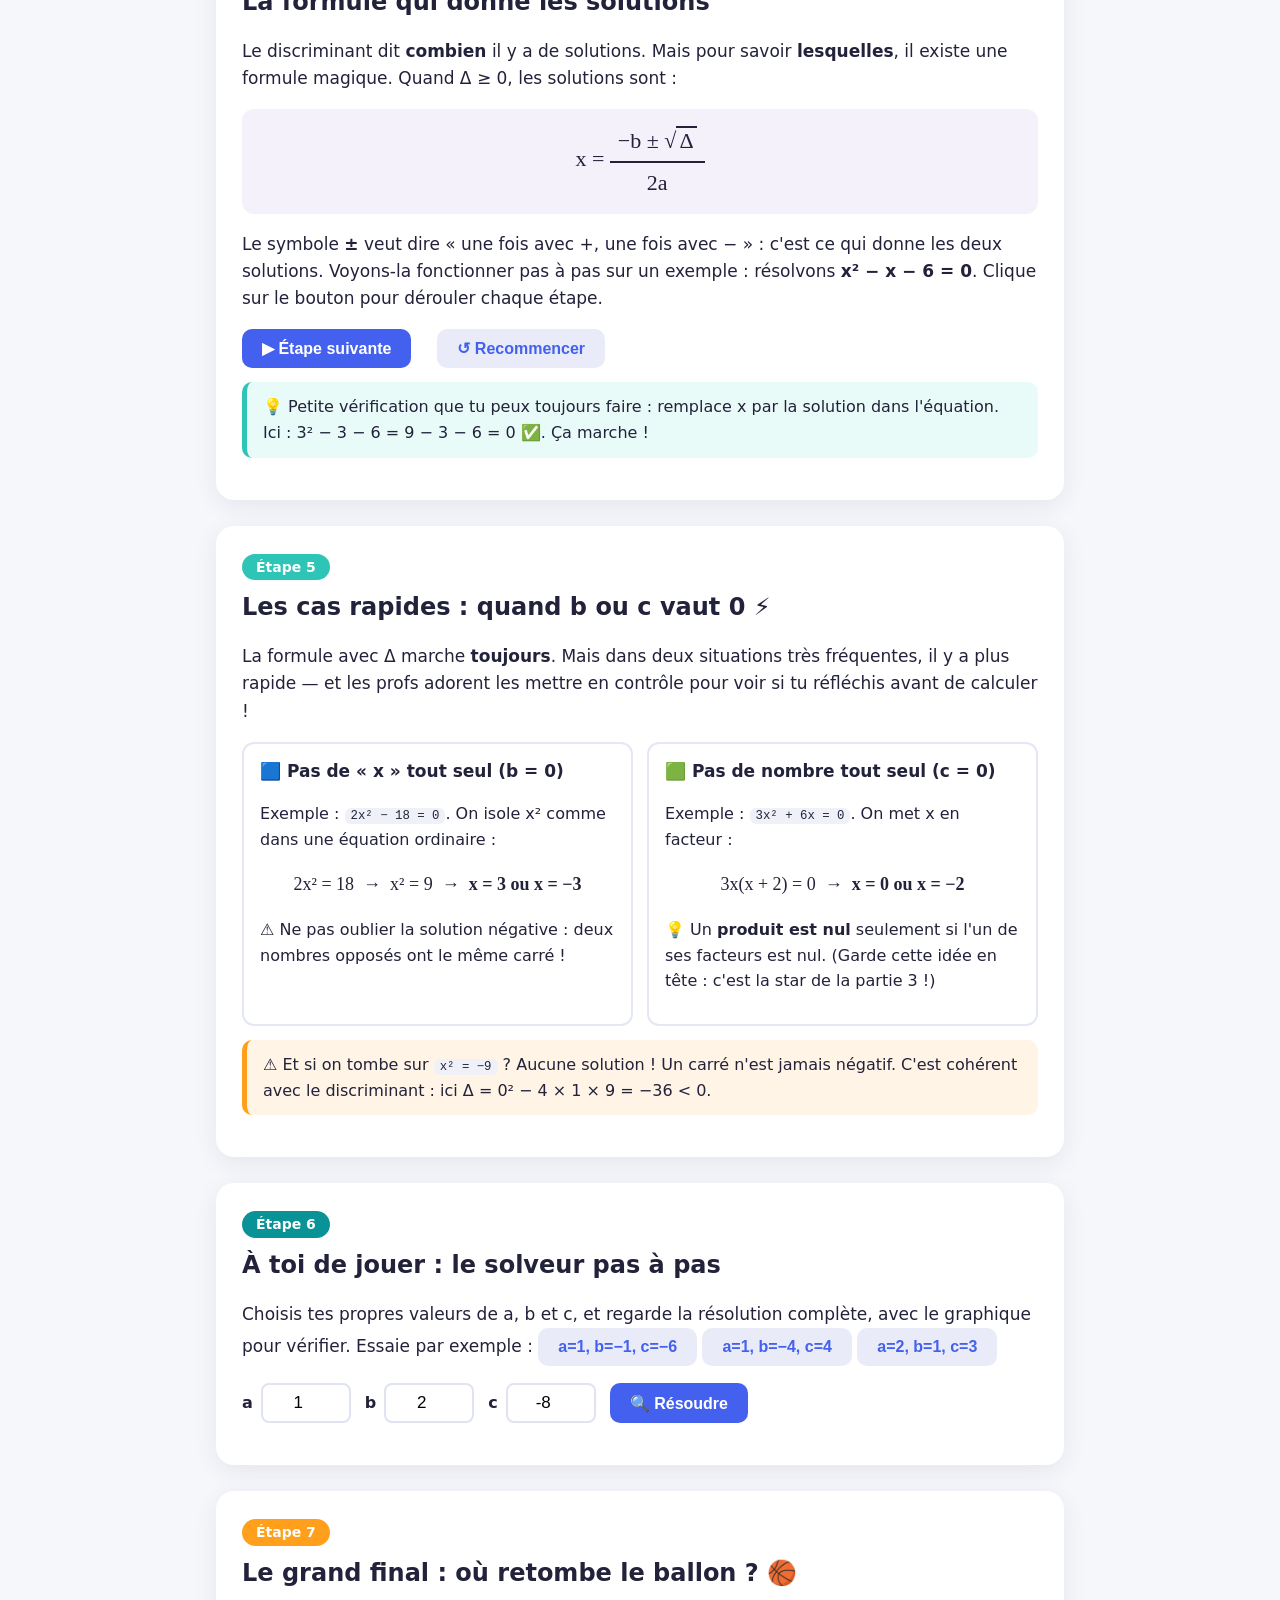
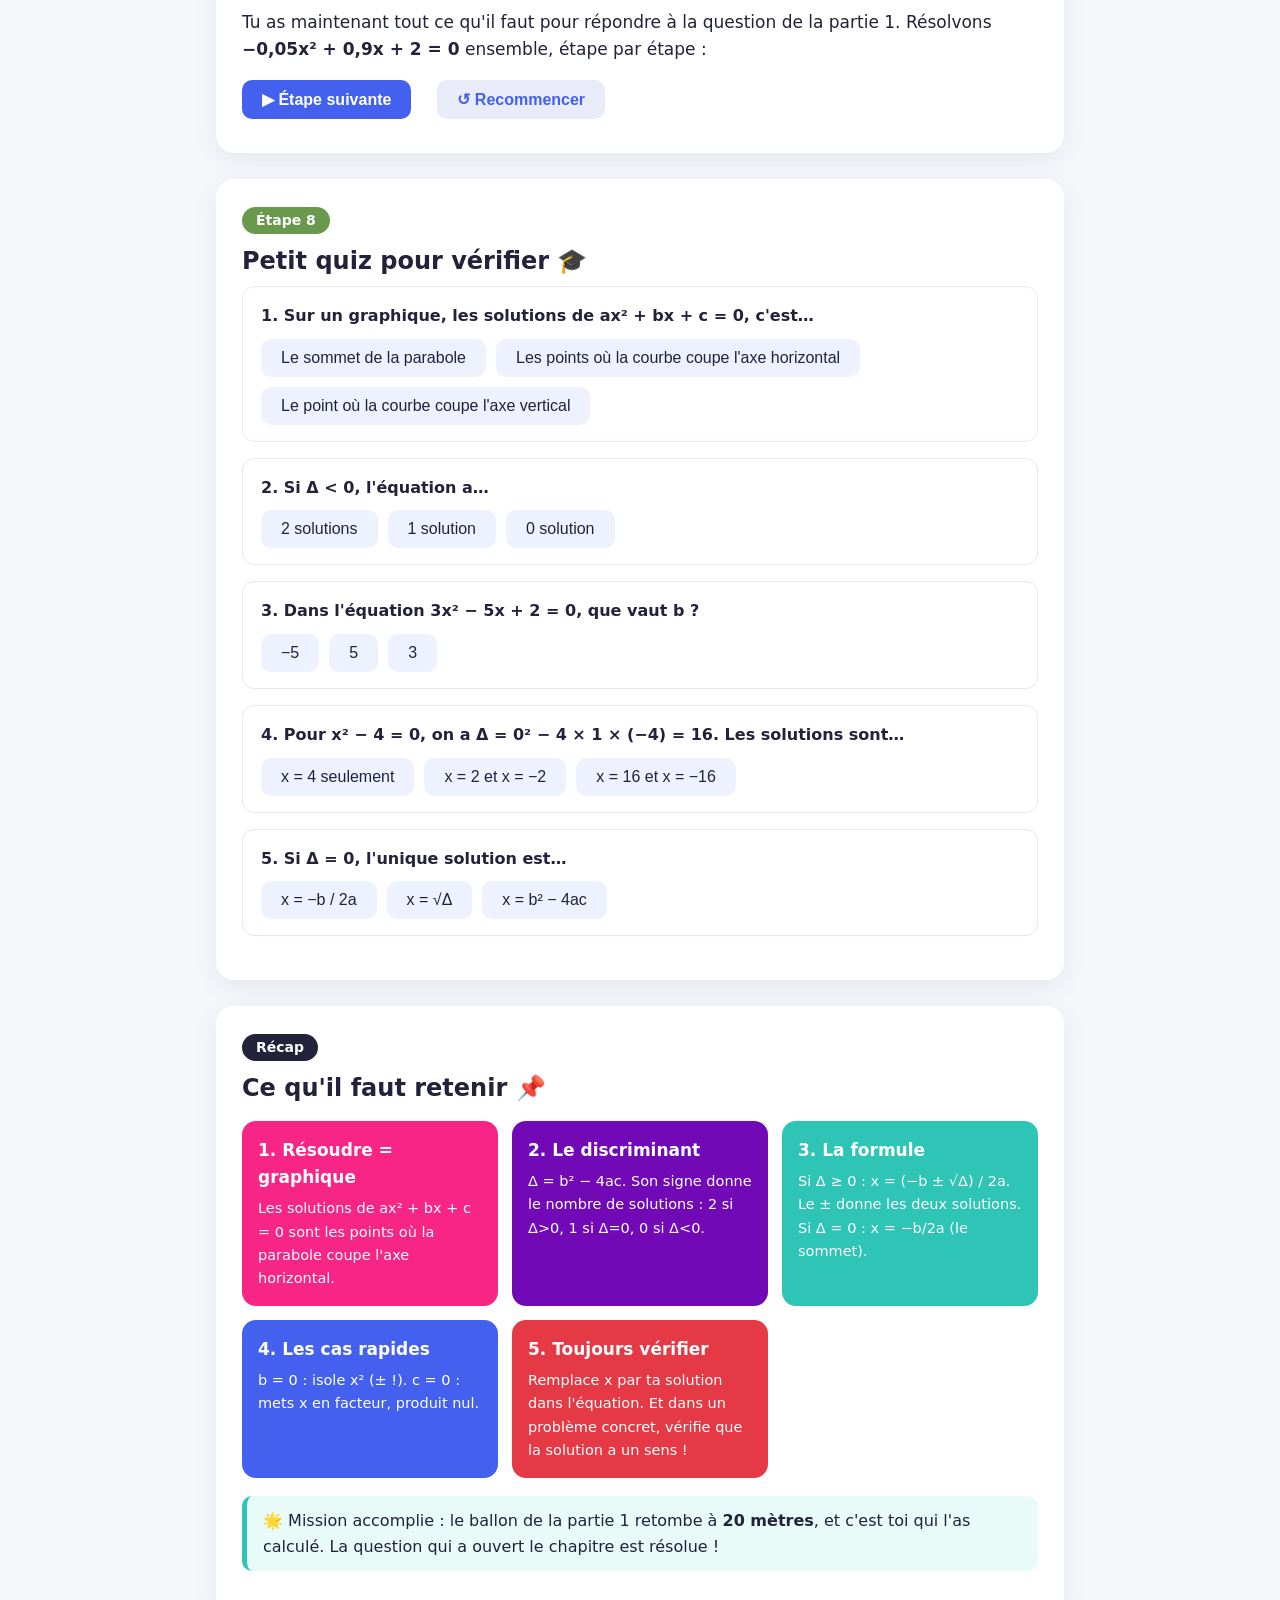
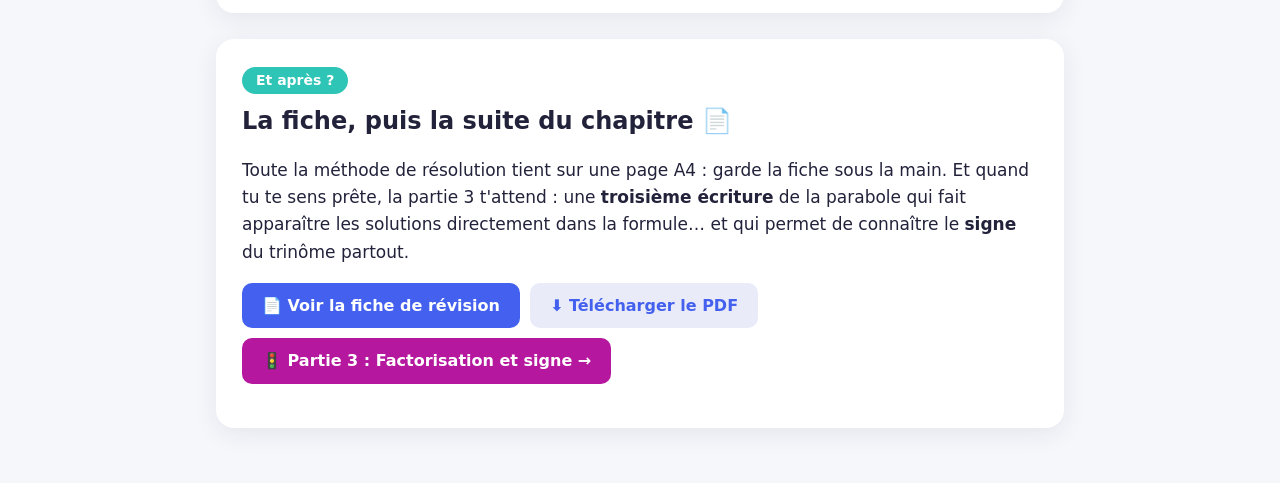
<file: maths/second-degre-resolution/cours.html>
<!DOCTYPE html>
<html lang="fr">
<head>
<meta charset="UTF-8">
<meta name="viewport" content="width=device-width, initial-scale=1.0">
<title>Résolution — Équations du second degré</title>
<style>
  :root{
    --bleu:#4361ee; --violet:#7209b7; --rose:#f72585; --vert:#2ec4b6;
    --orange:#ff9f1c; --rouge:#e63946; --magenta:#b5179e; --fond:#f6f7fb; --encre:#22223b;
  }
  *{box-sizing:border-box;}
  body{margin:0;font-family:"Segoe UI",system-ui,-apple-system,sans-serif;background:var(--fond);color:var(--encre);line-height:1.6;}
  header{background:linear-gradient(135deg,#F2A900,#FF6F3C 55%,#f72585);color:#fff;padding:48px 20px 56px;text-align:center;}
  header h1{margin:0 0 10px;font-size:clamp(26px,4.5vw,42px);}
  header p{margin:0 auto;max-width:640px;font-size:18px;opacity:.95;}
  .nav-site{display:flex;gap:18px;justify-content:center;flex-wrap:wrap;margin-bottom:18px;font-size:15px;}
  .nav-site a{color:#fff;text-decoration:none;background:rgba(255,255,255,.16);border-radius:999px;padding:6px 16px;font-weight:600;}
  .nav-site a:hover{background:rgba(255,255,255,.3);}
  header .fil-chapitre{margin:0 0 8px;font-size:14px;font-weight:700;letter-spacing:1px;text-transform:uppercase;opacity:.85;}
  .btn-lien{display:inline-block;text-decoration:none;background:var(--bleu);color:#fff;border-radius:10px;padding:10px 20px;font-size:16px;font-weight:600;}
  .btn-lien.secondaire{background:#e9ecf8;color:var(--bleu);}
  main{max-width:880px;margin:-28px auto 60px;padding:0 16px;}
  section{background:#fff;border-radius:18px;padding:28px 26px;margin-bottom:26px;box-shadow:0 6px 24px rgba(34,34,59,.08);}
  h2{margin:0 0 6px;font-size:24px;}
  .chip{display:inline-block;background:var(--bleu);color:#fff;border-radius:999px;padding:2px 14px;font-size:14px;font-weight:600;margin-bottom:8px;}
  .s2 .chip{background:var(--rose);} .s3 .chip{background:var(--violet);} .s4 .chip{background:var(--rouge);}
  .s5 .chip{background:var(--vert);} .s6 .chip{background:#0a9396;} .s7 .chip{background:var(--orange);} .s8 .chip{background:#6a994e;}
  canvas{width:100%;height:auto;background:#fbfcff;border:1px solid #e4e7f5;border-radius:12px;display:block;touch-action:none;}
  .controls{display:flex;flex-wrap:wrap;gap:14px 26px;margin:14px 0 6px;align-items:center;}
  .ctrl{display:flex;flex-direction:column;min-width:170px;flex:1;}
  .ctrl label{font-weight:600;font-size:15px;display:flex;justify-content:space-between;}
  .ctrl label span{font-family:ui-monospace,Consolas,monospace;color:var(--bleu);}
  input[type=range]{accent-color:var(--bleu);height:28px;}
  button{background:var(--bleu);color:#fff;border:none;border-radius:10px;padding:10px 20px;font-size:16px;font-weight:600;cursor:pointer;transition:transform .1s, box-shadow .2s;}
  button:hover{transform:translateY(-1px);box-shadow:0 4px 12px rgba(67,97,238,.4);}
  button.secondaire{background:#e9ecf8;color:var(--bleu);}
  .info{background:#eef2ff;border-left:5px solid var(--bleu);border-radius:10px;padding:12px 16px;margin:14px 0;}
  .astuce{background:#e9fbf8;border-left:5px solid var(--vert);border-radius:10px;padding:12px 16px;margin:14px 0;}
  .attention{background:#fff4e6;border-left:5px solid var(--orange);border-radius:10px;padding:12px 16px;margin:14px 0;}
  .badge{display:inline-block;font-weight:800;font-size:18px;padding:8px 18px;border-radius:12px;margin-top:8px;}
  .formule{font-family:Georgia,"Times New Roman",serif;font-size:22px;text-align:center;background:#f4f1fb;border-radius:12px;padding:14px;margin:14px 0;}
  .formule .frac{display:inline-block;vertical-align:middle;text-align:center;}
  .formule .frac .haut{display:block;border-bottom:2px solid var(--encre);padding:0 8px 2px;}
  .formule .frac .bas{display:block;padding:2px 8px 0;}
  .sqrt{white-space:nowrap;}
  .sqrt .rad{border-top:2px solid var(--encre);padding:0 3px;}
  .etapes{list-style:none;padding:0;margin:10px 0;}
  .etapes li{background:#f8f9fe;border:1px solid #e4e7f5;border-radius:10px;padding:12px 16px;margin-bottom:10px;display:none;}
  .etapes li.visible{display:block;animation:pop .35s ease;}
  @keyframes pop{from{opacity:0;transform:translateY(8px);}to{opacity:1;transform:none;}}
  .grille-inputs{display:flex;gap:14px;flex-wrap:wrap;margin:12px 0;}
  .grille-inputs label{font-weight:700;display:flex;align-items:center;gap:8px;}
  .grille-inputs input{width:90px;padding:8px;font-size:17px;border:2px solid #dfe3f2;border-radius:8px;text-align:center;}
  .resultat-solveur{margin-top:14px;}
  .quiz-q{border:1px solid #e4e7f5;border-radius:12px;padding:16px 18px;margin-bottom:16px;}
  .quiz-q p{margin:0 0 10px;font-weight:600;}
  .quiz-opts{display:flex;flex-wrap:wrap;gap:10px;}
  .quiz-opts button{background:#eef2ff;color:var(--encre);font-weight:500;}
  .quiz-opts button.bon{background:#d8f3dc;color:#1b4332;font-weight:700;}
  .quiz-opts button.mauvais{background:#ffe0e3;color:#9d0208;}
  .quiz-expl{display:none;margin-top:10px;font-size:15px;background:#f8f9fe;border-radius:8px;padding:10px 14px;}
  .cartes{display:grid;grid-template-columns:repeat(auto-fit,minmax(230px,1fr));gap:14px;margin-top:14px;}
  .carte{border-radius:14px;padding:16px;color:#fff;}
  .carte h3{margin:0 0 6px;font-size:17px;}
  .carte p{margin:0;font-size:14.5px;}
  .lecture{font-size:17px;}
  code{background:#f0f1f8;border-radius:6px;padding:1px 6px;font-size:.95em;}
  .duo{display:grid;grid-template-columns:repeat(auto-fit,minmax(280px,1fr));gap:14px;margin:14px 0;}
  .cas{border:2px solid #e4e7f5;border-radius:12px;padding:14px 16px;}
  .cas h3{margin:0 0 8px;font-size:17px;}
</style>
</head>
<body>

<header>
  <nav class="nav-site">
    <a href="../../index.html">← Accueil</a>
    <a href="fiche.html">📄 Fiche de révision</a>
  </nav>
  <p class="fil-chapitre">🧮 Chapitre : Équations du second degré</p>
  <h1>🎯 Résolution d'une équation du second degré</h1>
  <p>Dans la partie 1, on a laissé une question en suspens : à quelle distance le ballon retombe-t-il ? Voici la partie où on apprend à répondre — avec le discriminant, la fameuse formule… et quelques raccourcis malins.</p>
</header>

<main>

<!-- ================= SECTION 1 : LA QUESTION EN SUSPENS ================= -->
<section class="s1">
  <span class="chip">Étape 1</span>
  <h2>La question laissée en suspens 🏀</h2>
  <p class="lecture">Souviens-toi de la partie 1 : la trajectoire du ballon est une parabole, d'équation <code>y = −0,05x² + 0,9x + 2</code>. Le ballon touche le sol quand sa hauteur y vaut <b>0</b>. La question « où retombe-t-il ? » se traduit donc en maths par :</p>
  <div class="formule">−0,05x² + 0,9x + 2 = 0</div>
  <canvas id="cvQuestion" height="300"></canvas>
  <div class="info">👀 On <i>voit</i> sur le dessin que la courbe traverse le sol quelque part vers la droite… mais où <b>exactement</b> ? À la fin de cette partie, tu sauras le calculer au centimètre près, sans dessin. C'est ça, <b>résoudre une équation du second degré</b>.</div>
</section>

<!-- ================= SECTION 2 : RESOUDRE = TRAVERSER LE SOL ================= -->
<section class="s2">
  <span class="chip">Étape 2</span>
  <h2>Résoudre = trouver où la courbe traverse le sol</h2>
  <p class="lecture">Résoudre l'équation <code>ax² + bx + c = 0</code>, c'est chercher les valeurs de x pour lesquelles <b>y vaut 0</b>. Sur le dessin, c'est ultra concret : ce sont les endroits où <b>la parabole coupe l'axe horizontal</b> (le « sol »). Fais glisser la parabole de haut en bas avec le curseur :</p>
  <canvas id="cvSol" height="360"></canvas>
  <div class="controls">
    <div class="ctrl" style="max-width:420px">
      <label>Hauteur de la parabole (c) <span id="valC4">-2</span></label>
      <input type="range" id="sC4" min="-5" max="4" step="0.1" value="-2">
    </div>
    <div id="badgeSol" class="badge"></div>
  </div>
  <div class="info">🎯 Tu viens de découvrir la chose la plus importante du chapitre : une équation du second degré peut avoir <b>2 solutions</b> (la courbe traverse le sol en deux points), <b>1 seule solution</b> (elle touche le sol du bout de son nez… exactement par son <b>sommet</b> !) ou <b>0 solution</b> (elle flotte sans jamais toucher le sol). Il n'y a pas d'autre cas possible !</div>
</section>

<!-- ================= SECTION 3 : LE DISCRIMINANT ================= -->
<section class="s3">
  <span class="chip">Étape 3</span>
  <h2>Le discriminant Δ : un détecteur de solutions</h2>
  <p class="lecture">Question : peut-on savoir <b>sans dessiner</b> combien il y a de solutions ? Oui ! Il existe un « détecteur » qui se calcule avec a, b et c. On l'appelle le <b>discriminant</b> et on le note <b>Δ</b> (la lettre grecque « delta ») :</p>
  <div class="formule">Δ = b² − 4ac</div>
  <p class="lecture">Bouge les curseurs : à chaque position, on calcule Δ et on regarde la courbe. Vérifie que le signe de Δ prédit toujours correctement le dessin !</p>
  <canvas id="cvDelta" height="360"></canvas>
  <div class="controls">
    <div class="ctrl"><label>a <span id="valA5">1</span></label><input type="range" id="sA5" min="-3" max="3" step="0.1" value="1"></div>
    <div class="ctrl"><label>b <span id="valB5">2</span></label><input type="range" id="sB5" min="-6" max="6" step="0.1" value="2"></div>
    <div class="ctrl"><label>c <span id="valC5">-3</span></label><input type="range" id="sC5" min="-6" max="6" step="0.1" value="-3"></div>
  </div>
  <div style="text-align:center"><span id="badgeDelta" class="badge"></span></div>
  <div id="calculDelta" class="info"></div>
  <div class="cartes">
    <div class="carte" style="background:var(--vert)"><h3>Δ &gt; 0</h3><p>La courbe traverse le sol : <b>2 solutions</b>.</p></div>
    <div class="carte" style="background:var(--orange)"><h3>Δ = 0</h3><p>La courbe touche juste le sol : <b>1 solution</b>.</p></div>
    <div class="carte" style="background:var(--rouge)"><h3>Δ &lt; 0</h3><p>La courbe ne touche jamais le sol : <b>0 solution</b>.</p></div>
  </div>
</section>

<!-- ================= SECTION 4 : LA FORMULE ================= -->
<section class="s4">
  <span class="chip">Étape 4</span>
  <h2>La formule qui donne les solutions</h2>
  <p class="lecture">Le discriminant dit <b>combien</b> il y a de solutions. Mais pour savoir <b>lesquelles</b>, il existe une formule magique. Quand Δ ≥ 0, les solutions sont :</p>
  <div class="formule">
    x = <span class="frac"><span class="haut">−b ± <span class="sqrt">√<span class="rad">Δ</span></span></span><span class="bas">2a</span></span>
  </div>
  <p class="lecture">Le symbole <b>±</b> veut dire « une fois avec +, une fois avec − » : c'est ce qui donne les deux solutions. Voyons-la fonctionner pas à pas sur un exemple : résolvons <b>x² − x − 6 = 0</b>. Clique sur le bouton pour dérouler chaque étape.</p>
  <ol class="etapes" id="etapes">
    <li><b>Étape 1 — On identifie a, b, c.</b><br>Dans x² − x − 6 : &nbsp; a = 1 (devant x²), &nbsp; b = −1 (devant x), &nbsp; c = −6 (le nombre seul). Attention aux signes moins, ils font partie du nombre !</li>
    <li><b>Étape 2 — On calcule Δ.</b><br>Δ = b² − 4ac = (−1)² − 4 × 1 × (−6) = 1 + 24 = <b>25</b>. Comme Δ &gt; 0, il y a 2 solutions. 🎉</li>
    <li><b>Étape 3 — On calcule √Δ.</b><br>√25 = 5 (car 5 × 5 = 25).</li>
    <li><b>Étape 4 — On applique la formule.</b><br>x₁ = (−b − √Δ) / 2a = (1 − 5) / 2 = −4/2 = <b>−2</b><br>x₂ = (−b + √Δ) / 2a = (1 + 5) / 2 = 6/2 = <b>3</b></li>
    <li><b>Étape 5 — On vérifie sur le graphique ! 👇</b><br>La parabole y = x² − x − 6 coupe bien le sol en x = −2 et x = 3. La formule et le dessin racontent la même histoire.</li>
  </ol>
  <div class="controls">
    <button id="btnEtape">▶ Étape suivante</button>
    <button id="btnResetEtapes" class="secondaire">↺ Recommencer</button>
  </div>
  <canvas id="cvExemple" height="340" style="display:none;margin-top:10px"></canvas>
  <div class="astuce">💡 Petite vérification que tu peux toujours faire : remplace x par la solution dans l'équation. Ici : 3² − 3 − 6 = 9 − 3 − 6 = 0 ✅. Ça marche !</div>
</section>

<!-- ================= SECTION 5 : LES CAS RAPIDES ================= -->
<section class="s5">
  <span class="chip">Étape 5</span>
  <h2>Les cas rapides : quand b ou c vaut 0 ⚡</h2>
  <p class="lecture">La formule avec Δ marche <b>toujours</b>. Mais dans deux situations très fréquentes, il y a plus rapide — et les profs adorent les mettre en contrôle pour voir si tu réfléchis avant de calculer !</p>
  <div class="duo">
    <div class="cas">
      <h3>🟦 Pas de « x » tout seul (b = 0)</h3>
      <p>Exemple : <code>2x² − 18 = 0</code>. On isole x² comme dans une équation ordinaire :</p>
      <p style="text-align:center;font-family:Georgia,serif;font-size:18px">2x² = 18 &nbsp;→&nbsp; x² = 9 &nbsp;→&nbsp; <b>x = 3 ou x = −3</b></p>
      <p>⚠️ Ne pas oublier la solution négative : deux nombres opposés ont le même carré !</p>
    </div>
    <div class="cas">
      <h3>🟩 Pas de nombre tout seul (c = 0)</h3>
      <p>Exemple : <code>3x² + 6x = 0</code>. On met x en facteur :</p>
      <p style="text-align:center;font-family:Georgia,serif;font-size:18px">3x(x + 2) = 0 &nbsp;→&nbsp; <b>x = 0 ou x = −2</b></p>
      <p>💡 Un <b>produit est nul</b> seulement si l'un de ses facteurs est nul. (Garde cette idée en tête : c'est la star de la partie 3 !)</p>
    </div>
  </div>
  <div class="attention">⚠️ Et si on tombe sur <code>x² = −9</code> ? Aucune solution ! Un carré n'est jamais négatif. C'est cohérent avec le discriminant : ici Δ = 0² − 4 × 1 × 9 = −36 &lt; 0.</div>
</section>

<!-- ================= SECTION 6 : LE SOLVEUR ================= -->
<section class="s6">
  <span class="chip">Étape 6</span>
  <h2>À toi de jouer : le solveur pas à pas</h2>
  <p class="lecture">Choisis tes propres valeurs de a, b et c, et regarde la résolution complète, avec le graphique pour vérifier. Essaie par exemple : <button class="secondaire exemple-btn" data-abc="1,-1,-6">a=1, b=−1, c=−6</button> <button class="secondaire exemple-btn" data-abc="1,-4,4">a=1, b=−4, c=4</button> <button class="secondaire exemple-btn" data-abc="2,1,3">a=2, b=1, c=3</button></p>
  <div class="grille-inputs">
    <label>a <input type="number" id="inA" value="1" step="any"></label>
    <label>b <input type="number" id="inB" value="2" step="any"></label>
    <label>c <input type="number" id="inC" value="-8" step="any"></label>
    <button id="btnResoudre">🔍 Résoudre</button>
  </div>
  <div id="resSolveur" class="resultat-solveur"></div>
  <canvas id="cvSolveur" height="340" style="display:none;margin-top:12px"></canvas>
</section>

<!-- ================= SECTION 7 : LE BALLON, ENFIN ================= -->
<section class="s7">
  <span class="chip">Étape 7</span>
  <h2>Le grand final : où retombe le ballon ? 🏀</h2>
  <p class="lecture">Tu as maintenant tout ce qu'il faut pour répondre à la question de la partie 1. Résolvons <b>−0,05x² + 0,9x + 2 = 0</b> ensemble, étape par étape :</p>
  <ol class="etapes" id="etapesBallon">
    <li><b>Étape 1 — On identifie a, b, c.</b><br>a = −0,05 &nbsp; b = 0,9 &nbsp; c = 2. (Oui, a peut être un petit nombre à virgule — la méthode ne change pas !)</li>
    <li><b>Étape 2 — On calcule Δ.</b><br>Δ = b² − 4ac = (0,9)² − 4 × (−0,05) × 2 = 0,81 + 0,4 = <b>1,21</b>. Δ &gt; 0 : deux solutions.</li>
    <li><b>Étape 3 — On calcule √Δ.</b><br>√1,21 = 1,1 (car 1,1 × 1,1 = 1,21).</li>
    <li><b>Étape 4 — On applique la formule</b> (attention, 2a = −0,1 est négatif !).<br>x₁ = (−0,9 − 1,1) / (−0,1) = (−2) / (−0,1) = <b>20</b><br>x₂ = (−0,9 + 1,1) / (−0,1) = 0,2 / (−0,1) = <b>−2</b></li>
    <li><b>Étape 5 — On interprète !</b><br>Deux solutions mathématiques : x = 20 et x = −2. Mais x = −2, c'est… <b>2 mètres derrière la joueuse</b> 😄. La courbe traverse aussi le sol de ce côté-là, mais le ballon, lui, part vers l'avant. La vraie réponse est donc : <b>le ballon retombe à 20 mètres</b>. 👇</li>
  </ol>
  <div class="controls">
    <button id="btnEtapeBallon">▶ Étape suivante</button>
    <button id="btnResetBallon" class="secondaire">↺ Recommencer</button>
  </div>
  <canvas id="cvBallonFinal" height="320" style="display:none;margin-top:10px"></canvas>
  <div class="astuce" id="astuceBallon" style="display:none">🌟 Retiens ce réflexe : quand une équation vient d'un <b>problème concret</b>, il faut toujours se demander si les solutions <b>ont un sens</b> dans la situation. Ici, la solution −2 est correcte en maths, mais absurde pour le ballon : on la met de côté en l'expliquant.</div>
</section>

<!-- ================= SECTION 8 : QUIZ ================= -->
<section class="s8">
  <span class="chip">Étape 8</span>
  <h2>Petit quiz pour vérifier 🎓</h2>

  <div class="quiz-q" data-bonne="1">
    <p>1. Sur un graphique, les solutions de ax² + bx + c = 0, c'est…</p>
    <div class="quiz-opts">
      <button>Le sommet de la parabole</button>
      <button>Les points où la courbe coupe l'axe horizontal</button>
      <button>Le point où la courbe coupe l'axe vertical</button>
    </div>
    <div class="quiz-expl">✅ Exactement : résoudre l'équation, c'est chercher où y = 0, donc où la courbe traverse le « sol ».</div>
  </div>

  <div class="quiz-q" data-bonne="2">
    <p>2. Si Δ &lt; 0, l'équation a…</p>
    <div class="quiz-opts">
      <button>2 solutions</button>
      <button>1 solution</button>
      <button>0 solution</button>
    </div>
    <div class="quiz-expl">✅ Δ négatif = la parabole ne touche jamais l'axe horizontal, donc aucune solution.</div>
  </div>

  <div class="quiz-q" data-bonne="0">
    <p>3. Dans l'équation 3x² − 5x + 2 = 0, que vaut b ?</p>
    <div class="quiz-opts">
      <button>−5</button>
      <button>5</button>
      <button>3</button>
    </div>
    <div class="quiz-expl">✅ b est le nombre devant x, <b>avec son signe</b> : ici b = −5. Le piège classique, c'est d'oublier le moins !</div>
  </div>

  <div class="quiz-q" data-bonne="1">
    <p>4. Pour x² − 4 = 0, on a Δ = 0² − 4 × 1 × (−4) = 16. Les solutions sont…</p>
    <div class="quiz-opts">
      <button>x = 4 seulement</button>
      <button>x = 2 et x = −2</button>
      <button>x = 16 et x = −16</button>
    </div>
    <div class="quiz-expl">✅ x = (0 ± √16)/2 = ±4/2 = ±2. Et ça se comprend sans formule : x² = 4, donc x = 2 ou x = −2 (deux nombres opposés ont le même carré — souviens-toi de la partie 1 !). C'est d'ailleurs un « cas rapide » : b = 0.</div>
  </div>

  <div class="quiz-q" data-bonne="0">
    <p>5. Si Δ = 0, l'unique solution est…</p>
    <div class="quiz-opts">
      <button>x = −b / 2a</button>
      <button>x = √Δ</button>
      <button>x = b² − 4ac</button>
    </div>
    <div class="quiz-expl">✅ Quand Δ = 0, la formule devient x = (−b ± 0) / 2a = −b / 2a. Et tu la connais déjà : c'est α, l'abscisse du <b>sommet</b> (partie 1) ! Logique : la parabole touche le sol pile par son sommet.</div>
  </div>
</section>

<!-- ================= RECAP ================= -->
<section>
  <span class="chip" style="background:var(--encre)">Récap</span>
  <h2>Ce qu'il faut retenir 📌</h2>
  <div class="cartes">
    <div class="carte" style="background:var(--rose)"><h3>1. Résoudre = graphique</h3><p>Les solutions de ax² + bx + c = 0 sont les points où la parabole coupe l'axe horizontal.</p></div>
    <div class="carte" style="background:var(--violet)"><h3>2. Le discriminant</h3><p>Δ = b² − 4ac. Son signe donne le nombre de solutions : 2 si Δ&gt;0, 1 si Δ=0, 0 si Δ&lt;0.</p></div>
    <div class="carte" style="background:var(--vert)"><h3>3. La formule</h3><p>Si Δ ≥ 0 : x = (−b ± √Δ) / 2a. Le ± donne les deux solutions. Si Δ = 0 : x = −b/2a (le sommet).</p></div>
    <div class="carte" style="background:var(--bleu)"><h3>4. Les cas rapides</h3><p>b = 0 : isole x² (± !). c = 0 : mets x en facteur, produit nul.</p></div>
    <div class="carte" style="background:var(--rouge)"><h3>5. Toujours vérifier</h3><p>Remplace x par ta solution dans l'équation. Et dans un problème concret, vérifie que la solution a un sens !</p></div>
  </div>
  <div class="astuce" style="margin-top:18px">🌟 Mission accomplie : le ballon de la partie 1 retombe à <b>20 mètres</b>, et c'est toi qui l'as calculé. La question qui a ouvert le chapitre est résolue !</div>
</section>

<!-- ================= FICHE + SUITE ================= -->
<section>
  <span class="chip" style="background:var(--vert)">Et après ?</span>
  <h2>La fiche, puis la suite du chapitre 📄</h2>
  <p class="lecture">Toute la méthode de résolution tient sur une page A4 : garde la fiche sous la main. Et quand tu te sens prête, la partie 3 t'attend : une <b>troisième écriture</b> de la parabole qui fait apparaître les solutions directement dans la formule… et qui permet de connaître le <b>signe</b> du trinôme partout.</p>
  <p style="display:flex;flex-wrap:wrap;gap:10px;margin-top:14px">
    <a class="btn-lien" href="fiche.html">📄 Voir la fiche de révision</a>
    <a class="btn-lien secondaire" href="maths-second-degre-resolution-fiche.pdf" download>⬇️ Télécharger le PDF</a>
    <a class="btn-lien" style="background:var(--magenta)" href="../second-degre-factorisation/cours.html">🚦 Partie 3 : Factorisation et signe →</a>
  </p>
</section>

</main>

<script>
"use strict";
/* ---------- Petit moteur de tracé ---------- */
function creerPlot(canvas, xmin, xmax, ymin, ymax){
  const dpr = window.devicePixelRatio || 1;
  // Hauteur CSS mémorisée UNE SEULE FOIS : affecter canvas.height réécrit
  // l'attribut "height", il ne faut donc jamais le relire ensuite.
  const cssH = parseInt(canvas.getAttribute("height"),10) || 340;
  function dims(){
    const w = canvas.clientWidth || 800;
    if(canvas.width !== Math.round(w*dpr) || canvas.height !== Math.round(cssH*dpr)){
      canvas.width = Math.round(w*dpr); canvas.height = Math.round(cssH*dpr);
    }
    return {w, h: cssH};
  }
  const p = {xmin, xmax, ymin, ymax};
  p.ctx = canvas.getContext("2d");
  p.X = x => { const {w} = dims(); return (x - p.xmin) / (p.xmax - p.xmin) * w; };
  p.Y = y => cssH - (y - p.ymin) / (p.ymax - p.ymin) * cssH;
  p.debut = function(){
    const {w,h} = dims();
    const c = p.ctx;
    c.setTransform(dpr,0,0,dpr,0,0);
    c.clearRect(0,0,w,h);
    // grille (pas adaptatif : 1, 2, 5, 10…)
    const pasX = pasGrille(p.xmax - p.xmin), pasY = pasGrille(p.ymax - p.ymin);
    c.strokeStyle = "#eceff9"; c.lineWidth = 1;
    for(let x = Math.ceil(p.xmin/pasX)*pasX; x <= p.xmax; x += pasX){ c.beginPath(); c.moveTo(p.X(x),0); c.lineTo(p.X(x),h); c.stroke(); }
    for(let y = Math.ceil(p.ymin/pasY)*pasY; y <= p.ymax; y += pasY){ c.beginPath(); c.moveTo(0,p.Y(y)); c.lineTo(w,p.Y(y)); c.stroke(); }
    // axes
    c.strokeStyle = "#9aa3c0"; c.lineWidth = 1.6;
    c.beginPath(); c.moveTo(0,p.Y(0)); c.lineTo(w,p.Y(0)); c.stroke();
    c.beginPath(); c.moveTo(p.X(0),0); c.lineTo(p.X(0),h); c.stroke();
    // graduations
    c.fillStyle = "#8b93b5"; c.font = "12px sans-serif"; c.textAlign="center";
    const yLab = Math.min(h-4, Math.max(12, p.Y(0)+16));
    for(let x = Math.ceil(p.xmin/pasX)*pasX; x <= p.xmax; x += pasX){
      if(Math.abs(x) > pasX/2) c.fillText(fmt(x), p.X(x), yLab);
    }
    c.textAlign = "left";
    for(let y = Math.ceil(p.ymin/pasY)*pasY; y <= p.ymax; y += pasY){
      if(Math.abs(y) > pasY/2 && p.X(0) > -20 && p.X(0) < w - 30) c.fillText(fmt(y), Math.max(4, p.X(0)+6), p.Y(y)-3);
    }
    return c;
  };
  p.courbe = function(f, couleur, epaisseur){
    const c = p.ctx; c.strokeStyle = couleur; c.lineWidth = epaisseur || 3;
    c.beginPath(); let premier = true;
    const n = 300;
    for(let i=0;i<=n;i++){
      const x = p.xmin + (p.xmax-p.xmin)*i/n;
      const y = f(x);
      if(!isFinite(y)) { premier = true; continue; }
      const px = p.X(x), py = p.Y(y);
      if(premier){ c.moveTo(px,py); premier=false; } else c.lineTo(px,py);
    }
    c.stroke();
  };
  p.point = function(x,y,couleur,label,dy){
    const c = p.ctx;
    c.fillStyle = couleur;
    c.beginPath(); c.arc(p.X(x),p.Y(y),7,0,Math.PI*2); c.fill();
    c.strokeStyle="#fff"; c.lineWidth=2.5; c.stroke();
    if(label){
      c.fillStyle = couleur; c.font="bold 14px sans-serif"; c.textAlign="center";
      c.fillText(label, p.X(x), p.Y(y) + (dy || -14));
    }
  };
  p.pointilles = function(x,y,couleur){
    const c = p.ctx;
    c.strokeStyle = couleur; c.lineWidth = 1.5; c.setLineDash([5,5]);
    c.beginPath(); c.moveTo(p.X(x),p.Y(0)); c.lineTo(p.X(x),p.Y(y)); c.lineTo(p.X(0),p.Y(y)); c.stroke();
    c.setLineDash([]);
  };
  return p;
}
const fmt = n => (Math.round(n*100)/100).toString().replace(".", ",");

/* Pas de grille "propre" : 0,5 / 1 / 2 / 5 / 10 / 20… selon l'étendue */
function pasGrille(etendue){
  const brut = etendue / 9;
  const puiss = Math.pow(10, Math.floor(Math.log10(brut)));
  for(const m of [1, 2, 5, 10]) if(brut <= m*puiss) return m*puiss;
  return 10*puiss;
}

/* Cadre automatique : garantit que sommet, racines, axe horizontal
   (et le point (0,c) si inclureZero) sont toujours visibles */
function cadreParabole(a, b, c, inclureZero){
  const f = x => a*x*x + b*x + c;
  if(Math.abs(a) < 0.05){ // quasi-droite
    const xmin = -6, xmax = 6;
    const ys = [f(xmin), f(xmax), 0];
    return {xmin, xmax, ymin: Math.min(...ys)-1.5, ymax: Math.max(...ys)+1.5};
  }
  const xs = -b/(2*a), ysom = f(xs);
  const delta = b*b - 4*a*c;
  let xmin, xmax;
  if(delta > 0){
    const r = Math.sqrt(delta);
    const lo = Math.min((-b-r)/(2*a), (-b+r)/(2*a));
    const hi = Math.max((-b-r)/(2*a), (-b+r)/(2*a));
    const marge = (hi-lo)*0.35 + 1;
    xmin = lo - marge; xmax = hi + marge;
  } else {
    const demi = Math.max(2.5, Math.sqrt(Math.abs(6/a)));
    xmin = xs - demi; xmax = xs + demi;
  }
  if(inclureZero){ xmin = Math.min(xmin, -0.8); xmax = Math.max(xmax, 0.8); }
  const yBord = a > 0 ? Math.max(f(xmin), f(xmax)) : Math.min(f(xmin), f(xmax));
  let ymin, ymax;
  if(a > 0){ ymin = Math.min(0, ysom); ymax = Math.max(0.5, yBord); }
  else { ymax = Math.max(0, ysom); ymin = Math.min(-0.5, yBord); }
  if(inclureZero){ ymin = Math.min(ymin, c); ymax = Math.max(ymax, c); }
  const pad = (ymax - ymin)*0.12 + 0.5;
  return {xmin, xmax, ymin: ymin - pad, ymax: ymax + pad};
}

/* ================= 1. LA QUESTION EN SUSPENS ================= */
(function(){
  const cv = document.getElementById("cvQuestion");
  const a = -0.05, b = 0.9, c = 2;
  const f = x => a*x*x + b*x + c;
  const plot = creerPlot(cv, -3.5, 24, -0.8, 8);
  function dessiner(){
    const ctx = plot.debut();
    // sol
    ctx.fillStyle = "#e8f0e3";
    ctx.fillRect(0, plot.Y(0), cv.clientWidth, 60);
    ctx.fillStyle = "#6a994e"; ctx.font="13px sans-serif"; ctx.textAlign="left";
    ctx.fillText("le sol (hauteur = 0)", 10, plot.Y(0)+18);
    // joueuse
    ctx.font = "26px sans-serif"; ctx.textAlign="center";
    ctx.fillText("🙋‍♀️", plot.X(0), plot.Y(0.6));
    plot.courbe(f, "#f72585");
    plot.point(20, 0, "#e63946", "x = ? m", -16);
  }
  dessiner();
  window.addEventListener("resize", dessiner);
})();

/* ================= 2. NOMBRE DE SOLUTIONS ================= */
(function(){
  const cv = document.getElementById("cvSol");
  // cadre volontairement FIXE ici : c'est la parabole qui doit bouger sous nos yeux.
  // c varie de -5 à 4, a=1, b=-2 → sommet (1, c-1) ∈ [-6 ; 3] : tout tient dans [-7 ; 7].
  const plot = creerPlot(cv, -3.5, 5.5, -7, 7);
  const sC4 = document.getElementById("sC4");
  const a = 1, b = -2;
  function dessiner(){
    const c = parseFloat(sC4.value);
    document.getElementById("valC4").textContent = fmt(c);
    plot.debut();
    plot.courbe(x => a*x*x + b*x + c, "#f72585");
    const delta = b*b - 4*a*c;
    const badge = document.getElementById("badgeSol");
    if(delta > 0.001){
      const r = Math.sqrt(delta);
      const x1 = (-b - r)/(2*a), x2 = (-b + r)/(2*a);
      plot.point(x1, 0, "#2ec4b6", "solution 1", -14);
      plot.point(x2, 0, "#2ec4b6", "solution 2", -14);
      badge.textContent = "✌️ 2 solutions";
      badge.style.background = "#d8f3dc"; badge.style.color = "#1b4332";
    } else if(delta > -0.001){
      plot.point(-b/(2*a), 0, "#ff9f1c", "l'unique solution", -14);
      badge.textContent = "☝️ 1 solution";
      badge.style.background = "#fff1d6"; badge.style.color = "#9a6200";
    } else {
      badge.textContent = "🙅 0 solution";
      badge.style.background = "#ffe0e3"; badge.style.color = "#9d0208";
    }
  }
  sC4.addEventListener("input", dessiner);
  dessiner();
  window.addEventListener("resize", dessiner);
})();

/* ================= 3. DISCRIMINANT ================= */
(function(){
  const cv = document.getElementById("cvDelta");
  const plot = creerPlot(cv, -6, 6, -8, 8);
  const sA = document.getElementById("sA5"), sB = document.getElementById("sB5"), sC = document.getElementById("sC5");
  function dessiner(){
    let a = parseFloat(sA.value); const b = parseFloat(sB.value), c = parseFloat(sC.value);
    if(Math.abs(a) < 0.1) a = a < 0 ? -0.1 : 0.1;
    document.getElementById("valA5").textContent = fmt(a);
    document.getElementById("valB5").textContent = fmt(b);
    document.getElementById("valC5").textContent = fmt(c);
    Object.assign(plot, cadreParabole(a, b, c, false));
    plot.debut();
    plot.courbe(x => a*x*x + b*x + c, "#7209b7");
    const delta = b*b - 4*a*c;
    const badge = document.getElementById("badgeDelta");
    let texte;
    if(delta > 0.001){
      const r = Math.sqrt(delta);
      plot.point((-b-r)/(2*a), 0, "#2ec4b6", "", -14);
      plot.point((-b+r)/(2*a), 0, "#2ec4b6", "", -14);
      badge.textContent = "Δ = " + fmt(delta) + "  →  Δ > 0 : 2 solutions ✌️";
      badge.style.background = "#d8f3dc"; badge.style.color = "#1b4332";
      texte = "La courbe traverse bien le sol en 2 points (en vert).";
    } else if(delta > -0.001){
      plot.point(-b/(2*a), 0, "#ff9f1c", "", -14);
      badge.textContent = "Δ = 0  →  1 solution ☝️";
      badge.style.background = "#fff1d6"; badge.style.color = "#9a6200";
      texte = "La courbe touche le sol en un seul point.";
    } else {
      badge.textContent = "Δ = " + fmt(delta) + "  →  Δ < 0 : 0 solution 🙅";
      badge.style.background = "#ffe0e3"; badge.style.color = "#9d0208";
      texte = "La courbe ne touche jamais le sol.";
    }
    document.getElementById("calculDelta").innerHTML =
      "🧮 Calcul : Δ = b² − 4ac = (" + fmt(b) + ")² − 4 × " + fmt(a) + " × (" + fmt(c) + ") = " +
      fmt(b*b) + " − (" + fmt(4*a*c) + ") = <b>" + fmt(delta) + "</b>. " + texte;
  }
  [sA,sB,sC].forEach(s => s.addEventListener("input", dessiner));
  dessiner();
  window.addEventListener("resize", dessiner);
})();

/* ================= 4. EXEMPLE PAS A PAS ================= */
(function(){
  const etapes = document.querySelectorAll("#etapes li");
  const cv = document.getElementById("cvExemple");
  let i = 0;
  function dessinerExemple(){
    cv.style.display = "block";
    const plot = creerPlot(cv, -5, 6, -8, 8);
    plot.debut();
    plot.courbe(x => x*x - x - 6, "#e63946");
    plot.point(-2, 0, "#2ec4b6", "x₁ = −2", -14);
    plot.point(3, 0, "#2ec4b6", "x₂ = 3", -14);
  }
  document.getElementById("btnEtape").addEventListener("click", () => {
    if(i < etapes.length){
      etapes[i].classList.add("visible");
      i++;
      if(i === etapes.length) dessinerExemple();
    }
  });
  document.getElementById("btnResetEtapes").addEventListener("click", () => {
    etapes.forEach(e => e.classList.remove("visible"));
    cv.style.display = "none";
    i = 0;
  });
})();

/* ================= 6. SOLVEUR ================= */
(function(){
  const cv = document.getElementById("cvSolveur");
  const res = document.getElementById("resSolveur");
  function resoudre(){
    const a = parseFloat(document.getElementById("inA").value);
    const b = parseFloat(document.getElementById("inB").value);
    const c = parseFloat(document.getElementById("inC").value);
    if([a,b,c].some(v => isNaN(v))){ res.innerHTML = "<div class='attention'>Remplis les trois cases avec des nombres 🙂</div>"; cv.style.display="none"; return; }
    if(a === 0){ res.innerHTML = "<div class='attention'>⚠️ Avec a = 0, ce n'est plus une équation du second degré (le x² disparaît). Mets un a différent de 0 !</div>"; cv.style.display="none"; return; }
    const delta = b*b - 4*a*c;
    let html = "<div class='info'><b>Équation :</b> " + fmt(a) + "x² " + (b<0?"− ":"+ ") + fmt(Math.abs(b)) + "x " + (c<0?"− ":"+ ") + fmt(Math.abs(c)) + " = 0<br>" +
      "<b>Étape 1 :</b> a = " + fmt(a) + ", b = " + fmt(b) + ", c = " + fmt(c) + "<br>" +
      "<b>Étape 2 :</b> Δ = b² − 4ac = (" + fmt(b) + ")² − 4 × " + fmt(a) + " × (" + fmt(c) + ") = <b>" + fmt(delta) + "</b><br>";
    let racines = [];
    if(delta > 0){
      const r = Math.sqrt(delta);
      const x1 = (-b - r)/(2*a), x2 = (-b + r)/(2*a);
      racines = [x1, x2];
      html += "<b>Étape 3 :</b> Δ &gt; 0 → 2 solutions ✌️<br>" +
        "<b>Étape 4 :</b> √Δ = √" + fmt(delta) + " ≈ " + fmt(r) + "<br>" +
        "x₁ = (−b − √Δ) / 2a = (" + fmt(-b) + " − " + fmt(r) + ") / " + fmt(2*a) + " ≈ <b style='color:#2ec4b6'>" + fmt(x1) + "</b><br>" +
        "x₂ = (−b + √Δ) / 2a = (" + fmt(-b) + " + " + fmt(r) + ") / " + fmt(2*a) + " ≈ <b style='color:#2ec4b6'>" + fmt(x2) + "</b></div>";
    } else if(delta === 0){
      const x0 = -b/(2*a);
      racines = [x0];
      html += "<b>Étape 3 :</b> Δ = 0 → 1 seule solution ☝️<br>" +
        "x₀ = −b / 2a = " + fmt(-b) + " / " + fmt(2*a) + " = <b style='color:#ff9f1c'>" + fmt(x0) + "</b></div>";
    } else {
      html += "<b>Étape 3 :</b> Δ &lt; 0 → <b style='color:#e63946'>aucune solution</b> 🙅 (la parabole ne touche pas l'axe horizontal, regarde !)</div>";
    }
    res.innerHTML = html;
    cv.style.display = "block";
    const cad = cadreParabole(a, b, c, false);
    const plot = creerPlot(cv, cad.xmin, cad.xmax, cad.ymin, cad.ymax);
    plot.debut();
    plot.courbe(x => a*x*x + b*x + c, "#0a9396");
    racines.forEach((r,idx) => plot.point(r, 0, "#f72585", (racines.length===2 ? "x"+(idx+1)+" ≈ " : "x₀ = ") + fmt(r), idx%2 ? 24 : -14));
  }
  document.getElementById("btnResoudre").addEventListener("click", resoudre);
  document.querySelectorAll(".exemple-btn").forEach(btn => {
    btn.addEventListener("click", () => {
      const [a,b,c] = btn.dataset.abc.split(",");
      document.getElementById("inA").value = a;
      document.getElementById("inB").value = b;
      document.getElementById("inC").value = c;
      resoudre();
    });
  });
})();

/* ================= 7. LE BALLON, ENFIN ================= */
(function(){
  const etapes = document.querySelectorAll("#etapesBallon li");
  const cv = document.getElementById("cvBallonFinal");
  let i = 0;
  function dessinerBallon(){
    cv.style.display = "block";
    document.getElementById("astuceBallon").style.display = "block";
    const a = -0.05, b = 0.9, c = 2;
    const plot = creerPlot(cv, -5, 24, -1.2, 8);
    const ctx = plot.debut();
    ctx.fillStyle = "#e8f0e3";
    ctx.fillRect(0, plot.Y(0), cv.clientWidth, 60);
    ctx.font = "26px sans-serif"; ctx.textAlign="center";
    ctx.fillText("🙋‍♀️", plot.X(0), plot.Y(0.6));
    plot.courbe(x => a*x*x + b*x + c, "#f72585");
    plot.point(20, 0, "#2ec4b6", "x₁ = 20 m 🎉", -16);
    plot.point(-2, 0, "#8a8aa8", "x₂ = −2 (derrière elle !)", 26);
  }
  document.getElementById("btnEtapeBallon").addEventListener("click", () => {
    if(i < etapes.length){
      etapes[i].classList.add("visible");
      i++;
      if(i === etapes.length) dessinerBallon();
    }
  });
  document.getElementById("btnResetBallon").addEventListener("click", () => {
    etapes.forEach(e => e.classList.remove("visible"));
    cv.style.display = "none";
    document.getElementById("astuceBallon").style.display = "none";
    i = 0;
  });
})();

/* ================= 8. QUIZ ================= */
document.querySelectorAll(".quiz-q").forEach(q => {
  const bonne = parseInt(q.dataset.bonne, 10);
  const boutons = q.querySelectorAll(".quiz-opts button");
  boutons.forEach((btn, idx) => {
    btn.addEventListener("click", () => {
      boutons.forEach(b2 => b2.classList.remove("bon","mauvais"));
      if(idx === bonne){
        btn.classList.add("bon");
        q.querySelector(".quiz-expl").style.display = "block";
      } else {
        btn.classList.add("mauvais");
      }
    });
  });
});
</script>
</body>
</html>
</file>
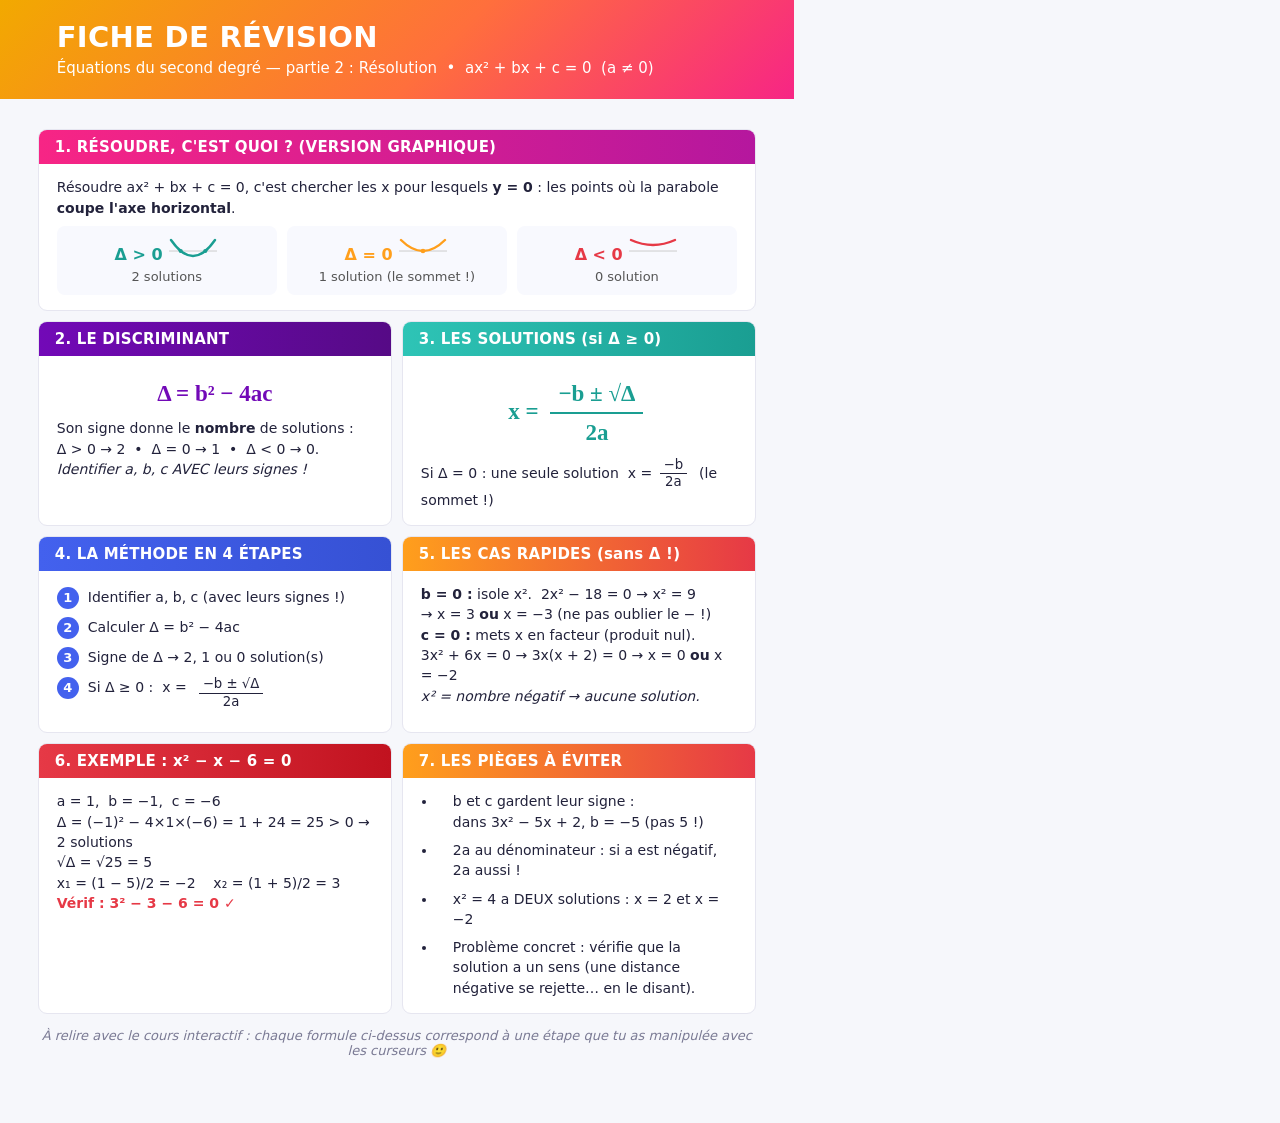
<file: maths/second-degre-resolution/fiche-source.html>
<!DOCTYPE html>
<html lang="fr">
<head>
<meta charset="UTF-8">
<title>Fiche de révision — Résolution d'une équation du second degré</title>
<style>
  @page{ size:A4; margin:0; }
  :root{
    --bleu:#4361ee; --violet:#7209b7; --rose:#f72585; --vert:#2ec4b6;
    --orange:#ff9f1c; --rouge:#e63946; --magenta:#b5179e; --fond:#f6f7fb; --encre:#22223b;
  }
  *{box-sizing:border-box;}
  html,body{margin:0;padding:0;}
  body{font-family:"Segoe UI",system-ui,-apple-system,Helvetica,Arial,sans-serif;color:var(--encre);background:var(--fond);width:210mm;min-height:297mm;}
  .page{width:210mm;min-height:297mm;background:var(--fond);}
  .entete{background:linear-gradient(135deg,#F2A900,#FF6F3C 55%,#f72585);color:#fff;padding:20px 34px 22px 15mm;}
  .entete h1{margin:0 0 5px;font-size:29px;letter-spacing:.3px;}
  .entete p{margin:0;font-size:15px;}
  .contenu{padding:8mm 10mm 6mm;}
  .grille{display:grid;grid-template-columns:1fr 1fr;gap:10px;}
  .grille.pleine{grid-template-columns:1fr;}
  .boite{background:#fff;border-radius:9px;overflow:hidden;border:1px solid #e6e6f0;margin-bottom:10px;}
  .titre-boite{color:#fff;font-weight:700;font-size:15px;padding:8px 16px;letter-spacing:.2px;}
  .corps-boite{padding:13px 18px 15px;font-size:14px;line-height:1.45;}
  .t-rose{background:linear-gradient(90deg,#f72585,#b5179e);}
  .t-violet{background:linear-gradient(90deg,#7209b7,#560a86);}
  .t-vert{background:linear-gradient(90deg,#2ec4b6,#1a9e92);}
  .t-bleu{background:linear-gradient(90deg,#4361ee,#3651d4);}
  .t-rouge{background:linear-gradient(90deg,#e63946,#c1121f);}
  .t-orouge{background:linear-gradient(90deg,#ff9f1c,#e63946);}
  .formule-grande{font-family:Georgia,"Times New Roman",serif;font-size:23px;font-weight:700;text-align:center;margin:8px 0;}
  .formule-violet{color:var(--violet);}
  .frac{display:inline-block;vertical-align:middle;text-align:center;margin:0 6px;}
  .frac .haut{display:block;border-bottom:2px solid var(--encre);padding:0 8px 2px;}
  .frac .bas{display:block;padding:2px 8px 0;}
  .frac.vert .haut{border-color:#1a9e92;color:#1a9e92;}
  .frac.vert .bas{color:#1a9e92;}
  .frac-mini{display:inline-block;vertical-align:middle;text-align:center;margin:0 3px;font-size:.95em;line-height:1.1;}
  .frac-mini .haut{display:block;border-bottom:1.5px solid currentColor;padding:0 4px 1px;}
  .frac-mini .bas{display:block;padding:1px 4px 0;}
  .three{display:grid;grid-template-columns:1fr 1fr 1fr;gap:10px;margin-top:8px;}
  .three .carte{background:#f8f9fe;border-radius:8px;padding:10px 8px 8px;text-align:center;}
  .three .carte b{font-size:16px;}
  .three .carte .sol{font-size:13px;color:#555;margin-top:2px;}
  .etapes{list-style:none;margin:3px 0 0;padding:0;}
  .etapes li{display:flex;gap:9px;margin-bottom:8px;align-items:flex-start;}
  .num{flex:none;width:22px;height:22px;border-radius:50%;background:var(--bleu);color:#fff;font-size:13px;font-weight:700;display:flex;align-items:center;justify-content:center;}
  .verif{color:var(--rouge);font-weight:700;}
  .puce{margin:0 0 8px;padding-left:16px;}
  .pied{text-align:center;font-size:13px;font-style:italic;color:#7a7a94;margin-top:4px;}
  em{font-style:italic;}
</style>
</head>
<body>
<div class="page">

  <div class="entete">
    <h1>FICHE DE RÉVISION</h1>
    <p>Équations du second degré — partie 2 : Résolution&nbsp;&nbsp;•&nbsp;&nbsp;ax² + bx + c = 0&nbsp;&nbsp;(a ≠ 0)</p>
  </div>

  <div class="contenu">

  <div class="grille pleine">
    <div class="boite">
      <div class="titre-boite t-rose">1. RÉSOUDRE, C'EST QUOI ? (VERSION GRAPHIQUE)</div>
      <div class="corps-boite">
        Résoudre ax² + bx + c = 0, c'est chercher les x pour lesquels <b>y = 0</b> : les points où la parabole <b>coupe l'axe horizontal</b>.
        <div class="three">
          <div class="carte">
            <b style="color:#1a9e92">Δ &gt; 0</b>
            <svg width="52" height="24" viewBox="0 0 52 24"><line x1="2" y1="15" x2="50" y2="15" stroke="#ccc" stroke-width="1"/><path d="M4,4 Q26,36 48,4" fill="none" stroke="#1a9e92" stroke-width="2.4" stroke-linecap="round"/><circle cx="13.7" cy="15" r="2.1" fill="#1a9e92"/><circle cx="38.3" cy="15" r="2.1" fill="#1a9e92"/></svg>
            <div class="sol">2 solutions</div>
          </div>
          <div class="carte">
            <b style="color:#ff9f1c">Δ = 0</b>
            <svg width="52" height="24" viewBox="0 0 52 24"><line x1="2" y1="15" x2="50" y2="15" stroke="#ccc" stroke-width="1"/><path d="M4,4 Q26,26 48,4" fill="none" stroke="#ff9f1c" stroke-width="2.4" stroke-linecap="round"/><circle cx="26" cy="15" r="2.3" fill="#ff9f1c"/></svg>
            <div class="sol">1 solution (le sommet !)</div>
          </div>
          <div class="carte">
            <b style="color:#e63946">Δ &lt; 0</b>
            <svg width="52" height="24" viewBox="0 0 52 24"><line x1="2" y1="15" x2="50" y2="15" stroke="#ccc" stroke-width="1"/><path d="M4,4 Q26,14 48,4" fill="none" stroke="#e63946" stroke-width="2.4" stroke-linecap="round"/></svg>
            <div class="sol">0 solution</div>
          </div>
        </div>
      </div>
    </div>
  </div>

  <div class="grille">
    <div class="boite">
      <div class="titre-boite t-violet">2. LE DISCRIMINANT</div>
      <div class="corps-boite">
        <div class="formule-grande formule-violet">Δ = b² − 4ac</div>
        Son signe donne le <b>nombre</b> de solutions :<br>
        Δ &gt; 0 → 2&nbsp;&nbsp;•&nbsp;&nbsp;Δ = 0 → 1&nbsp;&nbsp;•&nbsp;&nbsp;Δ &lt; 0 → 0.<br>
        <em>Identifier a, b, c AVEC leurs signes !</em>
      </div>
    </div>

    <div class="boite">
      <div class="titre-boite t-vert">3. LES SOLUTIONS (si Δ ≥ 0)</div>
      <div class="corps-boite">
        <div class="formule-grande" style="color:#1a9e92">
          x&nbsp;=&nbsp;<span class="frac vert"><span class="haut">−b ± √Δ</span><span class="bas">2a</span></span>
        </div>
        Si Δ = 0 : une seule solution&nbsp; x = <span class="frac-mini"><span class="haut">−b</span><span class="bas">2a</span></span>&nbsp; (le sommet !)
      </div>
    </div>
  </div>

  <div class="grille">
    <div class="boite">
      <div class="titre-boite t-bleu">4. LA MÉTHODE EN 4 ÉTAPES</div>
      <div class="corps-boite">
        <ol class="etapes">
          <li><span class="num">1</span> Identifier a, b, c (avec leurs signes !)</li>
          <li><span class="num">2</span> Calculer Δ = b² − 4ac</li>
          <li><span class="num">3</span> Signe de Δ → 2, 1 ou 0 solution(s)</li>
          <li><span class="num">4</span> Si Δ ≥ 0 :&nbsp; x = <span class="frac-mini"><span class="haut">−b ± √Δ</span><span class="bas">2a</span></span></li>
        </ol>
      </div>
    </div>

    <div class="boite">
      <div class="titre-boite t-orouge">5. LES CAS RAPIDES (sans Δ !)</div>
      <div class="corps-boite">
        <b>b = 0 :</b> isole x².&nbsp; 2x² − 18 = 0 → x² = 9<br>
        → x = 3 <b>ou</b> x = −3 (ne pas oublier le −&nbsp;!)<br>
        <b>c = 0 :</b> mets x en facteur (produit nul).<br>
        3x² + 6x = 0 → 3x(x + 2) = 0 → x = 0 <b>ou</b> x = −2<br>
        <em>x² = nombre négatif → aucune solution.</em>
      </div>
    </div>
  </div>

  <div class="grille">
    <div class="boite">
      <div class="titre-boite t-rouge">6. EXEMPLE : x² − x − 6 = 0</div>
      <div class="corps-boite">
        a = 1, &nbsp;b = −1, &nbsp;c = −6<br>
        Δ = (−1)² − 4×1×(−6) = 1 + 24 = 25 &gt; 0 → 2 solutions<br>
        √Δ = √25 = 5<br>
        x₁ = (1 − 5)/2 = −2&nbsp;&nbsp;&nbsp;&nbsp;x₂ = (1 + 5)/2 = 3<br>
        <span class="verif">Vérif : 3² − 3 − 6 = 0 ✓</span>
      </div>
    </div>

    <div class="boite">
      <div class="titre-boite t-orouge">7. LES PIÈGES À ÉVITER</div>
      <div class="corps-boite">
        <ul style="margin:0;padding-left:16px;">
          <li class="puce">b et c gardent leur signe :<br>dans 3x² − 5x + 2, b = −5 (pas 5 !)</li>
          <li class="puce">2a au dénominateur : si a est négatif, 2a aussi !</li>
          <li class="puce">x² = 4 a DEUX solutions : x = 2 et x = −2</li>
          <li class="puce" style="margin-bottom:0">Problème concret : vérifie que la solution a un sens (une distance négative se rejette… en le disant).</li>
        </ul>
      </div>
    </div>
  </div>

  <p class="pied">À relire avec le cours interactif : chaque formule ci-dessus correspond à une étape que tu as manipulée avec les curseurs 🙂</p>

  </div>
</div>
</body>
</html>
</file>
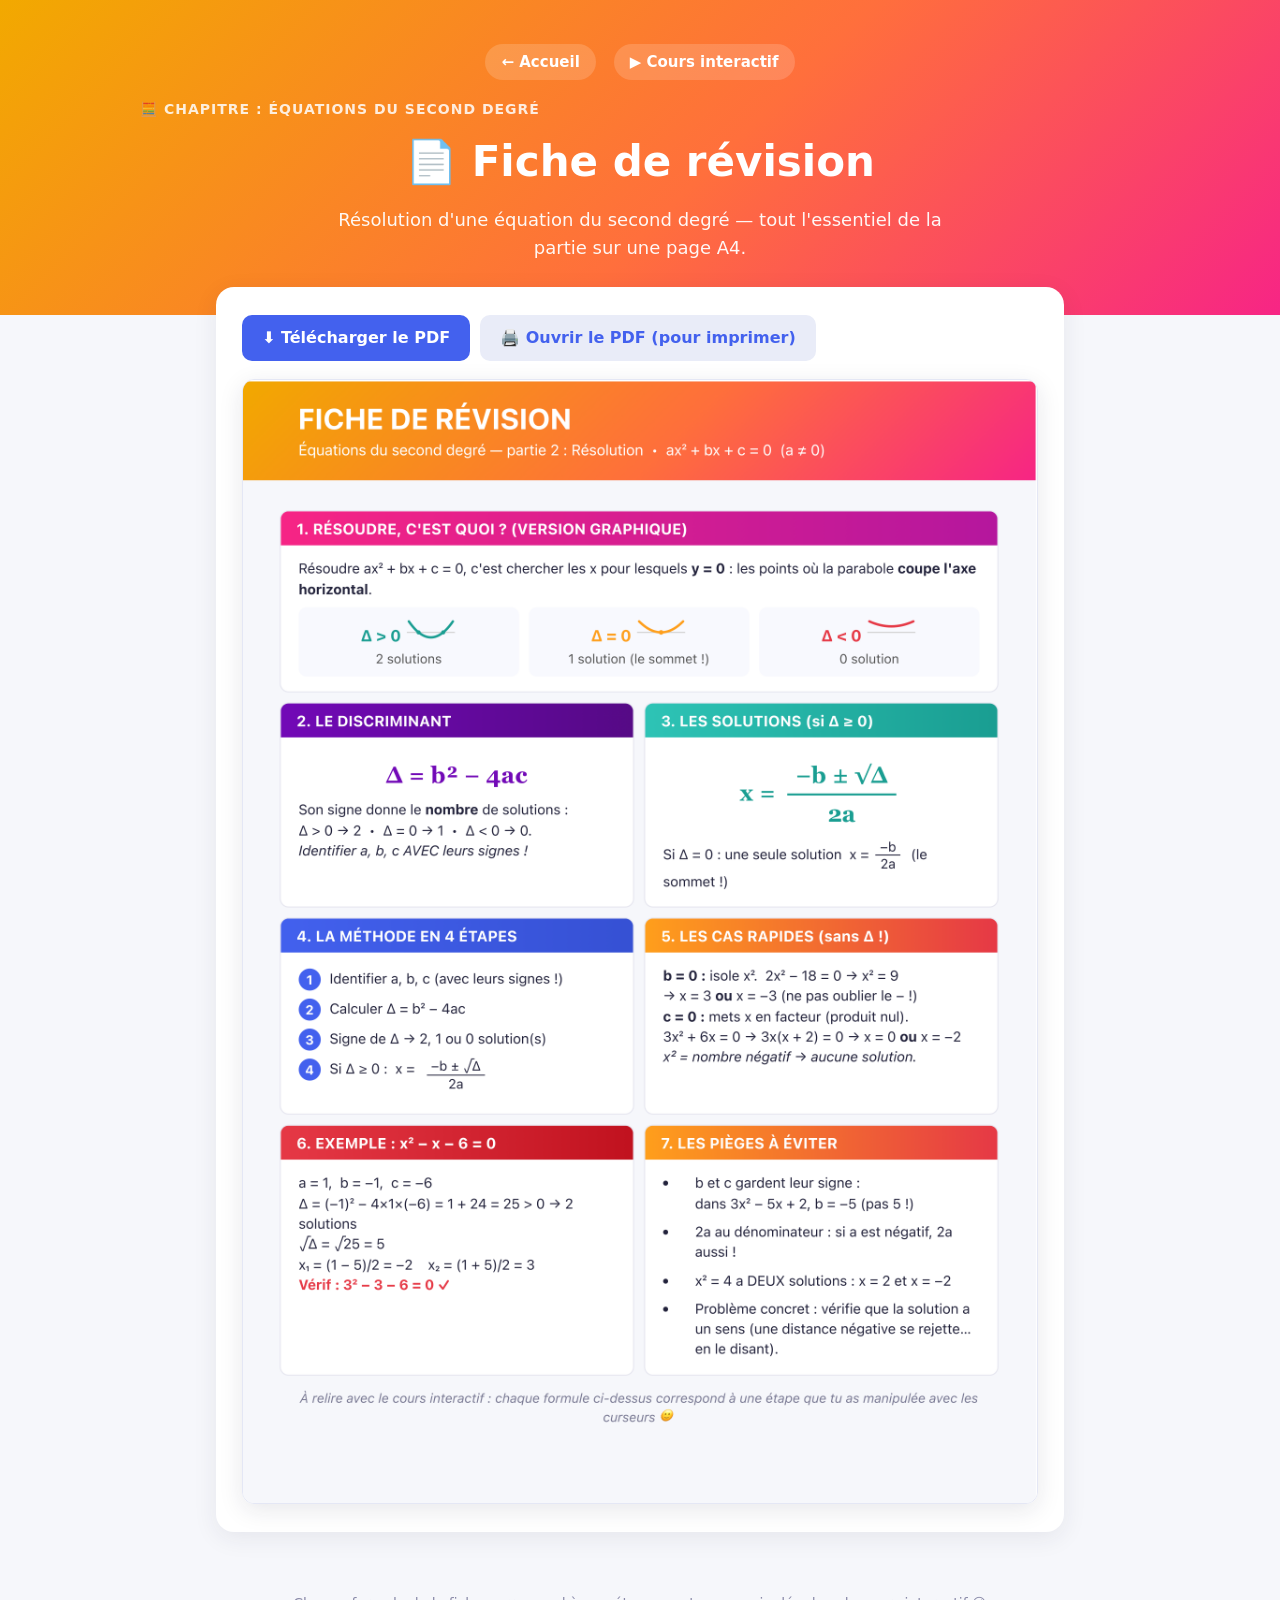
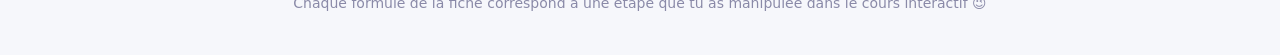
<file: maths/second-degre-resolution/fiche.html>
<!DOCTYPE html>
<html lang="fr">
<head>
<meta charset="UTF-8">
<meta name="viewport" content="width=device-width, initial-scale=1.0">
<title>Fiche de révision — Résolution d'une équation du second degré</title>
<link rel="stylesheet" href="../../assets/site.css">
<style>
  /* Cette page appartient au chapitre "maths" : bannière dans la couleur de la matière (jaune), au lieu du dégradé générique du site. */
  header{background:linear-gradient(135deg,#F2A900,#FF6F3C 55%,#f72585);}
</style>
</head>
<body>

<header>
  <nav class="nav-site">
    <a href="../../index.html">← Accueil</a>
    <a href="cours.html">▶️ Cours interactif</a>
  </nav>
  <p class="fil-chapitre">🧮 Chapitre : Équations du second degré</p>
  <h1>📄 Fiche de révision</h1>
  <p>Résolution d'une équation du second degré — tout l'essentiel de la partie sur une page A4.</p>
</header>

<main>
  <section>
    <div class="boutons" style="margin-bottom:18px">
      <a class="btn btn-cours" href="maths-second-degre-resolution-fiche.pdf" download>⬇️ Télécharger le PDF</a>
      <a class="btn btn-fiche" href="maths-second-degre-resolution-fiche.pdf" target="_blank" rel="noopener">🖨️ Ouvrir le PDF (pour imprimer)</a>
    </div>
    <img class="fiche-img" src="fiche.png" alt="Fiche de révision : résolution d'une équation du second degré (chapitre Équations du second degré). 1. Résoudre, c'est quoi ? (version graphique). 2. Le discriminant Δ = b² − 4ac. 3. Les solutions x = (−b ± √Δ)/2a. 4. La méthode en 4 étapes. 5. Les cas rapides (b = 0 ou c = 0). 6. Exemple x² − x − 6 = 0. 7. Les pièges à éviter.">
  </section>
</main>

<footer>Chaque formule de la fiche correspond à une étape que tu as manipulée dans le cours interactif 😉</footer>

</body>
</html>
</file>
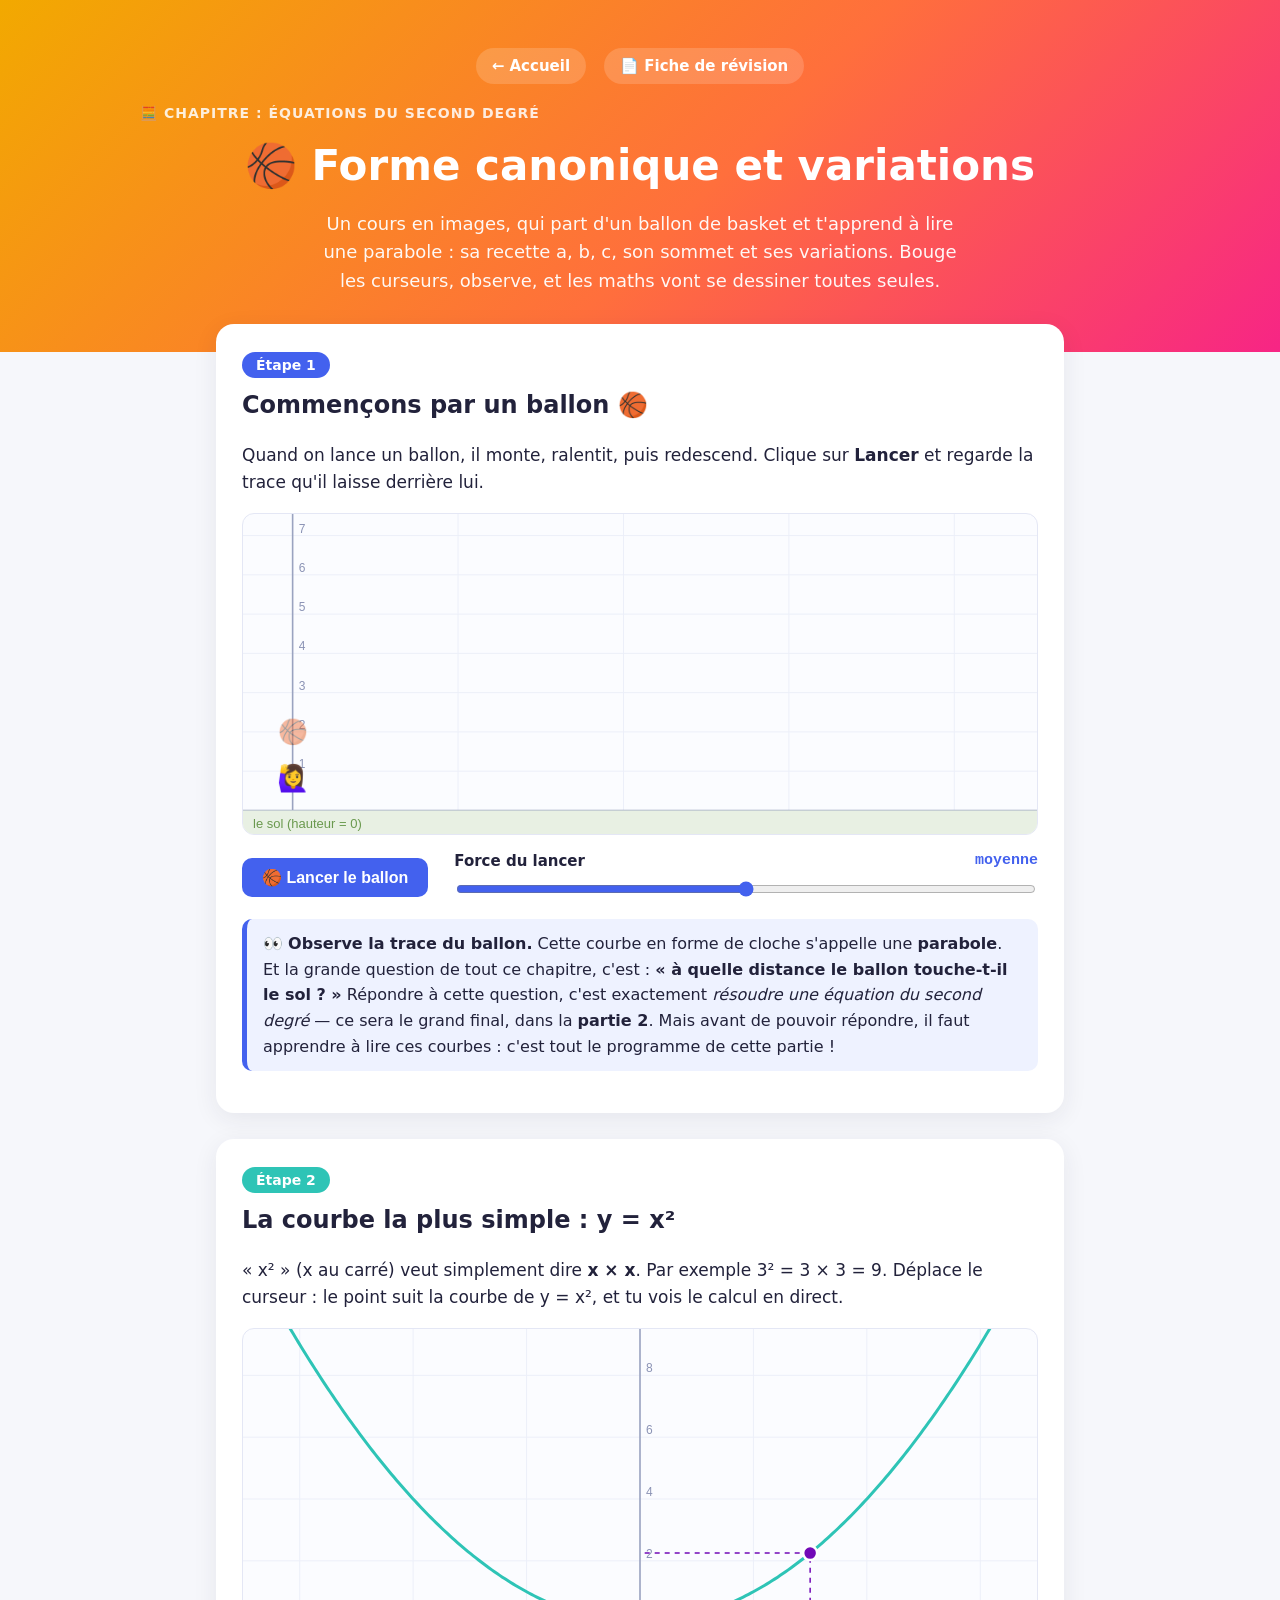
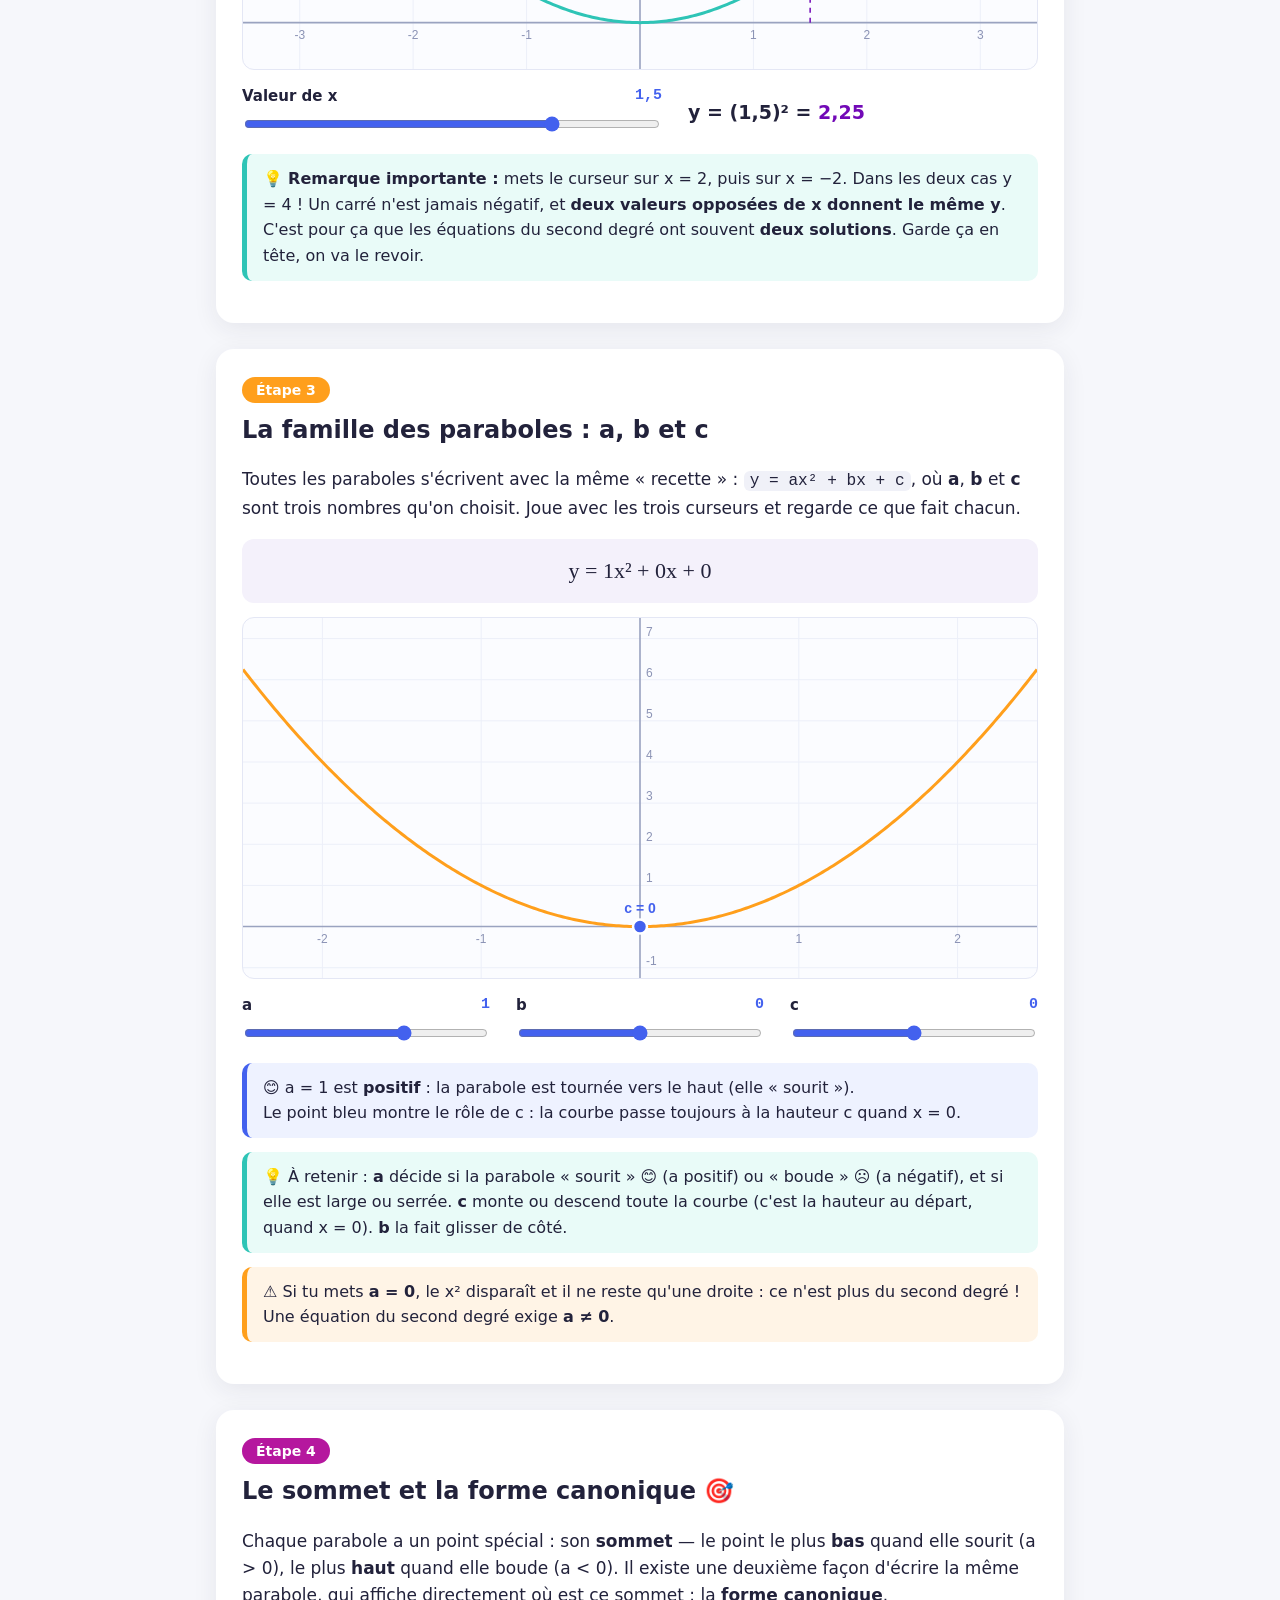
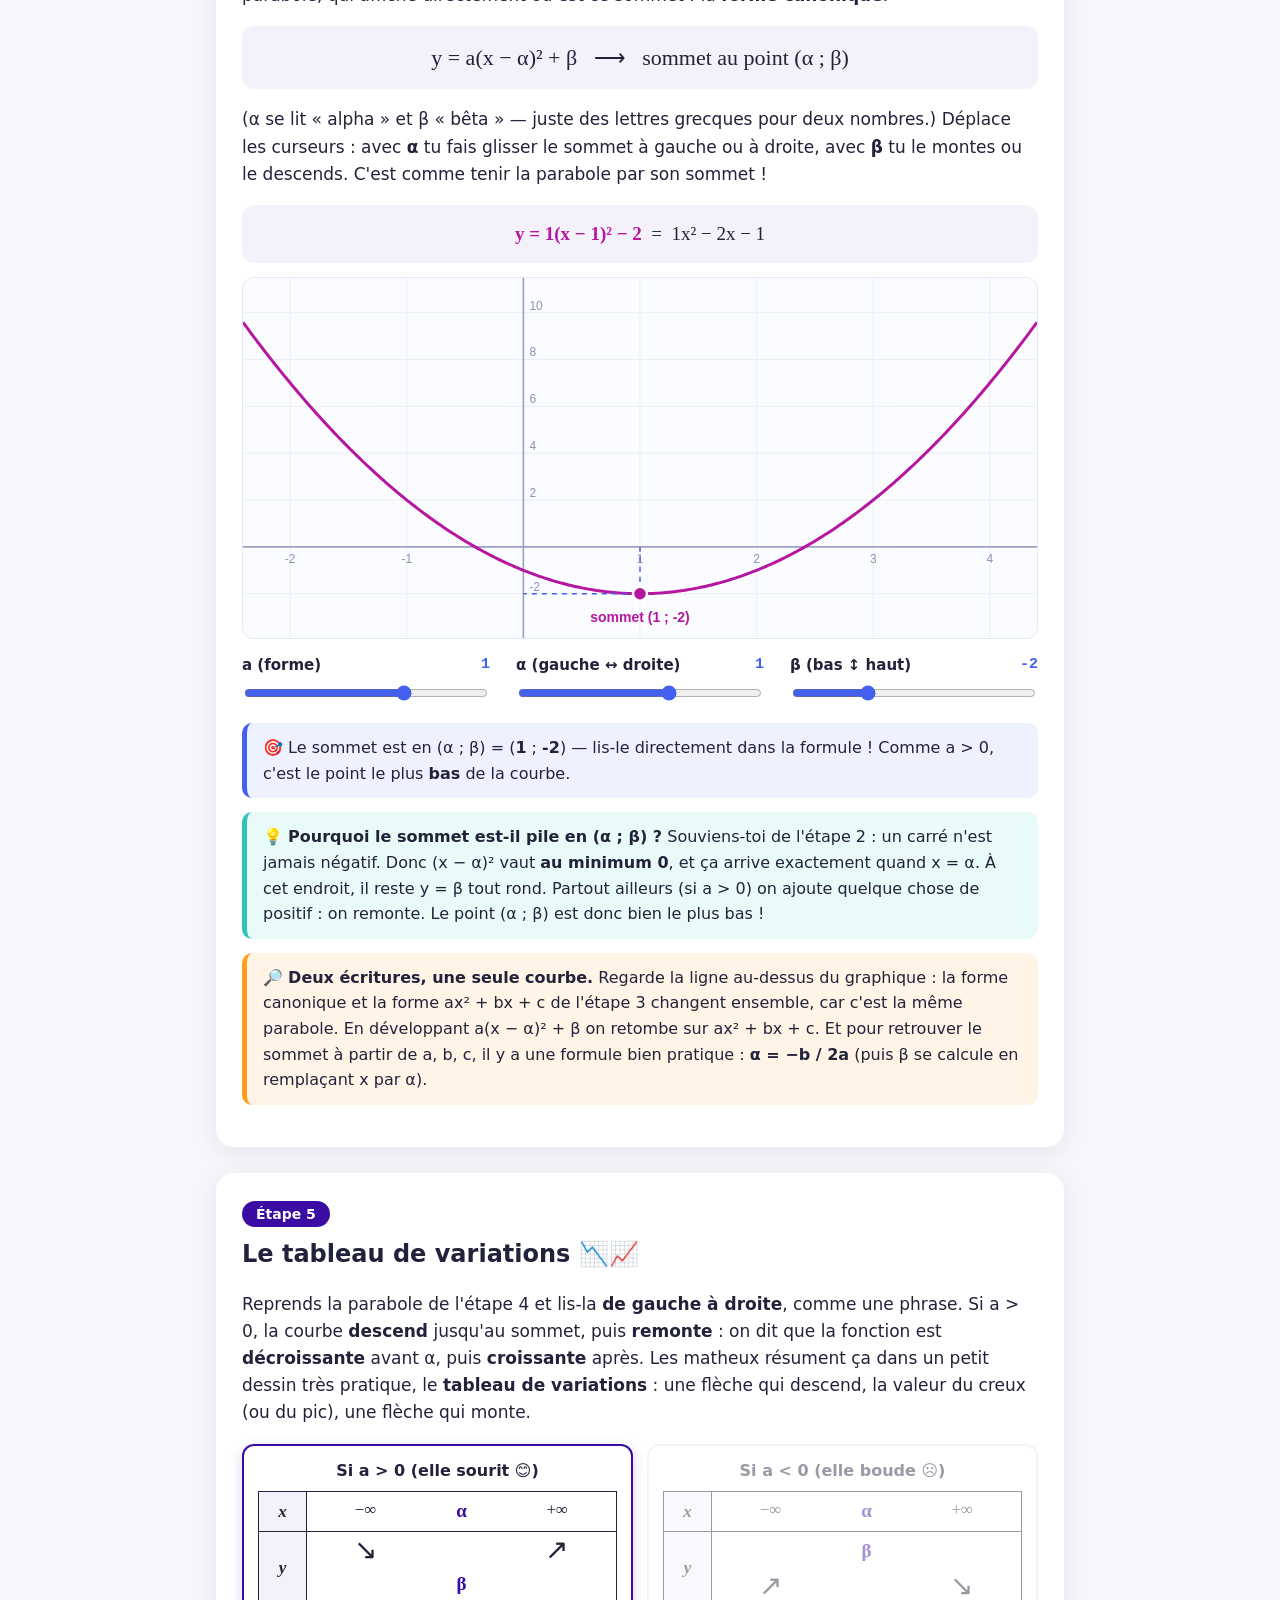
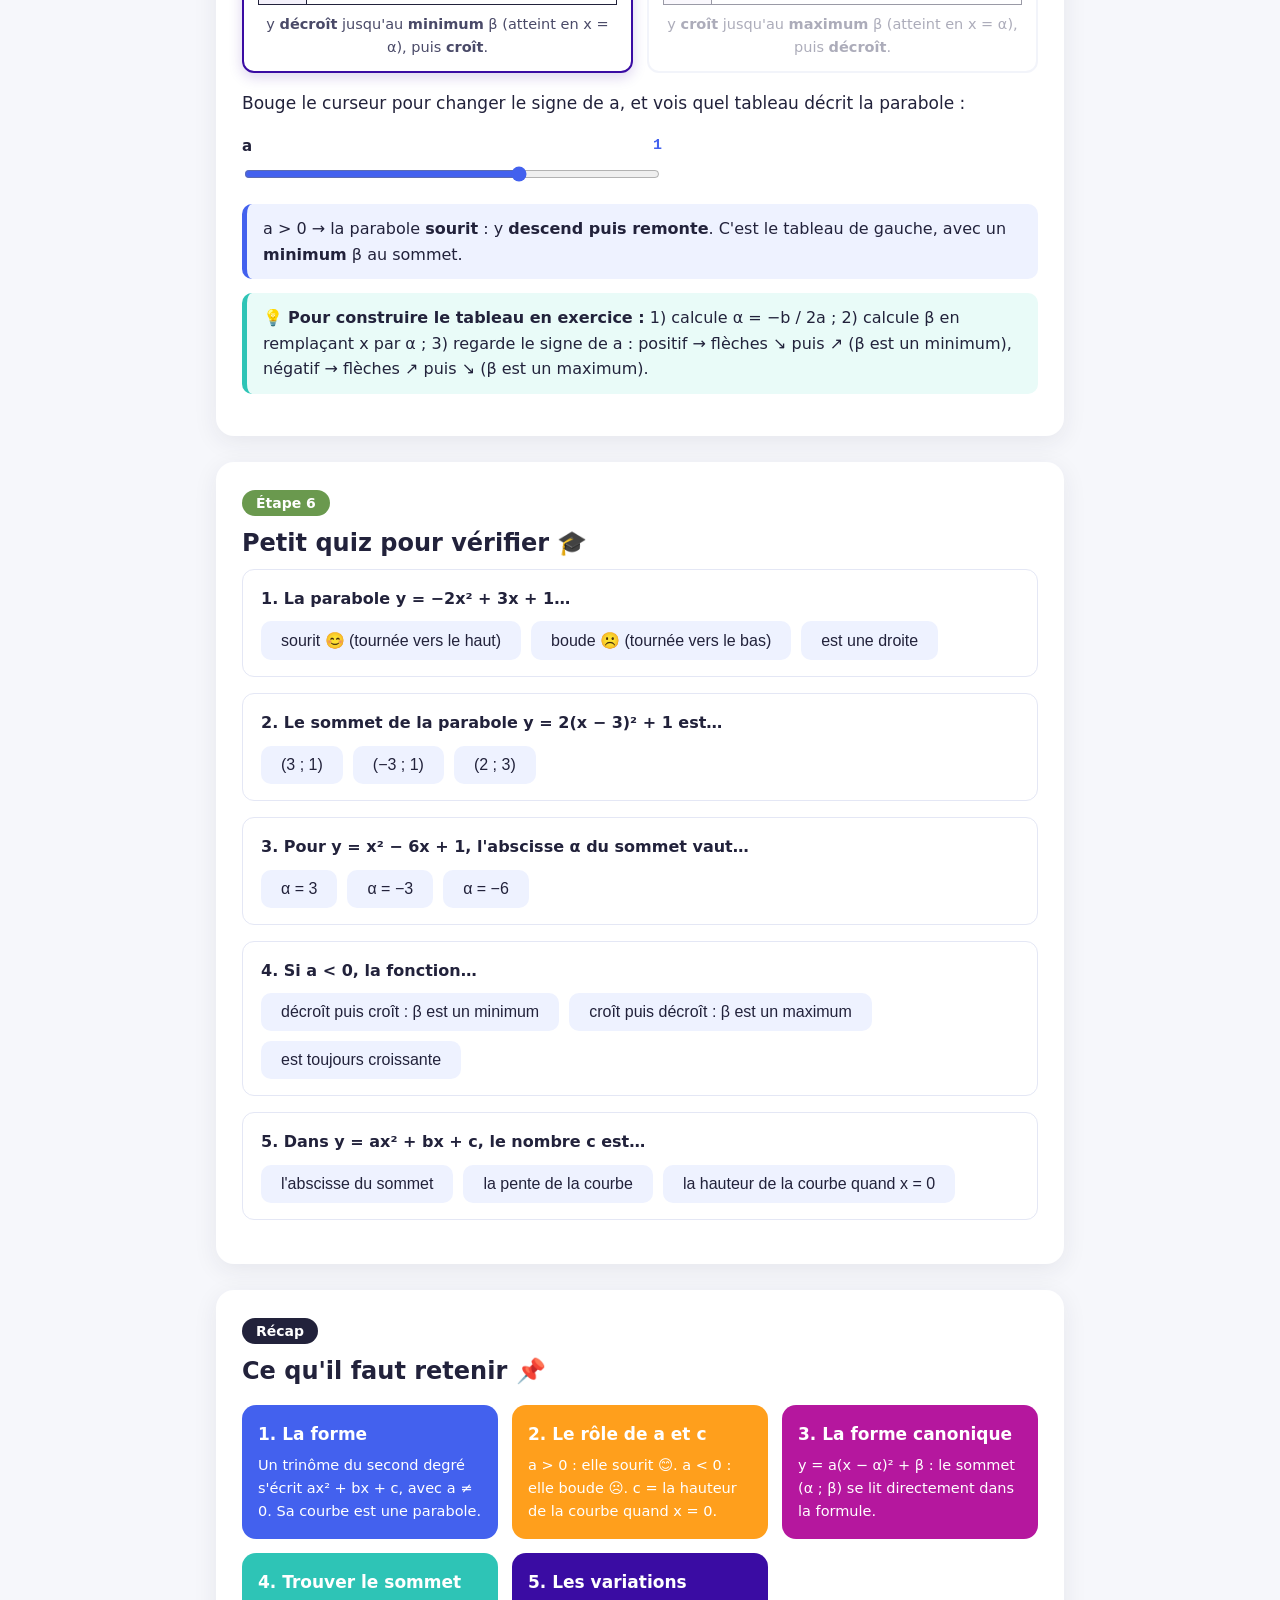
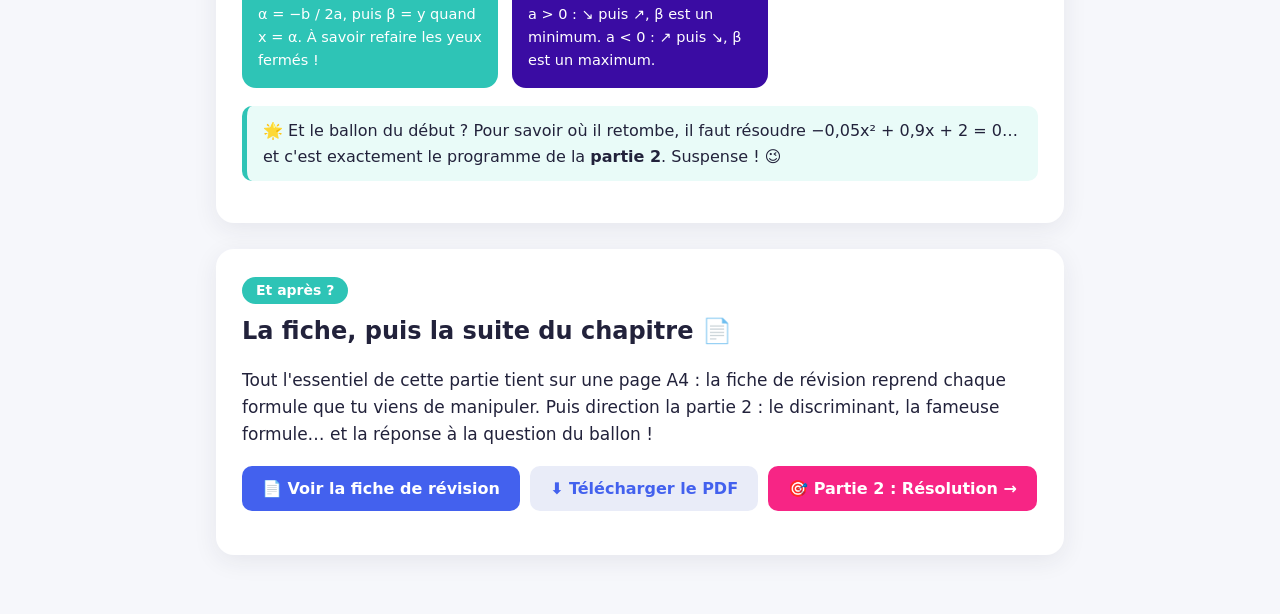
<file: maths/second-degre/cours.html>
<!DOCTYPE html>
<html lang="fr">
<head>
<meta charset="UTF-8">
<meta name="viewport" content="width=device-width, initial-scale=1.0">
<title>Forme canonique et variations — Équations du second degré</title>
<style>
  :root{
    --bleu:#4361ee; --violet:#7209b7; --rose:#f72585; --vert:#2ec4b6;
    --orange:#ff9f1c; --rouge:#e63946; --magenta:#b5179e; --fond:#f6f7fb; --encre:#22223b;
  }
  *{box-sizing:border-box;}
  body{margin:0;font-family:"Segoe UI",system-ui,-apple-system,sans-serif;background:var(--fond);color:var(--encre);line-height:1.6;}
  header{background:linear-gradient(135deg,#F2A900,#FF6F3C 55%,#f72585);color:#fff;padding:48px 20px 56px;text-align:center;}
  header h1{margin:0 0 10px;font-size:clamp(26px,4.5vw,42px);}
  header p{margin:0 auto;max-width:640px;font-size:18px;opacity:.95;}
  .nav-site{display:flex;gap:18px;justify-content:center;flex-wrap:wrap;margin-bottom:18px;font-size:15px;}
  .nav-site a{color:#fff;text-decoration:none;background:rgba(255,255,255,.16);border-radius:999px;padding:6px 16px;font-weight:600;}
  .nav-site a:hover{background:rgba(255,255,255,.3);}
  header .fil-chapitre{margin:0 0 8px;font-size:14px;font-weight:700;letter-spacing:1px;text-transform:uppercase;opacity:.85;}
  .btn-lien{display:inline-block;text-decoration:none;background:var(--bleu);color:#fff;border-radius:10px;padding:10px 20px;font-size:16px;font-weight:600;}
  .btn-lien.secondaire{background:#e9ecf8;color:var(--bleu);}
  main{max-width:880px;margin:-28px auto 60px;padding:0 16px;}
  section{background:#fff;border-radius:18px;padding:28px 26px;margin-bottom:26px;box-shadow:0 6px 24px rgba(34,34,59,.08);}
  h2{margin:0 0 6px;font-size:24px;}
  .chip{display:inline-block;background:var(--bleu);color:#fff;border-radius:999px;padding:2px 14px;font-size:14px;font-weight:600;margin-bottom:8px;}
  .s2 .chip{background:var(--vert);} .s3 .chip{background:var(--orange);} .s3b .chip{background:var(--magenta);} .s3c .chip{background:#3a0ca3;} .s4 .chip{background:var(--rose);}
  .s5 .chip{background:var(--violet);} .s6 .chip{background:var(--rouge);} .s7 .chip{background:#0a9396;} .s8 .chip{background:#6a994e;}
  canvas{width:100%;height:auto;background:#fbfcff;border:1px solid #e4e7f5;border-radius:12px;display:block;touch-action:none;}
  .controls{display:flex;flex-wrap:wrap;gap:14px 26px;margin:14px 0 6px;align-items:center;}
  .ctrl{display:flex;flex-direction:column;min-width:170px;flex:1;}
  .ctrl label{font-weight:600;font-size:15px;display:flex;justify-content:space-between;}
  .ctrl label span{font-family:ui-monospace,Consolas,monospace;color:var(--bleu);}
  input[type=range]{accent-color:var(--bleu);height:28px;}
  button{background:var(--bleu);color:#fff;border:none;border-radius:10px;padding:10px 20px;font-size:16px;font-weight:600;cursor:pointer;transition:transform .1s, box-shadow .2s;}
  button:hover{transform:translateY(-1px);box-shadow:0 4px 12px rgba(67,97,238,.4);}
  button.secondaire{background:#e9ecf8;color:var(--bleu);}
  .info{background:#eef2ff;border-left:5px solid var(--bleu);border-radius:10px;padding:12px 16px;margin:14px 0;}
  .astuce{background:#e9fbf8;border-left:5px solid var(--vert);border-radius:10px;padding:12px 16px;margin:14px 0;}
  .attention{background:#fff4e6;border-left:5px solid var(--orange);border-radius:10px;padding:12px 16px;margin:14px 0;}
  .badge{display:inline-block;font-weight:800;font-size:18px;padding:8px 18px;border-radius:12px;margin-top:8px;}
  .formule{font-family:Georgia,"Times New Roman",serif;font-size:22px;text-align:center;background:#f4f1fb;border-radius:12px;padding:14px;margin:14px 0;}
  .formule .frac{display:inline-block;vertical-align:middle;text-align:center;}
  .formule .frac .haut{display:block;border-bottom:2px solid var(--encre);padding:0 8px 2px;}
  .formule .frac .bas{display:block;padding:2px 8px 0;}
  .sqrt{white-space:nowrap;}
  .sqrt .rad{border-top:2px solid var(--encre);padding:0 3px;}
  .etapes{list-style:none;padding:0;margin:10px 0;}
  .etapes li{background:#f8f9fe;border:1px solid #e4e7f5;border-radius:10px;padding:12px 16px;margin-bottom:10px;display:none;}
  .etapes li.visible{display:block;animation:pop .35s ease;}
  @keyframes pop{from{opacity:0;transform:translateY(8px);}to{opacity:1;transform:none;}}
  .grille-inputs{display:flex;gap:14px;flex-wrap:wrap;margin:12px 0;}
  .grille-inputs label{font-weight:700;display:flex;align-items:center;gap:8px;}
  .grille-inputs input{width:90px;padding:8px;font-size:17px;border:2px solid #dfe3f2;border-radius:8px;text-align:center;}
  .resultat-solveur{margin-top:14px;}
  .quiz-q{border:1px solid #e4e7f5;border-radius:12px;padding:16px 18px;margin-bottom:16px;}
  .quiz-q p{margin:0 0 10px;font-weight:600;}
  .quiz-opts{display:flex;flex-wrap:wrap;gap:10px;}
  .quiz-opts button{background:#eef2ff;color:var(--encre);font-weight:500;}
  .quiz-opts button.bon{background:#d8f3dc;color:#1b4332;font-weight:700;}
  .quiz-opts button.mauvais{background:#ffe0e3;color:#9d0208;}
  .quiz-expl{display:none;margin-top:10px;font-size:15px;background:#f8f9fe;border-radius:8px;padding:10px 14px;}
  .cartes{display:grid;grid-template-columns:repeat(auto-fit,minmax(230px,1fr));gap:14px;margin-top:14px;}
  .carte{border-radius:14px;padding:16px;color:#fff;}
  .carte h3{margin:0 0 6px;font-size:17px;}
  .carte p{margin:0;font-size:14.5px;}
  .lecture{font-size:17px;}
  code{background:#f0f1f8;border-radius:6px;padding:1px 6px;font-size:.95em;}
  .valeur-dyn{font-family:ui-monospace,Consolas,monospace;font-weight:700;}
  /* Tableaux de variations (étape 5) */
  .tabvars{display:grid;grid-template-columns:repeat(auto-fit,minmax(250px,1fr));gap:14px;margin:14px 0;}
  .tabvar{border:2px solid #e4e7f5;border-radius:12px;padding:12px 14px;transition:border-color .2s, box-shadow .2s, opacity .2s;}
  .tabvar h3{margin:0 0 8px;font-size:16px;text-align:center;}
  .tabvar.actif{border-color:#3a0ca3;box-shadow:0 4px 14px rgba(58,12,163,.18);}
  .tabvar.efface{opacity:.45;}
  .tabvar table{width:100%;border-collapse:collapse;font-family:Georgia,"Times New Roman",serif;font-size:17px;}
  .tabvar th,.tabvar td{border:1.5px solid var(--encre);padding:4px 8px;text-align:center;}
  .tabvar th{font-style:italic;width:48px;background:#f4f1fb;}
  .tabvar .tv-flex{display:flex;justify-content:space-around;align-items:stretch;}
  .tabvar .tv-var .tv-flex{height:64px;}
  .tabvar .tv-flex .fl{font-size:28px;line-height:1;}
  .tabvar .tv-flex .h{align-self:flex-start;} .tabvar .tv-flex .b{align-self:flex-end;}
  .tabvar .tv-flex .val{font-size:19px;font-weight:700;color:#3a0ca3;}
  .tabvar .tv-legende{margin:8px 0 0;font-size:14.5px;color:#4a4a68;text-align:center;}
</style>
</head>
<body>

<header>
  <nav class="nav-site">
    <a href="../../index.html">← Accueil</a>
    <a href="fiche.html">📄 Fiche de révision</a>
  </nav>
  <p class="fil-chapitre">🧮 Chapitre : Équations du second degré</p>
  <h1>🏀 Forme canonique et variations</h1>
  <p>Un cours en images, qui part d'un ballon de basket et t'apprend à lire une parabole : sa recette a, b, c, son sommet et ses variations. Bouge les curseurs, observe, et les maths vont se dessiner toutes seules.</p>
</header>

<main>

<!-- ================= SECTION 1 : LE BALLON ================= -->
<section class="s1">
  <span class="chip">Étape 1</span>
  <h2>Commençons par un ballon 🏀</h2>
  <p class="lecture">Quand on lance un ballon, il monte, ralentit, puis redescend. Clique sur <b>Lancer</b> et regarde la trace qu'il laisse derrière lui.</p>
  <canvas id="cvBallon" height="320"></canvas>
  <div class="controls">
    <button id="btnLancer">🏀 Lancer le ballon</button>
    <div class="ctrl">
      <label>Force du lancer <span id="valForce">moyenne</span></label>
      <input type="range" id="force" min="1" max="3" step="1" value="2">
    </div>
  </div>
  <div class="info">👀 <b>Observe la trace du ballon.</b> Cette courbe en forme de cloche s'appelle une <b>parabole</b>. Et la grande question de tout ce chapitre, c'est : <b>« à quelle distance le ballon touche-t-il le sol ? »</b> Répondre à cette question, c'est exactement <i>résoudre une équation du second degré</i> — ce sera le grand final, dans la <b>partie 2</b>. Mais avant de pouvoir répondre, il faut apprendre à lire ces courbes : c'est tout le programme de cette partie !</div>
</section>

<!-- ================= SECTION 2 : y = x² ================= -->
<section class="s2">
  <span class="chip">Étape 2</span>
  <h2>La courbe la plus simple : y = x²</h2>
  <p class="lecture">« x² » (x au carré) veut simplement dire <b>x × x</b>. Par exemple 3² = 3 × 3 = 9. Déplace le curseur : le point suit la courbe de y = x², et tu vois le calcul en direct.</p>
  <canvas id="cvCarre" height="340"></canvas>
  <div class="controls">
    <div class="ctrl" style="max-width:420px">
      <label>Valeur de x <span id="valX">1,5</span></label>
      <input type="range" id="sliderX" min="-3" max="3" step="0.1" value="1.5">
    </div>
    <div id="calculCarre" style="font-size:19px;font-weight:600;"></div>
  </div>
  <div class="astuce">💡 <b>Remarque importante :</b> mets le curseur sur x = 2, puis sur x = −2. Dans les deux cas y = 4 ! Un carré n'est jamais négatif, et <b>deux valeurs opposées de x donnent le même y</b>. C'est pour ça que les équations du second degré ont souvent <b>deux solutions</b>. Garde ça en tête, on va le revoir.</div>
</section>

<!-- ================= SECTION 3 : a, b, c ================= -->
<section class="s3">
  <span class="chip">Étape 3</span>
  <h2>La famille des paraboles : a, b et c</h2>
  <p class="lecture">Toutes les paraboles s'écrivent avec la même « recette » : <code>y = ax² + bx + c</code>, où <b>a</b>, <b>b</b> et <b>c</b> sont trois nombres qu'on choisit. Joue avec les trois curseurs et regarde ce que fait chacun.</p>
  <div class="formule" id="eqABC">y = 1x² + 0x + 0</div>
  <canvas id="cvABC" height="360"></canvas>
  <div class="controls">
    <div class="ctrl"><label>a <span id="valA">1</span></label><input type="range" id="sA" min="-3" max="3" step="0.1" value="1"></div>
    <div class="ctrl"><label>b <span id="valB">0</span></label><input type="range" id="sB" min="-6" max="6" step="0.1" value="0"></div>
    <div class="ctrl"><label>c <span id="valC">0</span></label><input type="range" id="sC" min="-6" max="6" step="0.1" value="0"></div>
  </div>
  <div id="commentABC" class="info"></div>
  <div class="astuce">💡 À retenir : <b>a</b> décide si la parabole « sourit » 😊 (a positif) ou « boude » ☹️ (a négatif), et si elle est large ou serrée. <b>c</b> monte ou descend toute la courbe (c'est la hauteur au départ, quand x = 0). <b>b</b> la fait glisser de côté.</div>
  <div class="attention">⚠️ Si tu mets <b>a = 0</b>, le x² disparaît et il ne reste qu'une droite : ce n'est plus du second degré ! Une équation du second degré exige <b>a ≠ 0</b>.</div>
</section>

<!-- ================= SECTION 3bis : FORME CANONIQUE ================= -->
<section class="s3b">
  <span class="chip">Étape 4</span>
  <h2>Le sommet et la forme canonique 🎯</h2>
  <p class="lecture">Chaque parabole a un point spécial : son <b>sommet</b> — le point le plus <b>bas</b> quand elle sourit (a &gt; 0), le plus <b>haut</b> quand elle boude (a &lt; 0). Il existe une deuxième façon d'écrire la même parabole, qui affiche directement où est ce sommet : la <b>forme canonique</b>.</p>
  <div class="formule">y = a(x − α)² + β &nbsp;&nbsp;⟶&nbsp;&nbsp; sommet au point (α ; β)</div>
  <p class="lecture">(α se lit « alpha » et β « bêta » — juste des lettres grecques pour deux nombres.) Déplace les curseurs : avec <b>α</b> tu fais glisser le sommet à gauche ou à droite, avec <b>β</b> tu le montes ou le descends. C'est comme tenir la parabole par son sommet !</p>
  <div class="formule" id="eqCanon" style="font-size:19px"></div>
  <canvas id="cvCanon" height="360"></canvas>
  <div class="controls">
    <div class="ctrl"><label>a (forme) <span id="valACan">1</span></label><input type="range" id="sACan" min="-3" max="3" step="0.1" value="1"></div>
    <div class="ctrl"><label>α (gauche ↔ droite) <span id="valAlpha">1</span></label><input type="range" id="sAlpha" min="-4" max="4" step="0.1" value="1"></div>
    <div class="ctrl"><label>β (bas ↕ haut) <span id="valBeta">-2</span></label><input type="range" id="sBeta" min="-5" max="5" step="0.1" value="-2"></div>
  </div>
  <div id="commentCanon" class="info"></div>
  <div class="astuce">💡 <b>Pourquoi le sommet est-il pile en (α ; β) ?</b> Souviens-toi de l'étape 2 : un carré n'est jamais négatif. Donc (x − α)² vaut <b>au minimum 0</b>, et ça arrive exactement quand x = α. À cet endroit, il reste y = β tout rond. Partout ailleurs (si a &gt; 0) on ajoute quelque chose de positif : on remonte. Le point (α ; β) est donc bien le plus bas !</div>
  <div class="attention">🔎 <b>Deux écritures, une seule courbe.</b> Regarde la ligne au-dessus du graphique : la forme canonique et la forme ax² + bx + c de l'étape 3 changent ensemble, car c'est la même parabole. En développant a(x − α)² + β on retombe sur ax² + bx + c. Et pour retrouver le sommet à partir de a, b, c, il y a une formule bien pratique : <b>α = −b / 2a</b> (puis β se calcule en remplaçant x par α).</div>
</section>

<!-- ================= SECTION 3ter : TABLEAU DE VARIATIONS ================= -->
<section class="s3c" id="variations">
  <span class="chip">Étape 5</span>
  <h2>Le tableau de variations 📉📈</h2>
  <p class="lecture">Reprends la parabole de l'étape 4 et lis-la <b>de gauche à droite</b>, comme une phrase. Si a &gt; 0, la courbe <b>descend</b> jusqu'au sommet, puis <b>remonte</b> : on dit que la fonction est <b>décroissante</b> avant α, puis <b>croissante</b> après. Les matheux résument ça dans un petit dessin très pratique, le <b>tableau de variations</b> : une flèche qui descend, la valeur du creux (ou du pic), une flèche qui monte.</p>
  <div class="tabvars">
    <div class="tabvar" id="tabvarPos">
      <h3>Si a &gt; 0 (elle sourit 😊)</h3>
      <table>
        <tr><th>x</th><td><div class="tv-flex"><span>−∞</span><span class="val">α</span><span>+∞</span></div></td></tr>
        <tr class="tv-var"><th>y</th><td><div class="tv-flex"><span class="fl h">↘</span><span class="val b">β</span><span class="fl h">↗</span></div></td></tr>
      </table>
      <p class="tv-legende">y <b>décroît</b> jusqu'au <b>minimum</b> β (atteint en x = α), puis <b>croît</b>.</p>
    </div>
    <div class="tabvar" id="tabvarNeg">
      <h3>Si a &lt; 0 (elle boude ☹️)</h3>
      <table>
        <tr><th>x</th><td><div class="tv-flex"><span>−∞</span><span class="val">α</span><span>+∞</span></div></td></tr>
        <tr class="tv-var"><th>y</th><td><div class="tv-flex"><span class="fl b">↗</span><span class="val h">β</span><span class="fl b">↘</span></div></td></tr>
      </table>
      <p class="tv-legende">y <b>croît</b> jusqu'au <b>maximum</b> β (atteint en x = α), puis <b>décroît</b>.</p>
    </div>
  </div>
  <p class="lecture">Bouge le curseur pour changer le signe de a, et vois quel tableau décrit la parabole :</p>
  <div class="controls">
    <div class="ctrl" style="max-width:420px">
      <label>a <span id="valAVar">1</span></label>
      <input type="range" id="sVar" min="-3" max="3" step="0.1" value="1">
    </div>
  </div>
  <div id="commentVar" class="info"></div>
  <div class="astuce">💡 <b>Pour construire le tableau en exercice :</b> 1) calcule α = −b / 2a ; 2) calcule β en remplaçant x par α ; 3) regarde le signe de a : positif → flèches ↘ puis ↗ (β est un minimum), négatif → flèches ↗ puis ↘ (β est un maximum).</div>
</section>

<!-- ================= SECTION 8 : QUIZ ================= -->
<section class="s8">
  <span class="chip">Étape 6</span>
  <h2>Petit quiz pour vérifier 🎓</h2>

  <div class="quiz-q" data-bonne="1">
    <p>1. La parabole y = −2x² + 3x + 1…</p>
    <div class="quiz-opts">
      <button>sourit 😊 (tournée vers le haut)</button>
      <button>boude ☹️ (tournée vers le bas)</button>
      <button>est une droite</button>
    </div>
    <div class="quiz-expl">✅ Le nombre devant x² est a = −2, négatif : la parabole est tournée vers le bas. C'est le premier réflexe à avoir : regarder le signe de a !</div>
  </div>

  <div class="quiz-q" data-bonne="0">
    <p>2. Le sommet de la parabole y = 2(x − 3)² + 1 est…</p>
    <div class="quiz-opts">
      <button>(3 ; 1)</button>
      <button>(−3 ; 1)</button>
      <button>(2 ; 3)</button>
    </div>
    <div class="quiz-expl">✅ Forme canonique a(x − α)² + β → sommet (α ; β) = (3 ; 1). Piège classique : le « − » fait partie de la formule, donc (x − 3) donne α = +3 (et (x + 3) donnerait α = −3) !</div>
  </div>

  <div class="quiz-q" data-bonne="0">
    <p>3. Pour y = x² − 6x + 1, l'abscisse α du sommet vaut…</p>
    <div class="quiz-opts">
      <button>α = 3</button>
      <button>α = −3</button>
      <button>α = −6</button>
    </div>
    <div class="quiz-expl">✅ α = −b / 2a = −(−6) / (2 × 1) = 6/2 = 3. (Et pour β, on remplace : β = 3² − 6 × 3 + 1 = −8. Sommet : (3 ; −8).)</div>
  </div>

  <div class="quiz-q" data-bonne="1">
    <p>4. Si a &lt; 0, la fonction…</p>
    <div class="quiz-opts">
      <button>décroît puis croît : β est un minimum</button>
      <button>croît puis décroît : β est un maximum</button>
      <button>est toujours croissante</button>
    </div>
    <div class="quiz-expl">✅ a &lt; 0 : la parabole « boude », donc y monte jusqu'au sommet puis redescend. β est un <b>maximum</b>, atteint en x = α. (C'est le tableau de droite de l'étape 5.)</div>
  </div>

  <div class="quiz-q" data-bonne="2">
    <p>5. Dans y = ax² + bx + c, le nombre c est…</p>
    <div class="quiz-opts">
      <button>l'abscisse du sommet</button>
      <button>la pente de la courbe</button>
      <button>la hauteur de la courbe quand x = 0</button>
    </div>
    <div class="quiz-expl">✅ Remplace x par 0 : y = a × 0 + b × 0 + c = c. La courbe coupe donc l'axe vertical à la hauteur c. (Attention à ne pas confondre avec α, l'abscisse du sommet !)</div>
  </div>
</section>

<!-- ================= RECAP ================= -->
<section>
  <span class="chip" style="background:var(--encre)">Récap</span>
  <h2>Ce qu'il faut retenir 📌</h2>
  <div class="cartes">
    <div class="carte" style="background:var(--bleu)"><h3>1. La forme</h3><p>Un trinôme du second degré s'écrit ax² + bx + c, avec a ≠ 0. Sa courbe est une parabole.</p></div>
    <div class="carte" style="background:var(--orange)"><h3>2. Le rôle de a et c</h3><p>a &gt; 0 : elle sourit 😊. a &lt; 0 : elle boude ☹️. c = la hauteur de la courbe quand x = 0.</p></div>
    <div class="carte" style="background:var(--magenta)"><h3>3. La forme canonique</h3><p>y = a(x − α)² + β : le sommet (α ; β) se lit directement dans la formule.</p></div>
    <div class="carte" style="background:var(--vert)"><h3>4. Trouver le sommet</h3><p>α = −b / 2a, puis β = y quand x = α. À savoir refaire les yeux fermés !</p></div>
    <div class="carte" style="background:#3a0ca3"><h3>5. Les variations</h3><p>a &gt; 0 : ↘ puis ↗, β est un minimum. a &lt; 0 : ↗ puis ↘, β est un maximum.</p></div>
  </div>
  <div class="astuce" style="margin-top:18px">🌟 Et le ballon du début ? Pour savoir où il retombe, il faut résoudre −0,05x² + 0,9x + 2 = 0… et c'est exactement le programme de la <b>partie 2</b>. Suspense ! 😉</div>
</section>

<!-- ================= FICHE + SUITE ================= -->
<section>
  <span class="chip" style="background:var(--vert)">Et après ?</span>
  <h2>La fiche, puis la suite du chapitre 📄</h2>
  <p class="lecture">Tout l'essentiel de cette partie tient sur une page A4 : la fiche de révision reprend chaque formule que tu viens de manipuler. Puis direction la partie 2 : le discriminant, la fameuse formule… et la réponse à la question du ballon !</p>
  <p style="display:flex;flex-wrap:wrap;gap:10px;margin-top:14px">
    <a class="btn-lien" href="fiche.html">📄 Voir la fiche de révision</a>
    <a class="btn-lien secondaire" href="maths-second-degre-fiche.pdf" download>⬇️ Télécharger le PDF</a>
    <a class="btn-lien" style="background:var(--rose)" href="../second-degre-resolution/cours.html">🎯 Partie 2 : Résolution →</a>
  </p>
</section>

</main>

<script>
"use strict";
/* ---------- Petit moteur de tracé ---------- */
function creerPlot(canvas, xmin, xmax, ymin, ymax){
  const dpr = window.devicePixelRatio || 1;
  // Hauteur CSS mémorisée UNE SEULE FOIS : affecter canvas.height réécrit
  // l'attribut "height", il ne faut donc jamais le relire ensuite.
  const cssH = parseInt(canvas.getAttribute("height"),10) || 340;
  function dims(){
    const w = canvas.clientWidth || 800;
    if(canvas.width !== Math.round(w*dpr) || canvas.height !== Math.round(cssH*dpr)){
      canvas.width = Math.round(w*dpr); canvas.height = Math.round(cssH*dpr);
    }
    return {w, h: cssH};
  }
  const p = {xmin, xmax, ymin, ymax};
  p.ctx = canvas.getContext("2d");
  p.X = x => { const {w} = dims(); return (x - p.xmin) / (p.xmax - p.xmin) * w; };
  p.Y = y => cssH - (y - p.ymin) / (p.ymax - p.ymin) * cssH;
  p.debut = function(){
    const {w,h} = dims();
    const c = p.ctx;
    c.setTransform(dpr,0,0,dpr,0,0);
    c.clearRect(0,0,w,h);
    // grille (pas adaptatif : 1, 2, 5, 10…)
    const pasX = pasGrille(p.xmax - p.xmin), pasY = pasGrille(p.ymax - p.ymin);
    c.strokeStyle = "#eceff9"; c.lineWidth = 1;
    for(let x = Math.ceil(p.xmin/pasX)*pasX; x <= p.xmax; x += pasX){ c.beginPath(); c.moveTo(p.X(x),0); c.lineTo(p.X(x),h); c.stroke(); }
    for(let y = Math.ceil(p.ymin/pasY)*pasY; y <= p.ymax; y += pasY){ c.beginPath(); c.moveTo(0,p.Y(y)); c.lineTo(w,p.Y(y)); c.stroke(); }
    // axes
    c.strokeStyle = "#9aa3c0"; c.lineWidth = 1.6;
    c.beginPath(); c.moveTo(0,p.Y(0)); c.lineTo(w,p.Y(0)); c.stroke();
    c.beginPath(); c.moveTo(p.X(0),0); c.lineTo(p.X(0),h); c.stroke();
    // graduations
    c.fillStyle = "#8b93b5"; c.font = "12px sans-serif"; c.textAlign="center";
    const yLab = Math.min(h-4, Math.max(12, p.Y(0)+16));
    for(let x = Math.ceil(p.xmin/pasX)*pasX; x <= p.xmax; x += pasX){
      if(Math.abs(x) > pasX/2) c.fillText(fmt(x), p.X(x), yLab);
    }
    c.textAlign = "left";
    for(let y = Math.ceil(p.ymin/pasY)*pasY; y <= p.ymax; y += pasY){
      if(Math.abs(y) > pasY/2 && p.X(0) > -20 && p.X(0) < w - 30) c.fillText(fmt(y), Math.max(4, p.X(0)+6), p.Y(y)-3);
    }
    return c;
  };
  p.courbe = function(f, couleur, epaisseur){
    const c = p.ctx; c.strokeStyle = couleur; c.lineWidth = epaisseur || 3;
    c.beginPath(); let premier = true;
    const n = 300;
    for(let i=0;i<=n;i++){
      const x = p.xmin + (p.xmax-p.xmin)*i/n;
      const y = f(x);
      if(!isFinite(y)) { premier = true; continue; }
      const px = p.X(x), py = p.Y(y);
      if(premier){ c.moveTo(px,py); premier=false; } else c.lineTo(px,py);
    }
    c.stroke();
  };
  p.point = function(x,y,couleur,label,dy){
    const c = p.ctx;
    c.fillStyle = couleur;
    c.beginPath(); c.arc(p.X(x),p.Y(y),7,0,Math.PI*2); c.fill();
    c.strokeStyle="#fff"; c.lineWidth=2.5; c.stroke();
    if(label){
      c.fillStyle = couleur; c.font="bold 14px sans-serif"; c.textAlign="center";
      c.fillText(label, p.X(x), p.Y(y) + (dy || -14));
    }
  };
  p.pointilles = function(x,y,couleur){
    const c = p.ctx;
    c.strokeStyle = couleur; c.lineWidth = 1.5; c.setLineDash([5,5]);
    c.beginPath(); c.moveTo(p.X(x),p.Y(0)); c.lineTo(p.X(x),p.Y(y)); c.lineTo(p.X(0),p.Y(y)); c.stroke();
    c.setLineDash([]);
  };
  return p;
}
const fmt = n => (Math.round(n*100)/100).toString().replace(".", ",");

/* Pas de grille "propre" : 0,5 / 1 / 2 / 5 / 10 / 20… selon l'étendue */
function pasGrille(etendue){
  const brut = etendue / 9;
  const puiss = Math.pow(10, Math.floor(Math.log10(brut)));
  for(const m of [1, 2, 5, 10]) if(brut <= m*puiss) return m*puiss;
  return 10*puiss;
}

/* Cadre automatique : garantit que sommet, racines, axe horizontal
   (et le point (0,c) si inclureZero) sont toujours visibles */
function cadreParabole(a, b, c, inclureZero){
  const f = x => a*x*x + b*x + c;
  if(Math.abs(a) < 0.05){ // quasi-droite
    const xmin = -6, xmax = 6;
    const ys = [f(xmin), f(xmax), 0];
    return {xmin, xmax, ymin: Math.min(...ys)-1.5, ymax: Math.max(...ys)+1.5};
  }
  const xs = -b/(2*a), ysom = f(xs);
  const delta = b*b - 4*a*c;
  let xmin, xmax;
  if(delta > 0){
    const r = Math.sqrt(delta);
    const lo = Math.min((-b-r)/(2*a), (-b+r)/(2*a));
    const hi = Math.max((-b-r)/(2*a), (-b+r)/(2*a));
    const marge = (hi-lo)*0.35 + 1;
    xmin = lo - marge; xmax = hi + marge;
  } else {
    const demi = Math.max(2.5, Math.sqrt(Math.abs(6/a)));
    xmin = xs - demi; xmax = xs + demi;
  }
  if(inclureZero){ xmin = Math.min(xmin, -0.8); xmax = Math.max(xmax, 0.8); }
  const yBord = a > 0 ? Math.max(f(xmin), f(xmax)) : Math.min(f(xmin), f(xmax));
  let ymin, ymax;
  if(a > 0){ ymin = Math.min(0, ysom); ymax = Math.max(0.5, yBord); }
  else { ymax = Math.max(0, ysom); ymin = Math.min(-0.5, yBord); }
  if(inclureZero){ ymin = Math.min(ymin, c); ymax = Math.max(ymax, c); }
  const pad = (ymax - ymin)*0.12 + 0.5;
  return {xmin, xmax, ymin: ymin - pad, ymax: ymax + pad};
}

/* ================= 1. LE BALLON ================= */
(function(){
  const cv = document.getElementById("cvBallon");
  const plot = creerPlot(cv, -1, 26, -0.6, 8);
  const forces = {1:{a:-0.09, v:0.85}, 2:{a:-0.05, v:0.9}, 3:{a:-0.032, v:0.85}};
  const noms = {1:"douce", 2:"moyenne", 3:"forte"};
  let params = forces[2], trace = [], xBall = 0, anim = null;
  const h0 = 2;
  const f = x => params.a*x*x + params.v*x + h0;
  function ajusterCadre(){
    const disc = params.v*params.v - 4*params.a*h0;
    const xSol = (-params.v - Math.sqrt(disc)) / (2*params.a);
    const apex = h0 - params.v*params.v/(4*params.a);
    plot.xmin = -1.5; plot.xmax = xSol + 2.5;
    plot.ymin = -0.6; plot.ymax = Math.max(6, apex + 1.5);
  }
  ajusterCadre();
  function dessiner(){
    const c = plot.debut();
    // sol
    c.fillStyle = "#e8f0e3";
    c.fillRect(0, plot.Y(0), cv.clientWidth, 60);
    c.fillStyle = "#6a994e"; c.font="13px sans-serif"; c.textAlign="left";
    c.fillText("le sol (hauteur = 0)", 10, plot.Y(0)+18);
    // joueuse
    c.font = "26px sans-serif"; c.textAlign="center";
    c.fillText("🙋‍♀️", plot.X(0), plot.Y(0.6));
    // trace
    c.fillStyle = "#f7258577";
    trace.forEach(pt => { c.beginPath(); c.arc(plot.X(pt[0]), plot.Y(pt[1]), 4, 0, Math.PI*2); c.fill(); });
    // ballon
    if(xBall !== null && f(xBall) >= -0.01){
      c.font = "24px sans-serif";
      c.fillText("🏀", plot.X(xBall), plot.Y(f(xBall))+8);
    }
    // point d'atterrissage
    const disc = params.v*params.v - 4*params.a*h0;
    const xSol = (-params.v - Math.sqrt(disc)) / (2*params.a);
    if(trace.length && xBall !== null && xBall >= xSol - 0.3){
      plot.point(xSol, 0, "#e63946", "il retombe ici ! (x ≈ " + fmt(xSol) + " m)", -16);
    }
  }
  function lancer(){
    if(anim) cancelAnimationFrame(anim);
    params = forces[document.getElementById("force").value];
    ajusterCadre();
    trace = []; xBall = 0;
    const disc = params.v*params.v - 4*params.a*h0;
    const xSol = (-params.v - Math.sqrt(disc)) / (2*params.a);
    function pas(){
      xBall += 0.22;
      if(f(xBall) > 0) trace.push([xBall, f(xBall)]);
      if(xBall <= xSol + 0.2){ dessiner(); anim = requestAnimationFrame(pas); }
      else { xBall = xSol; dessiner(); anim = null; }
    }
    pas();
  }
  document.getElementById("btnLancer").addEventListener("click", lancer);
  document.getElementById("force").addEventListener("input", e => {
    document.getElementById("valForce").textContent = noms[e.target.value];
  });
  dessiner();
  window.addEventListener("resize", dessiner);
})();

/* ================= 2. y = x² ================= */
(function(){
  const cv = document.getElementById("cvCarre");
  const plot = creerPlot(cv, -3.5, 3.5, -1.5, 9.5);
  const slider = document.getElementById("sliderX");
  function dessiner(){
    plot.debut();
    plot.courbe(x => x*x, "#2ec4b6");
    const x = parseFloat(slider.value);
    const y = x*x;
    plot.pointilles(x, y, "#7209b7");
    plot.point(x, y, "#7209b7");
    document.getElementById("valX").textContent = fmt(x);
    document.getElementById("calculCarre").innerHTML =
      "y = (" + fmt(x) + ")² = <span style='color:#7209b7'>" + fmt(y) + "</span>";
  }
  slider.addEventListener("input", dessiner);
  dessiner();
  window.addEventListener("resize", dessiner);
})();

/* ================= 3. a, b, c ================= */
(function(){
  const cv = document.getElementById("cvABC");
  const plot = creerPlot(cv, -6, 6, -8, 8);
  const sA = document.getElementById("sA"), sB = document.getElementById("sB"), sC = document.getElementById("sC");
  function signe(n, unite){
    const v = fmt(Math.abs(n));
    return (n < 0 ? " − " : " + ") + v + unite;
  }
  function dessiner(){
    const a = parseFloat(sA.value), b = parseFloat(sB.value), c = parseFloat(sC.value);
    document.getElementById("valA").textContent = fmt(a);
    document.getElementById("valB").textContent = fmt(b);
    document.getElementById("valC").textContent = fmt(c);
    document.getElementById("eqABC").textContent = "y = " + fmt(a) + "x²" + signe(b,"x") + signe(c,"");
    Object.assign(plot, cadreParabole(a, b, c, true));
    plot.debut();
    plot.courbe(x => a*x*x + b*x + c, "#ff9f1c");
    plot.point(0, c, "#4361ee", "c = " + fmt(c), -14);
    let msg;
    if(Math.abs(a) < 0.05) msg = "⚠️ a ≈ 0 : la courbe est (presque) une droite. Ce n'est plus une parabole !";
    else if(a > 0) msg = "😊 a = " + fmt(a) + " est <b>positif</b> : la parabole est tournée vers le haut (elle « sourit »)." + (a > 1.5 ? " Et comme a est grand, elle est serrée." : a < 0.5 ? " Et comme a est petit, elle est large." : "");
    else msg = "☹️ a = " + fmt(a) + " est <b>négatif</b> : la parabole est tournée vers le bas (elle « boude »). C'est le cas du ballon de basket !";
    document.getElementById("commentABC").innerHTML = msg + "<br>Le point bleu montre le rôle de c : la courbe passe toujours à la hauteur c quand x = 0.";
  }
  [sA,sB,sC].forEach(s => s.addEventListener("input", dessiner));
  dessiner();
  window.addEventListener("resize", dessiner);
})();

/* ================= 3bis. FORME CANONIQUE ================= */
(function(){
  const cv = document.getElementById("cvCanon");
  const plot = creerPlot(cv, -6, 6, -8, 8);
  const sa = document.getElementById("sACan"), sal = document.getElementById("sAlpha"), sbe = document.getElementById("sBeta");
  function dessiner(){
    let a = parseFloat(sa.value);
    if(Math.abs(a) < 0.1) a = a < 0 ? -0.1 : 0.1; // a ≠ 0 obligatoire
    const al = parseFloat(sal.value), be = parseFloat(sbe.value);
    document.getElementById("valACan").textContent = fmt(a);
    document.getElementById("valAlpha").textContent = fmt(al);
    document.getElementById("valBeta").textContent = fmt(be);
    // forme développée équivalente : a(x−α)²+β = ax² −2aα·x + (aα²+β)
    const b = -2*a*al, c = a*al*al + be;
    const parenth = Math.abs(al) < 0.001 ? "x²" : "(x " + (al < 0 ? "+ " : "− ") + fmt(Math.abs(al)) + ")²";
    const canon = "y = " + fmt(a) + parenth + (Math.abs(be) < 0.001 ? "" : (be < 0 ? " − " : " + ") + fmt(Math.abs(be)));
    const dev = fmt(a) + "x²" + (b < 0 ? " − " : " + ") + fmt(Math.abs(b)) + "x" + (c < 0 ? " − " : " + ") + fmt(Math.abs(c));
    document.getElementById("eqCanon").innerHTML =
      "<b style='color:var(--magenta)'>" + canon + "</b> &nbsp;=&nbsp; " + dev;
    Object.assign(plot, cadreParabole(a, b, c, false));
    plot.debut();
    plot.courbe(x => a*(x - al)*(x - al) + be, "#b5179e");
    plot.pointilles(al, be, "#4361ee");
    plot.point(al, be, "#b5179e", "sommet (" + fmt(al) + " ; " + fmt(be) + ")", a > 0 ? 28 : -14);
    document.getElementById("commentCanon").innerHTML =
      "🎯 Le sommet est en (α ; β) = (<b>" + fmt(al) + "</b> ; <b>" + fmt(be) + "</b>) — lis-le directement dans la formule ! " +
      (a > 0 ? "Comme a &gt; 0, c'est le point le plus <b>bas</b> de la courbe." : "Comme a &lt; 0, c'est le point le plus <b>haut</b> de la courbe.");
  }
  [sa,sal,sbe].forEach(s => s.addEventListener("input", dessiner));
  dessiner();
  window.addEventListener("resize", dessiner);
})();

/* ================= 3ter. TABLEAU DE VARIATIONS ================= */
(function(){
  const sVar = document.getElementById("sVar");
  const valAVar = document.getElementById("valAVar");
  const commentVar = document.getElementById("commentVar");
  const tabPos = document.getElementById("tabvarPos");
  const tabNeg = document.getElementById("tabvarNeg");
  function majVar(){
    const a = parseFloat(sVar.value);
    valAVar.textContent = String(a).replace(".", ",");
    tabPos.classList.remove("actif","efface");
    tabNeg.classList.remove("actif","efface");
    if(a > 0){
      tabPos.classList.add("actif"); tabNeg.classList.add("efface");
      commentVar.innerHTML = "a &gt; 0 → la parabole <b>sourit</b> : y <b>descend puis remonte</b>. C'est le tableau de gauche, avec un <b>minimum</b> β au sommet.";
    } else if(a < 0){
      tabNeg.classList.add("actif"); tabPos.classList.add("efface");
      commentVar.innerHTML = "a &lt; 0 → la parabole <b>boude</b> : y <b>monte puis redescend</b>. C'est le tableau de droite, avec un <b>maximum</b> β au sommet.";
    } else {
      commentVar.innerHTML = "⚠️ a = 0 : plus de x², plus de parabole… et plus de tableau ! Remets un a différent de 0.";
    }
  }
  sVar.addEventListener("input", majVar);
  majVar();
})();

/* ================= 8. QUIZ ================= */
document.querySelectorAll(".quiz-q").forEach(q => {
  const bonne = parseInt(q.dataset.bonne, 10);
  const boutons = q.querySelectorAll(".quiz-opts button");
  boutons.forEach((btn, idx) => {
    btn.addEventListener("click", () => {
      boutons.forEach(b2 => b2.classList.remove("bon","mauvais"));
      if(idx === bonne){
        btn.classList.add("bon");
        q.querySelector(".quiz-expl").style.display = "block";
      } else {
        btn.classList.add("mauvais");
      }
    });
  });
});
</script>
</body>
</html>
</file>
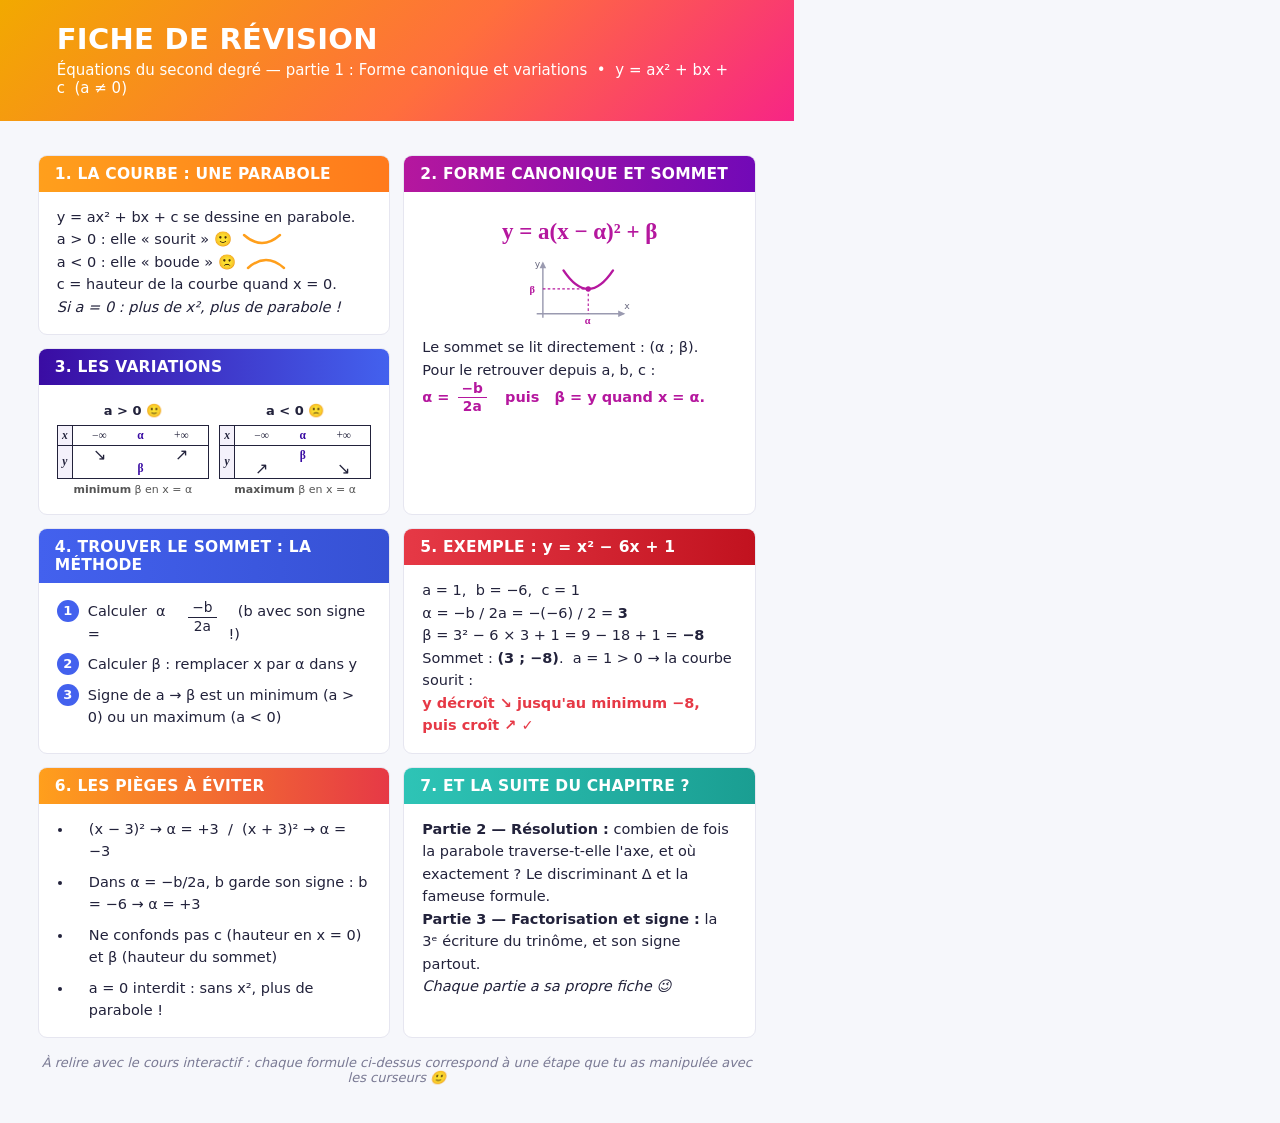
<file: maths/second-degre/fiche-source.html>
<!DOCTYPE html>
<html lang="fr">
<head>
<meta charset="UTF-8">
<title>Fiche de révision — Forme canonique et variations</title>
<style>
  @page{ size:A4; margin:0; }
  :root{
    --bleu:#4361ee; --violet:#7209b7; --rose:#f72585; --vert:#2ec4b6;
    --orange:#ff9f1c; --rouge:#e63946; --magenta:#b5179e; --fond:#f6f7fb; --encre:#22223b;
  }
  *{box-sizing:border-box;}
  html,body{margin:0;padding:0;}
  body{font-family:"Segoe UI",system-ui,-apple-system,Helvetica,Arial,sans-serif;color:var(--encre);background:var(--fond);width:210mm;min-height:297mm;}
  .page{width:210mm;min-height:297mm;background:var(--fond);}
  .entete{background:linear-gradient(135deg,#F2A900,#FF6F3C 55%,#f72585);color:#fff;padding:22px 34px 24px 15mm;position:relative;}
  .entete h1{margin:0 0 5px;font-size:29px;letter-spacing:.3px;}
  .entete p{margin:0;font-size:15px;}
  .contenu{padding:9mm 10mm 5mm;}
  .grille{display:grid;grid-template-columns:1fr 1fr;gap:13px;}
  .grille.pleine{grid-template-columns:1fr;}
  .boite{background:#fff;border-radius:9px;overflow:hidden;border:1px solid #e6e6f0;margin-bottom:13px;}
  .titre-boite{color:#fff;font-weight:700;font-size:15.5px;padding:9px 16px;letter-spacing:.2px;}
  .corps-boite{padding:14px 18px 16px;font-size:14.5px;line-height:1.55;}
  .t-orange{background:linear-gradient(90deg,#ff9f1c,#ff7a1c);}
  .t-magenta{background:linear-gradient(90deg,#b5179e,#7209b7);}
  .t-violet{background:linear-gradient(90deg,#7209b7,#560a86);}
  .t-vert{background:linear-gradient(90deg,#2ec4b6,#1a9e92);}
  .t-bleu{background:linear-gradient(90deg,#4361ee,#3651d4);}
  .t-rouge{background:linear-gradient(90deg,#e63946,#c1121f);}
  .t-orouge{background:linear-gradient(90deg,#ff9f1c,#e63946);}
  .t-indigo{background:linear-gradient(90deg,#3a0ca3,#4361ee);}
  /* Mini tableaux de variations (boîte 3) */
  .tv-duo{display:grid;grid-template-columns:1fr 1fr;gap:10px;margin-top:2px;}
  .tv-cas{font-weight:700;text-align:center;margin-bottom:3px;font-size:13px;}
  .tabvar-mini{width:100%;border-collapse:collapse;font-family:Georgia,"Times New Roman",serif;font-size:11.5px;}
  .tabvar-mini th,.tabvar-mini td{border:1px solid var(--encre);padding:1px 4px;text-align:center;}
  .tabvar-mini th{font-style:italic;width:15px;background:#f4f1fb;}
  .tv-fx{display:flex;justify-content:space-around;align-items:stretch;}
  .tv-var .tv-fx{height:30px;}
  .tv-fx .fl{font-size:16px;line-height:1;}
  .tv-fx .h{align-self:flex-start;} .tv-fx .b{align-self:flex-end;}
  .tv-fx .val{font-weight:700;color:#3a0ca3;}
  .tv-note{text-align:center;font-size:11px;color:#555;margin-top:2px;}
  .formule-grande{font-family:Georgia,"Times New Roman",serif;font-size:23px;font-weight:700;text-align:center;margin:8px 0;}
  .formule-violet{color:var(--violet);} .formule-magenta{color:var(--magenta);}
  .frac{display:inline-block;vertical-align:middle;text-align:center;margin:0 6px;}
  .frac .haut{display:block;border-bottom:2px solid var(--encre);padding:0 8px 2px;}
  .frac .bas{display:block;padding:2px 8px 0;}
  .frac.vert .haut{border-color:#1a9e92;color:#1a9e92;}
  .frac.vert .bas{color:#1a9e92;}
  .frac-mini{display:inline-block;vertical-align:middle;text-align:center;margin:0 3px;font-size:.95em;line-height:1.1;}
  .frac-mini .haut{display:block;border-bottom:1.5px solid currentColor;padding:0 4px 1px;}
  .frac-mini .bas{display:block;padding:1px 4px 0;}
  svg.doodle{vertical-align:middle;margin-left:6px;}
  .three{display:grid;grid-template-columns:1fr 1fr 1fr;gap:10px;margin-top:8px;}
  .three .carte{background:#f8f9fe;border-radius:8px;padding:10px 8px 8px;text-align:center;}
  .three .carte b{font-size:16px;}
  .three .carte .sol{font-size:13px;color:#555;margin-top:2px;}
  .etapes{list-style:none;margin:3px 0 0;padding:0;}
  .etapes li{display:flex;gap:9px;margin-bottom:8px;align-items:flex-start;}
  .num{flex:none;width:22px;height:22px;border-radius:50%;background:var(--bleu);color:#fff;font-size:13px;font-weight:700;display:flex;align-items:center;justify-content:center;}
  .verif{color:var(--rouge);font-weight:700;}
  .puce{margin:0 0 8px;padding-left:16px;}
  .pied{text-align:center;font-size:13px;font-style:italic;color:#7a7a94;margin-top:4px;}
  em{font-style:italic;}
</style>
</head>
<body>
<div class="page">

  <div class="entete">
    <h1>FICHE DE RÉVISION</h1>
    <p>Équations du second degré — partie 1 : Forme canonique et variations&nbsp;&nbsp;•&nbsp;&nbsp;y = ax² + bx + c&nbsp;&nbsp;(a ≠ 0)</p>
  </div>

  <div class="contenu">

  <div class="grille">
    <div>
      <div class="boite">
        <div class="titre-boite t-orange">1. LA COURBE : UNE PARABOLE</div>
        <div class="corps-boite">
          y = ax² + bx + c se dessine en parabole.<br>
          a &gt; 0 : elle « sourit » 🙂
          <svg class="doodle" width="40" height="18" viewBox="0 0 40 18"><path d="M2,4 Q20,20 38,4" fill="none" stroke="#ff9f1c" stroke-width="2.4" stroke-linecap="round"/></svg><br>
          a &lt; 0 : elle « boude » 🙁
          <svg class="doodle" width="40" height="18" viewBox="0 0 40 18"><path d="M2,14 Q20,-2 38,14" fill="none" stroke="#ff9f1c" stroke-width="2.4" stroke-linecap="round"/></svg><br>
          c = hauteur de la courbe quand x = 0.<br>
          <em>Si a = 0 : plus de x², plus de parabole !</em>
        </div>
      </div>

      <div class="boite">
        <div class="titre-boite t-indigo">3. LES VARIATIONS</div>
        <div class="corps-boite">
          <div class="tv-duo">
            <div>
              <div class="tv-cas">a &gt; 0 🙂</div>
              <table class="tabvar-mini">
                <tr><th>x</th><td><div class="tv-fx"><span>−∞</span><span class="val">α</span><span>+∞</span></div></td></tr>
                <tr class="tv-var"><th>y</th><td><div class="tv-fx"><span class="fl h">↘</span><span class="val b">β</span><span class="fl h">↗</span></div></td></tr>
              </table>
              <div class="tv-note"><b>minimum</b> β en x = α</div>
            </div>
            <div>
              <div class="tv-cas">a &lt; 0 🙁</div>
              <table class="tabvar-mini">
                <tr><th>x</th><td><div class="tv-fx"><span>−∞</span><span class="val">α</span><span>+∞</span></div></td></tr>
                <tr class="tv-var"><th>y</th><td><div class="tv-fx"><span class="fl b">↗</span><span class="val h">β</span><span class="fl b">↘</span></div></td></tr>
              </table>
              <div class="tv-note"><b>maximum</b> β en x = α</div>
            </div>
          </div>
        </div>
      </div>
    </div>

    <div class="boite">
      <div class="titre-boite t-magenta">2. FORME CANONIQUE ET SOMMET</div>
      <div class="corps-boite">
        <div class="formule-grande formule-magenta">y = a(x − α)² + β</div>
        <div style="text-align:center;margin:0 0 6px">
          <svg width="108" height="66" viewBox="0 0 100 64">
            <line x1="8" y1="54" x2="92" y2="54" stroke="#9a9ab0" stroke-width="1.4"/>
            <path d="M87,50.8 L94,54 L87,57.2 Z" fill="#9a9ab0"/>
            <line x1="14" y1="58" x2="14" y2="6" stroke="#9a9ab0" stroke-width="1.4"/>
            <path d="M10.8,10 L14,3.5 L17.2,10 Z" fill="#9a9ab0"/>
            <text x="93" y="49" font-size="9" fill="#6a6a80">x</text>
            <text x="6" y="9" font-size="9" fill="#6a6a80">y</text>
            <line x1="58" y1="30" x2="58" y2="54" stroke="#b5179e" stroke-width="1.1" stroke-dasharray="2.5,2.2"/>
            <line x1="14" y1="30" x2="58" y2="30" stroke="#b5179e" stroke-width="1.1" stroke-dasharray="2.5,2.2"/>
            <path d="M34,12 Q58,48 82,12" fill="none" stroke="#b5179e" stroke-width="2.3" stroke-linecap="round"/>
            <circle cx="58" cy="30" r="2.5" fill="#b5179e"/>
            <text x="54.5" y="64" font-size="10" font-weight="700" fill="#b5179e" font-family="Georgia,serif">α</text>
            <text x="1" y="34" font-size="10" font-weight="700" fill="#b5179e" font-family="Georgia,serif">β</text>
          </svg>
        </div>
        Le sommet se lit directement : (α ; β).<br>
        Pour le retrouver depuis a, b, c :<br>
        <b style="color:var(--magenta)">α = <span class="frac-mini"><span class="haut">−b</span><span class="bas">2a</span></span>&nbsp;&nbsp;&nbsp;puis&nbsp;&nbsp;&nbsp;β = y quand x = α.</b>
      </div>
    </div>
  </div>

  <div class="grille">
    <div class="boite">
      <div class="titre-boite t-bleu">4. TROUVER LE SOMMET : LA MÉTHODE</div>
      <div class="corps-boite">
        <ol class="etapes">
          <li><span class="num">1</span> Calculer&nbsp; α = <span class="frac-mini"><span class="haut">−b</span><span class="bas">2a</span></span>&nbsp; (b avec son signe !)</li>
          <li><span class="num">2</span> Calculer β : remplacer x par α dans y</li>
          <li><span class="num">3</span> Signe de a → β est un minimum (a &gt; 0) ou un maximum (a &lt; 0)</li>
        </ol>
      </div>
    </div>

    <div class="boite">
      <div class="titre-boite t-rouge">5. EXEMPLE : y = x² − 6x + 1</div>
      <div class="corps-boite">
        a = 1, &nbsp;b = −6, &nbsp;c = 1<br>
        α = −b / 2a = −(−6) / 2 = <b>3</b><br>
        β = 3² − 6 × 3 + 1 = 9 − 18 + 1 = <b>−8</b><br>
        Sommet : <b>(3 ; −8)</b>. &nbsp;a = 1 &gt; 0 → la courbe sourit :<br>
        <span class="verif">y décroît ↘ jusqu'au minimum −8, puis croît ↗ ✓</span>
      </div>
    </div>
  </div>

  <div class="grille">
    <div class="boite">
      <div class="titre-boite t-orouge">6. LES PIÈGES À ÉVITER</div>
      <div class="corps-boite">
        <ul style="margin:0;padding-left:16px;">
          <li class="puce">(x − 3)² → α = +3&nbsp;&nbsp;/&nbsp;&nbsp;(x + 3)² → α = −3</li>
          <li class="puce">Dans α = −b/2a, b garde son signe : b = −6 → α = +3</li>
          <li class="puce">Ne confonds pas c (hauteur en x = 0) et β (hauteur du sommet)</li>
          <li class="puce" style="margin-bottom:0">a = 0 interdit : sans x², plus de parabole !</li>
        </ul>
      </div>
    </div>

    <div class="boite">
      <div class="titre-boite t-vert">7. ET LA SUITE DU CHAPITRE ?</div>
      <div class="corps-boite">
        <b>Partie 2 — Résolution :</b> combien de fois la parabole traverse-t-elle l'axe, et où exactement ? Le discriminant Δ et la fameuse formule.<br>
        <b>Partie 3 — Factorisation et signe :</b> la 3ᵉ écriture du trinôme, et son signe partout.<br>
        <em>Chaque partie a sa propre fiche 😉</em>
      </div>
    </div>
  </div>

  <p class="pied">À relire avec le cours interactif : chaque formule ci-dessus correspond à une étape que tu as manipulée avec les curseurs 🙂</p>

  </div>
</div>
</body>
</html>
</file>
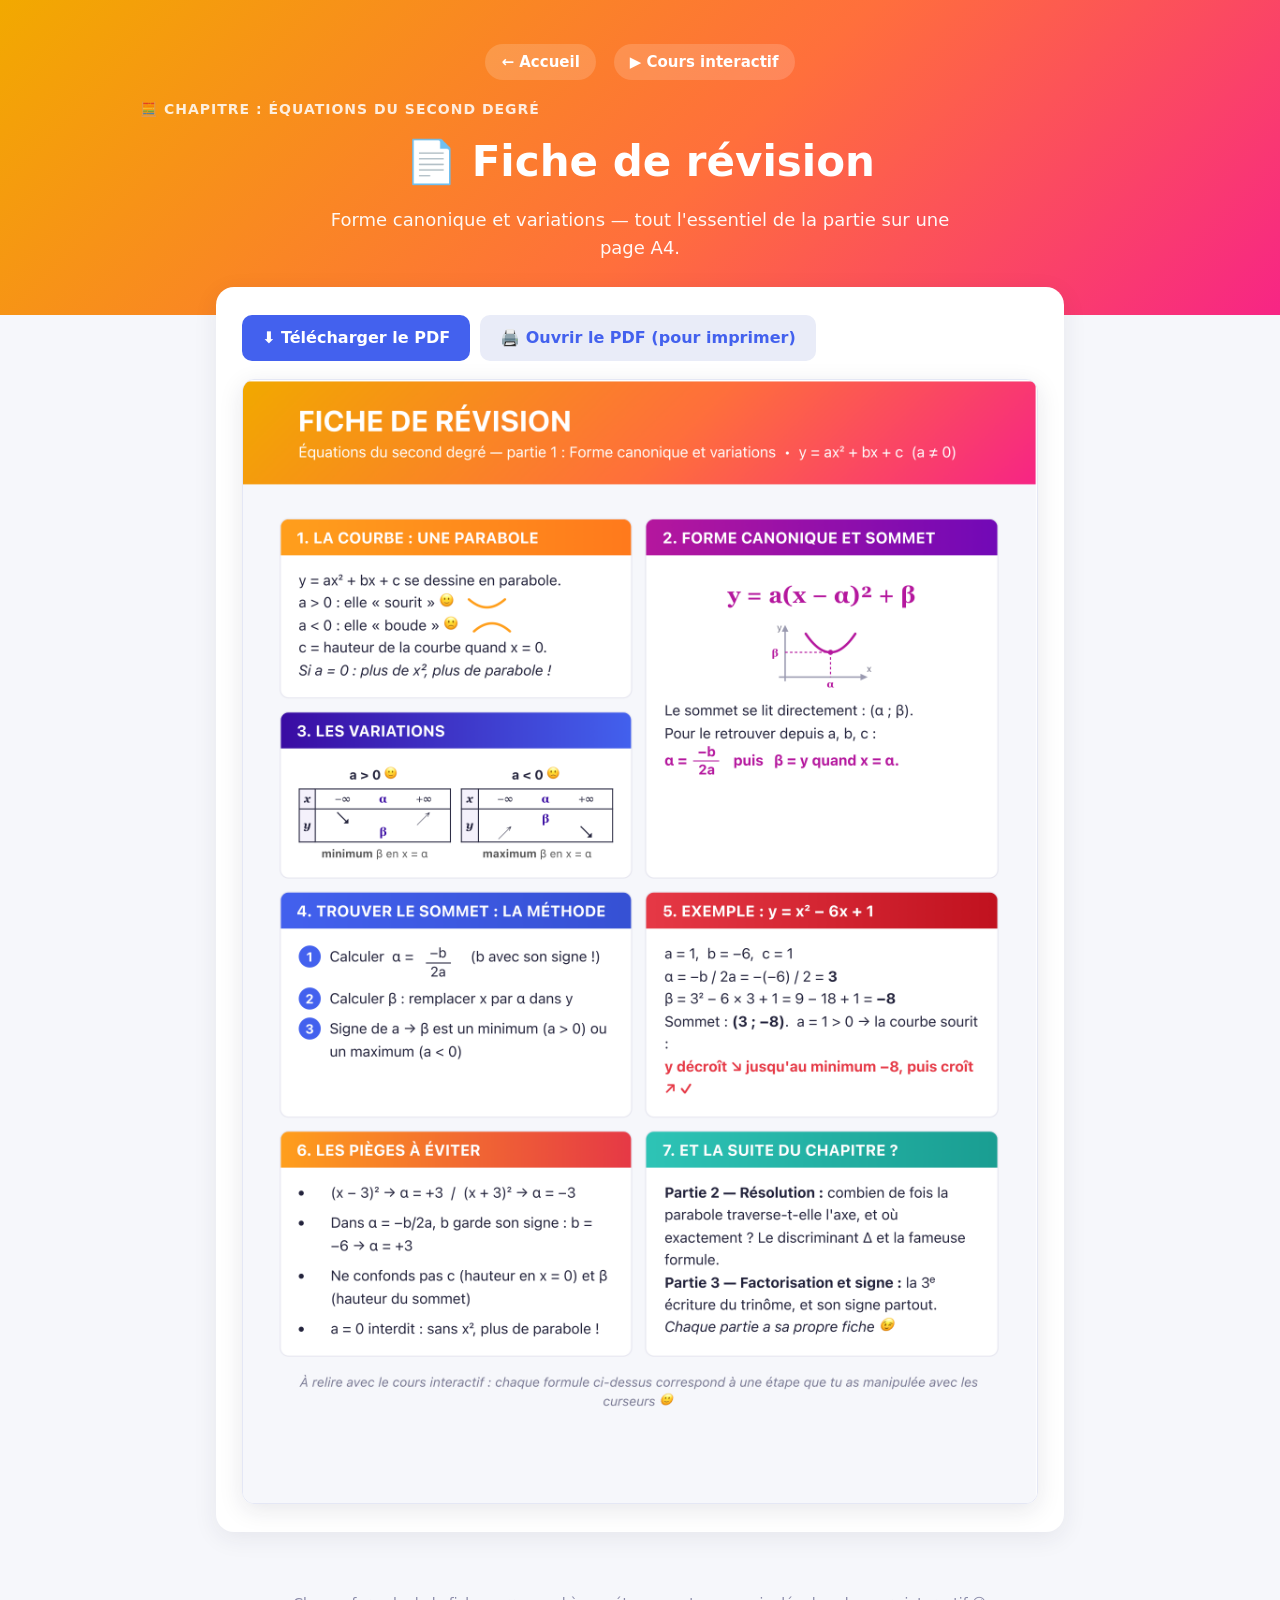
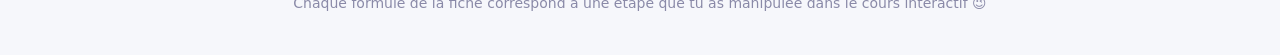
<file: maths/second-degre/fiche.html>
<!DOCTYPE html>
<html lang="fr">
<head>
<meta charset="UTF-8">
<meta name="viewport" content="width=device-width, initial-scale=1.0">
<title>Fiche de révision — Forme canonique et variations</title>
<link rel="stylesheet" href="../../assets/site.css">
<style>
  /* Cette page appartient au chapitre "maths" : bannière dans la couleur de la matière (jaune), au lieu du dégradé générique du site. */
  header{background:linear-gradient(135deg,#F2A900,#FF6F3C 55%,#f72585);}
</style>
</head>
<body>

<header>
  <nav class="nav-site">
    <a href="../../index.html">← Accueil</a>
    <a href="cours.html">▶️ Cours interactif</a>
  </nav>
  <p class="fil-chapitre">🧮 Chapitre : Équations du second degré</p>
  <h1>📄 Fiche de révision</h1>
  <p>Forme canonique et variations — tout l'essentiel de la partie sur une page A4.</p>
</header>

<main>
  <section>
    <div class="boutons" style="margin-bottom:18px">
      <a class="btn btn-cours" href="maths-second-degre-fiche.pdf" download>⬇️ Télécharger le PDF</a>
      <a class="btn btn-fiche" href="maths-second-degre-fiche.pdf" target="_blank" rel="noopener">🖨️ Ouvrir le PDF (pour imprimer)</a>
    </div>
    <img class="fiche-img" src="fiche.png" alt="Fiche de révision : forme canonique et variations (chapitre Équations du second degré). 1. La courbe : une parabole. 2. Forme canonique et sommet. 3. Les variations (tableaux pour a > 0 et a < 0). 4. Le discriminant Δ = b² − 4ac. 5. Les solutions x = (−b ± √Δ)/2a. 6. La méthode en 4 étapes. 7. Exemple x² − x − 6 = 0. 8. Les pièges à éviter.">
  </section>
</main>

<footer>Chaque formule de la fiche correspond à une étape que tu as manipulée dans le cours interactif 😉</footer>

</body>
</html>
</file>
<file: assets/site.css>
/* Style commun du site de révisions — même palette que les cours interactifs */
:root{
  --bleu:#4361ee; --violet:#7209b7; --rose:#f72585; --vert:#2ec4b6;
  --orange:#ff9f1c; --rouge:#e63946; --magenta:#b5179e; --fond:#f6f7fb; --encre:#22223b;
}
*{box-sizing:border-box;}
body{margin:0;font-family:"Segoe UI",system-ui,-apple-system,sans-serif;background:var(--fond);color:var(--encre);line-height:1.6;}
header{background:linear-gradient(135deg,#4361ee,#7209b7 60%,#f72585);color:#fff;padding:44px 20px 52px;text-align:center;}
header h1{margin:0 0 10px;font-size:clamp(26px,4.5vw,42px);}
header p{margin:0 auto;max-width:640px;font-size:18px;opacity:.95;}
.nav-site{display:flex;gap:18px;justify-content:center;flex-wrap:wrap;margin-bottom:18px;font-size:15px;}
.nav-site a{color:#fff;text-decoration:none;background:rgba(255,255,255,.16);border-radius:999px;padding:6px 16px;font-weight:600;}
.nav-site a:hover{background:rgba(255,255,255,.3);}
/* Fil d'Ariane des pages de partie : rappelle le chapitre au-dessus du titre */
header .fil-chapitre{margin:0 0 8px;font-size:14px;font-weight:700;letter-spacing:1px;text-transform:uppercase;opacity:.85;}
main{max-width:880px;margin:-28px auto 60px;padding:0 16px;}
section{background:#fff;border-radius:18px;padding:28px 26px;margin-bottom:26px;box-shadow:0 6px 24px rgba(34,34,59,.08);}
h2{margin:0 0 6px;font-size:24px;}
.chip{display:inline-block;background:var(--bleu);color:#fff;border-radius:999px;padding:2px 14px;font-size:14px;font-weight:600;margin-bottom:8px;}

/* Accueil : hiérarchie matière (badge) → chapitre (titre) → parties (cartes) */
.chapitre-titre{margin:16px 0 0;font-size:21px;}
.partie{border:1px solid #e4e7f5;border-radius:14px;padding:20px 22px;margin-top:12px;}
.partie h4{margin:0 0 6px;font-size:19px;}
.partie p{margin:0 0 14px;font-size:15.5px;color:#4a4a68;}
.boutons{display:flex;flex-wrap:wrap;gap:10px;}
.btn{display:inline-block;text-decoration:none;text-align:center;border-radius:10px;padding:10px 20px;font-size:16px;font-weight:600;transition:transform .1s, box-shadow .2s;}
.btn:hover{transform:translateY(-1px);box-shadow:0 4px 12px rgba(67,97,238,.35);}
.btn-cours{background:var(--bleu);color:#fff;}
.btn-fiche{background:#e9ecf8;color:var(--bleu);}
.btn-pdf{background:#e9fbf8;color:#0a7c72;}
.a-venir{color:#8a8aa8;font-style:italic;font-size:15px;margin-top:14px;}

/* Page fiche */
.fiche-img{width:100%;height:auto;display:block;border:1px solid #e4e7f5;border-radius:12px;box-shadow:0 6px 24px rgba(34,34,59,.10);}

footer{text-align:center;color:#8a8aa8;font-size:14px;padding:0 16px 40px;}
</file>
